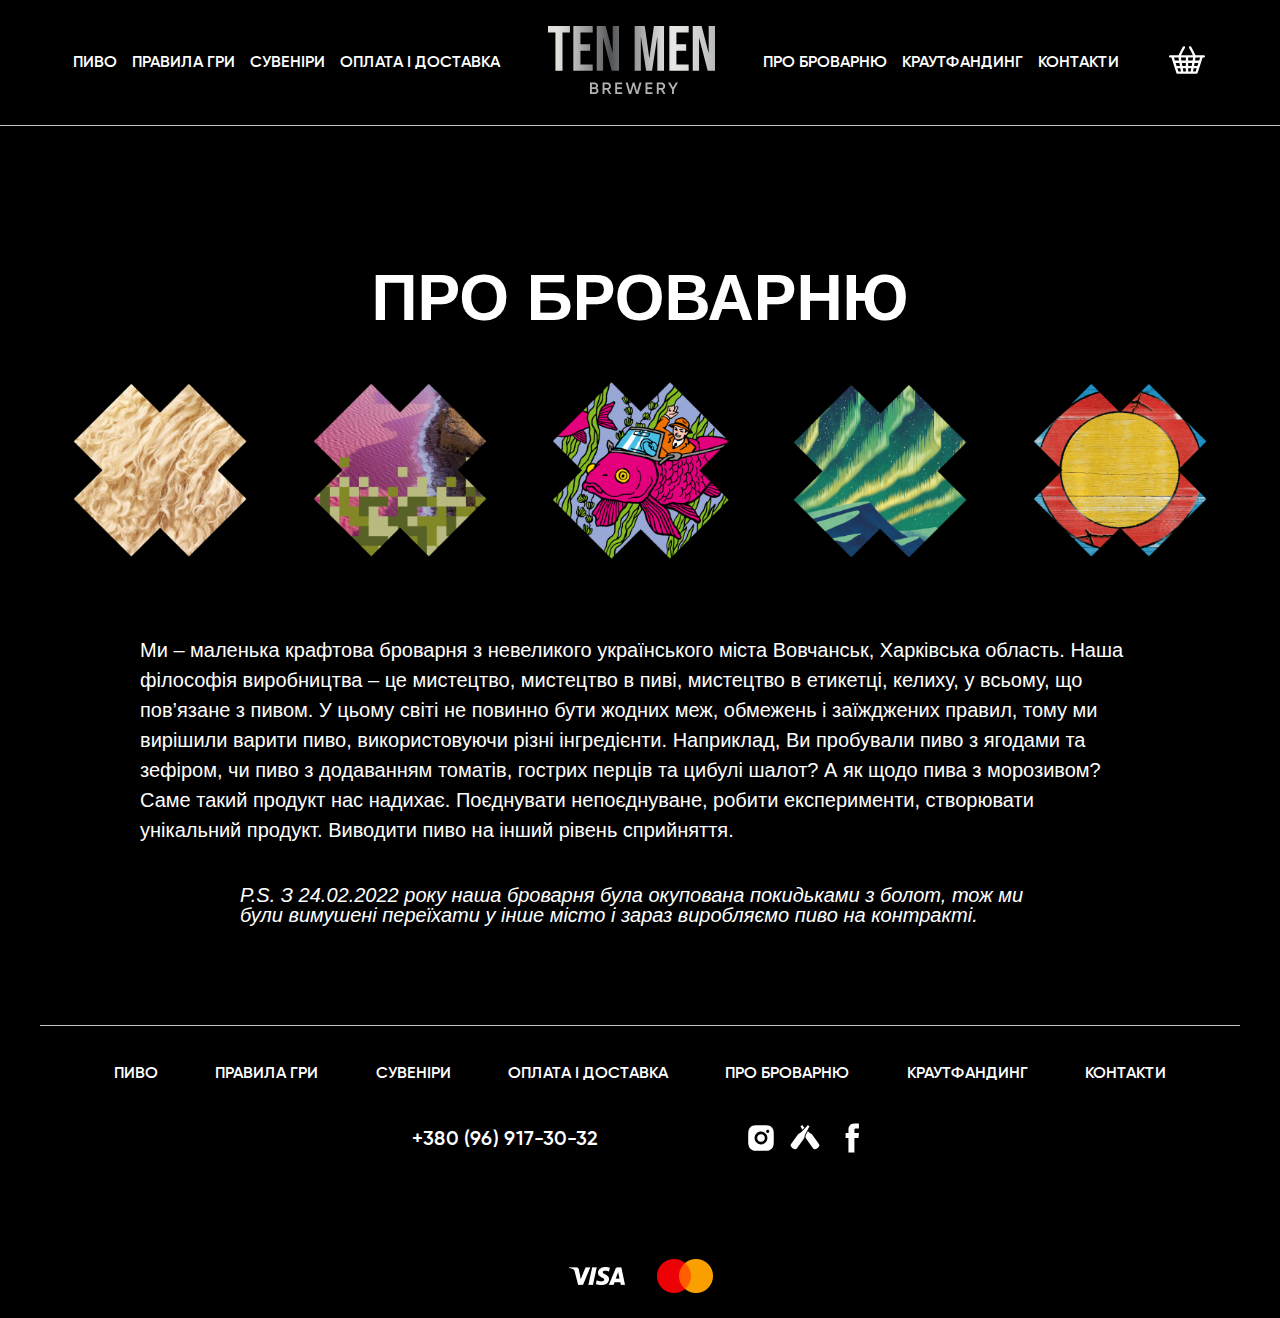
<file: about.html>
<!DOCTYPE html>
<html lang="en">
<head>
    <meta charset="UTF-8">
    <meta name="viewport" content="width=device-width, initial-scale=1.0">
    <title>About</title>
    <link rel="stylesheet" href="./css/main.css">
    <link rel="stylesheet" href="./css/about.css">
</head>
<body>
    <div class="wrapper">
        <header class="header">
            <div class="container">
                <nav class="menu">
                    <button class="menu__btn">
                        <span></span>
                        <span></span>
                        <span></span>
                    </button>
                    <div class="menu__left">
                        <ul class="menu-list">
                                <li class="menu__list-item">
                                <a href="./beerlist.html" class="menu__list-link green">
                                    Пиво
                                </a>
                            </li>
                            <li class="menu__list-item">
                                <a href="#" class="menu__list-link red">
                                    Правила гри
                                </a>
                            </li>
                            <li class="menu__list-item">
                                <a href="#" class="menu__list-link orange">
                                    Cувеніри
                                </a>
                            </li>
                            
                            <li class="menu__list-item">
                                <a href="./delivery-inform.html" class="menu__list-link light_green">
                                    Оплата і доставка
                                </a>
                            </li>
                        </ul>
                    </div>
                        <div class="logo__container">
                            <a href="./index.html" class="menu__list-logo">
                                <img class="Logo" src="./img/main-img/logo.svg" alt="Logo">
                            </a>
                        </div>
                        <div class="menu__right">
                            <ul class="menu-list">
                                <li class="menu__list-item">
                                    <a href="#" class="menu__list-link blue">
                                        Про броварню
                                    </a>
                                </li>
                                <li class="menu__list-item">
                                    <a href="#" class="menu__list-link violet">
                                        краутфандинг
                                    </a>
                                </li>
                                <li class="menu__list-item">
                                    <a href="./contacts.html" class="menu__list-link pink">
                                        контакти
                                    </a>
                                </li>
                            </ul>
                       
                        </div>
                        <li class="menu__list-shop js-cart-btn  ">
                            <a href="./basket.html">
                                <svg width="40" height="40" viewBox="0 0 40 40" fill="none" xmlns="http://www.w3.org/2000/svg">
                                <path d="M36.8534 15.1729L28.5133 15.1643C27.1933 12.2832 25.7438 9.46624 24.1649 6.71357C23.8466 6.15906 23.0906 5.96811 22.5409 6.28924C21.9818 6.61576 21.7957 7.35367 22.115 7.91142C23.471 10.2781 24.7321 12.6948 25.8983 15.1614H25.4191L14.1075 15.1499C15.2739 12.69 16.5331 10.2773 17.885 7.91178C18.2032 7.35511 18.0157 6.61432 17.4591 6.28924C16.9026 5.96415 16.1545 6.15726 15.8351 6.71465C14.2627 9.45916 12.8159 12.2698 11.495 15.1467L7.32797 15.1424L3.14656 15.1381C1.61907 15.1381 1.61655 17.5075 3.14656 17.5093H4.462C4.4687 17.5504 4.47748 17.591 4.48828 17.6312L8.77805 31.0377C8.98133 31.6735 9.18461 32.3088 9.38789 32.9436C9.42011 33.0415 9.46373 33.1353 9.51785 33.223C9.68813 33.5736 10.0219 33.8387 10.5323 33.8394L27.1053 33.8653L29.4677 33.8689C30.0746 33.8689 30.4368 33.4945 30.5613 33.0418C30.6182 32.9527 30.6638 32.8569 30.6971 32.7566L35.1341 19.1085C35.304 18.5868 35.4737 18.0649 35.6431 17.5428H36.8534C38.3809 17.5456 38.3834 15.1744 36.8534 15.1729ZM26.12 17.532C25.9431 18.5362 25.7665 19.5407 25.5901 20.5455L24.0835 20.5437L21.1988 20.5404C21.1988 19.8931 21.1994 19.2466 21.2006 18.6007C21.2006 18.2425 21.2006 17.8846 21.2006 17.5269L26.12 17.532ZM30.422 25.9352L27.0427 25.9306C27.2193 24.9265 27.396 23.9226 27.5726 22.9189L29.4968 22.921L31.4012 22.9232C31.0741 23.9279 30.7473 24.9323 30.4209 25.9363L30.422 25.9352ZM24.644 25.928L23.384 25.9262L21.1927 25.9234C21.1927 24.9198 21.1936 23.9162 21.1956 22.9124L25.1721 22.9171C24.9957 23.9208 24.8197 24.9245 24.644 25.928ZM23.6648 31.4894L21.188 31.4847C21.188 30.421 21.189 29.3574 21.1909 28.2939L24.2264 28.2978L23.91 30.0977C23.8281 30.562 23.7464 31.0259 23.6648 31.4894ZM16.3334 31.4778C16.1462 30.4141 15.9591 29.3504 15.7721 28.2867H16.616L18.8167 28.2896L18.8145 30.4832V31.4793L16.3334 31.4778ZM8.66537 22.898L12.427 22.9023L12.9548 25.9108H12.1376L9.62693 25.9072C9.30581 24.9039 8.98481 23.9008 8.66393 22.898H8.66537ZM14.8271 22.9052H15.919L18.8232 22.9088C18.8232 23.9121 18.8222 24.9155 18.8203 25.9191L15.356 25.9151L14.8271 22.9052ZM18.8286 17.5255L18.8253 20.5386L14.4103 20.5336C14.2663 19.7132 14.1223 18.8931 13.9783 18.0732L13.88 17.5205H14.582L18.8286 17.5255ZM11.4802 17.5179C11.6566 18.522 11.8331 19.5262 12.0098 20.5307L10.5057 20.5289L7.90397 20.5257L7.38665 18.9075C7.23761 18.4421 7.08869 17.9769 6.93989 17.5118L11.4802 17.5179ZM11.4082 31.4707C11.0677 30.4069 10.7272 29.3433 10.3869 28.2799L13.3727 28.2838C13.5167 29.0989 13.6601 29.914 13.8029 30.7291C13.8466 30.9778 13.8903 31.2262 13.934 31.4746H12.8957L11.4082 31.4707ZM26.0649 31.4933C26.2517 30.4296 26.4387 29.366 26.6262 28.3025H27.8635L29.6516 28.305L29.0436 30.175C28.8996 30.6152 28.7565 31.0552 28.6145 31.4951L26.0649 31.4933ZM32.1705 20.5527L27.9884 20.5491C28.0964 19.9341 28.2044 19.319 28.3124 18.7036L28.518 17.5356L32.6717 17.5399H33.1501C32.8235 18.5449 32.497 19.5491 32.1705 20.5527Z" fill="white" />
                                </svg>
                            </a>
                        </li>
                </nav>
                <div class="side-menu" id="sideMenu">
                    <span class="close-icon" onclick="toggleMenu()">&#10005;</span>
                    <ul class="menu-list side__menu-list">
                        <li class="menu__list-item">
                        <a href="./beerlist.html" class="menu__list-link green">
                            Пиво
                        </a>
                    </li>
                    <li class="menu__list-item">
                        <a href="#" class="menu__list-link red">
                            Правила гри
                        </a>
                    </li>
                    <li class="menu__list-item">
                        <a href="#" class="menu__list-link orange">
                            Cувеніри
                        </a>
                    </li>
                    
                    <li class="menu__list-item">
                        <a href="./delivery-inform.html" class="menu__list-link light_green">
                            Оплата і доставка
                        </a>
                    </li>
                    <li class="menu__list-item">
                        <a href="#" class="menu__list-link blue">
                            Про броварню
                        </a>
                    </li>
                    <li class="menu__list-item">
                        <a href="#" class="menu__list-link violet">
                            краутфандинг
                        </a>
                    </li>
                    <li class="menu__list-item">
                        <a href="./contacts.html" class="menu__list-link pink">
                            контакти
                        </a>
                    </li>
                </ul>
                </div>
            </div>
        </header>
        <main class="main">
            <section class="about">
                <div class="container"> 
                    <div class="about__content">
                        <div class="cart-shop js-cart">
                            <div class="cart__contetn-top">
                                <h1 class="cart-title">
                                    Ваше замовлення
                                </h1>
                                <div class="cart__close js-close-cart">
                                    <svg width="30" height="30" viewBox="0 0 30 30" fill="none" xmlns="http://www.w3.org/2000/svg">
                                        <path d="M25 7.67371L22.3263 5L15 12.3263L7.67371 5L5 7.67371L12.3263 15L5 22.3263L7.67371 25L15 17.6737L22.3263 25L25 22.3263L17.6737 15L25 7.67371Z" fill="white" />
                                      </svg>
                                </div>
                            </div>
                            <div class="cart__content">
                                <p class="cart-message">
                                    У кошику немає товарів!
                                </p>
                                <a href="./beerlist.html" class="cart-link">
                                    Продовжити покупки
                                </a>
                            </div>

                        </div>
                        <h1 class="title">
                            Про броварню
                        </h1>
                        <ul class="about__cards">
                            <li class="about__card">
                                <img src="./img/about-img/about-card1.png" alt="About-card">
                            </li>
                            <li class="about__card">
                                <img src="./img/about-img/about-card2.png" alt="About-card">
                            </li>
                            <li class="about__card">
                                <img src="./img/about-img/about-card3.png" alt="About-card">
                            </li>
                            <li class="about__card">
                                <img src="./img/about-img/about-card4.png" alt="About-card">
                            </li>
                            <li class="about__card">
                                <img src="./img/about-img/about-card5.png" alt="About-card">
                            </li>
                        </ul>
                        <p class="about__text">
                            Ми – маленька крафтова броварня з невеликого українського міста Вовчанськ,
                            Харківська область. Наша філософія виробництва – це мистецтво, мистецтво в пиві,
                            мистецтво в етикетці, келиху, у всьому, що пов’язане з пивом.
                            У цьому світі не повинно бути жодних меж, обмежень і заїжджених правил,
                            тому ми вирішили варити пиво, використовуючи різні інгредієнти.
                            Наприклад, Ви пробували пиво з ягодами та зефіром, чи пиво з додаванням томатів,
                            гострих перців та цибулі шалот? А як щодо пива з морозивом? Саме такий продукт нас надихає.
                            Поєднувати непоєднуване, робити експерименти, створювати унікальний продукт.
                            Виводити пиво на інший рівень сприйняття.
                        </p>
                        <p class="about__prev">
                            P.S. З 24.02.2022 року наша броварня була окупована покидьками з болот,
                            тож ми були вимушені переїхати у інше місто і зараз виробляємо пиво на контракті.
                        </p>
                    </div>
                </div>
            </section>
            
        </main>
        <footer class="footer">
            <div class="container">
                <div class="footer__content">
                    <nav class="footer-menu">
                        <ul class="menu-list footer__menu-list">
                            <li class="menu__list-item">
                                <a href="./beerlist.html" class="menu__list-link green">
                                    Пиво
                                </a>
                            </li>
                            <li class="menu__list-item">
                                <a href="#" class="menu__list-link red">
                                    Правила гри
                                </a>
                            </li>
                            <li class="menu__list-item">
                                <a href="#" class="menu__list-link orange">
                                    Cувеніри
                                </a>
                            </li>
                            <li class="menu__list-item">
                                <a href="./delivery-inform.html" class="menu__list-link light_green">
                                    Оплата і доставка
                                </a>
                            </li>
                            <li class="menu__list-item">
                                <a href="#" class="menu__list-link blue">
                                    Про броварню
                                </a>
                            </li>
                            <li class="menu__list-item">
                                <a href="#" class="menu__list-link violet">
                                    краутфандинг
                                </a>
                            </li>
                            <li class="menu__list-item">
                                <a href="./contacts.html" class="menu__list-link pink">
                                    контакти
                                </a>
                            </li>
                        </ul>
                    </nav>
                    <ul class="footer__contacts">
                        <li class="footer__contact">
                            <a href="tel:380969173032"  class="footer__contact-number">
                                +380 (96) 917-30-32
                            </a>
                            <ul class="footer__social-list">
                                <li class="social__list-item">
                                    <a href="#" class="social__list-link">
                                        <svg width="26" height="26" viewBox="0 0 26 26" fill="none" xmlns="http://www.w3.org/2000/svg">
                                        <path d="M13 0.200012C16.4777 0.200012 16.9116 0.212812 18.2761 0.276812C19.6393 0.340812 20.5673 0.554572 21.384 0.872012C22.2288 1.19713 22.9404 1.63745 23.6521 2.34785C24.303 2.98772 24.8066 3.76173 25.128 4.61601C25.4441 5.43137 25.6592 6.36065 25.7232 7.72385C25.7833 9.08833 25.8 9.52225 25.8 13C25.8 16.4778 25.7872 16.9117 25.7232 18.2762C25.6592 19.6394 25.4441 20.5674 25.128 21.384C24.8075 22.2388 24.3038 23.013 23.6521 23.6522C23.0121 24.3028 22.2381 24.8064 21.384 25.128C20.5686 25.4442 19.6393 25.6592 18.2761 25.7232C16.9116 25.7834 16.4777 25.8 13 25.8C9.52219 25.8 9.08827 25.7872 7.72379 25.7232C6.36059 25.6592 5.43259 25.4442 4.61595 25.128C3.76133 24.8073 2.98719 24.3036 2.34779 23.6522C1.69679 23.0124 1.19314 22.2384 0.871951 21.384C0.554511 20.5687 0.340751 19.6394 0.276751 18.2762C0.216591 16.9117 0.199951 16.4778 0.199951 13C0.199951 9.52225 0.212751 9.08833 0.276751 7.72385C0.340751 6.35937 0.554511 5.43265 0.871951 4.61601C1.19225 3.7612 1.69602 2.98698 2.34779 2.34785C2.98737 1.69663 3.76146 1.19295 4.61595 0.872012C5.43259 0.554572 6.35931 0.340812 7.72379 0.276812C9.08827 0.216652 9.52219 0.200012 13 0.200012ZM13 6.60001C11.3026 6.60001 9.6747 7.2743 8.47447 8.47453C7.27424 9.67476 6.59995 11.3026 6.59995 13C6.59995 14.6974 7.27424 16.3253 8.47447 17.5255C9.6747 18.7257 11.3026 19.4 13 19.4C14.6973 19.4 16.3252 18.7257 17.5254 17.5255C18.7257 16.3253 19.4 14.6974 19.4 13C19.4 11.3026 18.7257 9.67476 17.5254 8.47453C16.3252 7.2743 14.6973 6.60001 13 6.60001ZM21.32 6.28001C21.32 5.85567 21.1514 5.4487 20.8513 5.14864C20.5513 4.84858 20.1443 4.68001 19.72 4.68001C19.2956 4.68001 18.8886 4.84858 18.5886 5.14864C18.2885 5.4487 18.12 5.85567 18.12 6.28001C18.12 6.70436 18.2885 7.11132 18.5886 7.41138C18.8886 7.71144 19.2956 7.88001 19.72 7.88001C20.1443 7.88001 20.5513 7.71144 20.8513 7.41138C21.1514 7.11132 21.32 6.70436 21.32 6.28001ZM13 9.16001C14.0184 9.16001 14.9951 9.56458 15.7152 10.2847C16.4354 11.0049 16.84 11.9816 16.84 13C16.84 14.0184 16.4354 14.9952 15.7152 15.7153C14.9951 16.4354 14.0184 16.84 13 16.84C11.9815 16.84 11.0048 16.4354 10.2847 15.7153C9.56452 14.9952 9.15995 14.0184 9.15995 13C9.15995 11.9816 9.56452 11.0049 10.2847 10.2847C11.0048 9.56458 11.9815 9.16001 13 9.16001Z" fill="white" />
                                        </svg>
                                    </a>
                                </li>
                                <li class="social__list-item">
                                    <a href="#" class="social__list-link">
                                        <svg width="32" height="32" viewBox="0 0 32 32" fill="none" xmlns="http://www.w3.org/2000/svg">
                                        <path d="M14.8005 16.7746L7.8118 26.5341C7.45421 27.0333 6.85181 27.2961 6.24222 27.2205C5.54863 27.1341 4.59344 26.8737 3.60825 26.1657C2.62306 25.4577 2.07107 24.6345 1.76747 24.0033C1.63617 23.7314 1.58047 23.4292 1.60623 23.1283C1.63199 22.8274 1.73825 22.539 1.91387 22.2934L8.90259 12.5339C9.23522 12.0691 9.67155 11.6883 10.177 11.4215L11.5522 10.6967C11.8282 10.5515 12.0754 10.3571 12.2817 10.1231C12.9489 9.36592 14.7405 7.38235 17.9169 4.17479L17.9721 3.92039C17.9785 3.89179 17.9927 3.86549 18.013 3.84434C18.0333 3.82319 18.059 3.80799 18.0873 3.80039L18.2625 3.75599C18.2993 3.74652 18.3317 3.72437 18.3538 3.69343C18.376 3.66249 18.3866 3.62474 18.3837 3.58679L18.3657 3.3708C18.3637 3.34963 18.3661 3.32828 18.3727 3.30806C18.3792 3.28785 18.3899 3.26919 18.4039 3.25323C18.418 3.23727 18.4351 3.22435 18.4543 3.21527C18.4736 3.20618 18.4944 3.20112 18.5157 3.2004C18.7269 3.1944 19.1373 3.2556 19.7169 3.67199C20.2965 4.08839 20.4849 4.45918 20.5473 4.66078C20.5534 4.68119 20.5553 4.70264 20.5528 4.7238C20.5503 4.74497 20.5435 4.7654 20.5328 4.78384C20.5222 4.80228 20.5078 4.81834 20.4907 4.83102C20.4736 4.8437 20.454 4.85274 20.4333 4.85758L20.2233 4.91038C20.1862 4.91941 20.1535 4.94146 20.1313 4.9725C20.109 5.00355 20.0987 5.04154 20.1021 5.07957L20.1165 5.25957C20.1189 5.28878 20.1131 5.31807 20.0997 5.34415C20.0863 5.37023 20.066 5.39206 20.0409 5.40717L19.8177 5.54157C17.8029 9.58432 16.5009 11.9207 15.9981 12.7967C15.8433 13.0677 15.7389 13.3645 15.6897 13.6727L15.4437 15.2099C15.3536 15.7747 15.1334 16.3108 14.8005 16.7758V16.7746ZM30.0871 22.2922L23.0984 12.5327C22.7658 12.0679 22.3295 11.6871 21.824 11.4203L20.4489 10.6943C20.1728 10.5491 19.9256 10.3547 19.7193 10.1207C19.4867 9.85708 19.2519 9.59547 19.0149 9.33592C19.0033 9.32385 18.9891 9.31464 18.9734 9.30906C18.9576 9.30347 18.9408 9.30165 18.9242 9.30375C18.9077 9.30586 18.8918 9.31181 18.878 9.32115C18.8641 9.33049 18.8526 9.34295 18.8445 9.35752C18.1708 10.6597 17.4727 11.9492 16.7505 13.2251C16.6472 13.405 16.5777 13.6022 16.5453 13.8071C16.4757 14.2455 16.4757 14.6922 16.5453 15.1307L16.5573 15.2075C16.6473 15.7726 16.8681 16.309 17.2005 16.7734L24.1892 26.5329C24.5444 27.0285 25.1372 27.2949 25.742 27.2217C26.7008 27.0993 27.6129 26.7356 28.3928 26.1645C29.1781 25.61 29.8108 24.8662 30.2323 24.0021C30.3639 23.7303 30.4197 23.428 30.394 23.1271C30.3682 22.8261 30.263 22.5377 30.0871 22.2922ZM11.5678 4.85518L11.7778 4.90798C11.8147 4.91724 11.8472 4.93933 11.8694 4.97032C11.8916 5.00131 11.9021 5.03918 11.899 5.07718L11.8846 5.25717C11.882 5.28639 11.8877 5.31574 11.9011 5.34185C11.9145 5.36796 11.935 5.38976 11.9602 5.40477L12.1834 5.53917C12.5565 6.28676 12.9021 6.97195 13.2261 7.60434C13.2573 7.66554 13.3353 7.67634 13.3809 7.62714C13.9053 7.06435 14.5377 6.39716 15.2829 5.62557C15.3129 5.59541 15.33 5.55481 15.3307 5.5123C15.3313 5.46978 15.3155 5.42866 15.2865 5.39757C14.9085 5.01118 14.5125 4.60678 14.0841 4.17359L14.0289 3.91919C14.0228 3.89058 14.0088 3.86426 13.9884 3.84326C13.968 3.82225 13.9421 3.80739 13.9137 3.80039L13.7385 3.75599C13.7017 3.74652 13.6693 3.72437 13.6472 3.69343C13.625 3.66249 13.6144 3.62474 13.6173 3.58679L13.6353 3.3708C13.6373 3.34982 13.635 3.32867 13.6286 3.3086C13.6221 3.28854 13.6117 3.26999 13.5979 3.25407C13.5841 3.23815 13.5673 3.22518 13.5483 3.21596C13.5294 3.20673 13.5088 3.20144 13.4877 3.2004C13.2777 3.1944 12.8661 3.2544 12.2853 3.67199C11.7058 4.08839 11.5174 4.45918 11.455 4.66078C11.4488 4.68119 11.4469 4.70264 11.4494 4.7238C11.4519 4.74497 11.4587 4.7654 11.4694 4.78384C11.4801 4.80228 11.4944 4.81834 11.5115 4.83102C11.5287 4.8437 11.5482 4.85274 11.569 4.85758L11.5678 4.85518Z" fill="white" />
                                        </svg>
                                    </a>
                                </li>
                                <li class="social__list-item">
                                    <a href="#" class="social__list-link">
                                        <svg width="32" height="32" viewBox="0 0 32 32" fill="none" xmlns="http://www.w3.org/2000/svg">
                                        <path d="M22.9825 10.9256H18.4249V7.93648C18.4249 6.81393 19.1689 6.55222 19.6929 6.55222C20.2157 6.55222 22.9091 6.55222 22.9091 6.55222V1.61729L18.4797 1.60001C13.5627 1.60001 12.4437 5.28064 12.4437 7.63602V10.9256H9.6001V16.0107H12.4437C12.4437 22.5368 12.4437 30.4 12.4437 30.4H18.4249C18.4249 30.4 18.4249 22.4593 18.4249 16.0107H22.4608L22.9825 10.9256Z" fill="white" />
                                        </svg>
                                    </a>
                                </li>
                            </ul>
                        </li>
                    </ul>
                    <div class="footer__parthner">
                        <div class="footer__part-image">
                            <img src="./img/main-img/Visa.png" alt="Images-Visa">
                        </div>
                        <div class="footer__part-image">
                            <img src="./img/main-img/Mastercard.png" alt="Images-MasterCard">
                        </div>
                    </div>
                    
                </div>
            </div>
        </footer>
    </div>
    <script src="./js/main.js"></script>
    <script src="./js/adaptiveMenu.js"></script>

    
</body>
</html>
</file>
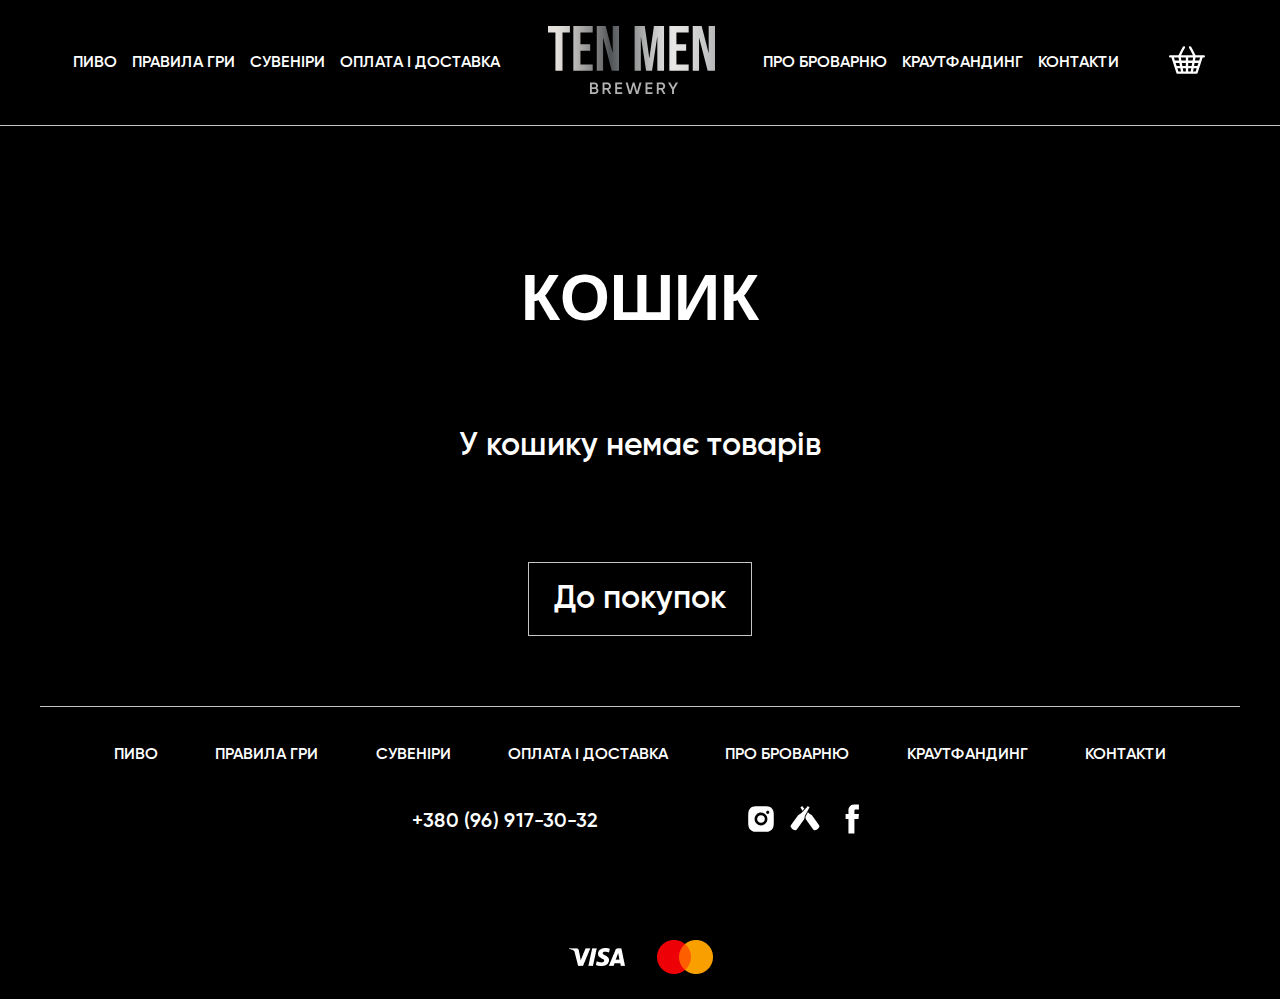
<file: basket.html>
<!DOCTYPE html>
<html lang="en">
<head>
    <meta charset="UTF-8">
    <meta name="viewport" content="width=device-width, initial-scale=1.0">
    <title>Main</title>
    <link rel="stylesheet" href="./css/main.css">
    <link rel="stylesheet" href="./css/basket.css">
    <link rel="stylesheet" href="./css/beerlist.css">
</head>
<body>
    <div class="wrapper">
        <header class="header">
            <div class="container">
                <nav class="menu">
                    <button class="menu__btn">
                        <span></span>
                        <span></span>
                        <span></span>
                    </button>
                    <div class="menu__left">
                        <ul class="menu-list">
                                <li class="menu__list-item">
                                <a href="./beerlist.html" class="menu__list-link green">
                                    Пиво
                                </a>
                            </li>
                            <li class="menu__list-item">
                                <a href="#" class="menu__list-link red">
                                    Правила гри
                                </a>
                            </li>
                            <li class="menu__list-item">
                                <a href="#" class="menu__list-link orange">
                                    Cувеніри
                                </a>
                            </li>
                            
                            <li class="menu__list-item">
                                <a href="./delivery-inform.html" class="menu__list-link light_green">
                                    Оплата і доставка
                                </a>
                            </li>
                        </ul>
                    </div>
                        <div class="logo__container">
                            <a href="./index.html" class="menu__list-logo">
                                <img class="Logo" src="./img/main-img/logo.svg" alt="Logo">
                            </a>
                        </div>
                        <div class="menu__right">
                            <ul class="menu-list">
                                <li class="menu__list-item">
                                    <a href="./about.html" class="menu__list-link blue">
                                        Про броварню
                                    </a>
                                </li>
                                <li class="menu__list-item">
                                    <a href="#" class="menu__list-link violet">
                                        краутфандинг
                                    </a>
                                </li>
                                <li class="menu__list-item">
                                    <a href="./contacts.html" class="menu__list-link pink">
                                        контакти
                                    </a>
                                </li>
                            </ul>
                       
                        </div>
                        <li class="menu__list-shop js-cart-btn  ">
                            <svg width="40" height="40" viewBox="0 0 40 40" fill="none" xmlns="http://www.w3.org/2000/svg">
                            <path d="M36.8534 15.1729L28.5133 15.1643C27.1933 12.2832 25.7438 9.46624 24.1649 6.71357C23.8466 6.15906 23.0906 5.96811 22.5409 6.28924C21.9818 6.61576 21.7957 7.35367 22.115 7.91142C23.471 10.2781 24.7321 12.6948 25.8983 15.1614H25.4191L14.1075 15.1499C15.2739 12.69 16.5331 10.2773 17.885 7.91178C18.2032 7.35511 18.0157 6.61432 17.4591 6.28924C16.9026 5.96415 16.1545 6.15726 15.8351 6.71465C14.2627 9.45916 12.8159 12.2698 11.495 15.1467L7.32797 15.1424L3.14656 15.1381C1.61907 15.1381 1.61655 17.5075 3.14656 17.5093H4.462C4.4687 17.5504 4.47748 17.591 4.48828 17.6312L8.77805 31.0377C8.98133 31.6735 9.18461 32.3088 9.38789 32.9436C9.42011 33.0415 9.46373 33.1353 9.51785 33.223C9.68813 33.5736 10.0219 33.8387 10.5323 33.8394L27.1053 33.8653L29.4677 33.8689C30.0746 33.8689 30.4368 33.4945 30.5613 33.0418C30.6182 32.9527 30.6638 32.8569 30.6971 32.7566L35.1341 19.1085C35.304 18.5868 35.4737 18.0649 35.6431 17.5428H36.8534C38.3809 17.5456 38.3834 15.1744 36.8534 15.1729ZM26.12 17.532C25.9431 18.5362 25.7665 19.5407 25.5901 20.5455L24.0835 20.5437L21.1988 20.5404C21.1988 19.8931 21.1994 19.2466 21.2006 18.6007C21.2006 18.2425 21.2006 17.8846 21.2006 17.5269L26.12 17.532ZM30.422 25.9352L27.0427 25.9306C27.2193 24.9265 27.396 23.9226 27.5726 22.9189L29.4968 22.921L31.4012 22.9232C31.0741 23.9279 30.7473 24.9323 30.4209 25.9363L30.422 25.9352ZM24.644 25.928L23.384 25.9262L21.1927 25.9234C21.1927 24.9198 21.1936 23.9162 21.1956 22.9124L25.1721 22.9171C24.9957 23.9208 24.8197 24.9245 24.644 25.928ZM23.6648 31.4894L21.188 31.4847C21.188 30.421 21.189 29.3574 21.1909 28.2939L24.2264 28.2978L23.91 30.0977C23.8281 30.562 23.7464 31.0259 23.6648 31.4894ZM16.3334 31.4778C16.1462 30.4141 15.9591 29.3504 15.7721 28.2867H16.616L18.8167 28.2896L18.8145 30.4832V31.4793L16.3334 31.4778ZM8.66537 22.898L12.427 22.9023L12.9548 25.9108H12.1376L9.62693 25.9072C9.30581 24.9039 8.98481 23.9008 8.66393 22.898H8.66537ZM14.8271 22.9052H15.919L18.8232 22.9088C18.8232 23.9121 18.8222 24.9155 18.8203 25.9191L15.356 25.9151L14.8271 22.9052ZM18.8286 17.5255L18.8253 20.5386L14.4103 20.5336C14.2663 19.7132 14.1223 18.8931 13.9783 18.0732L13.88 17.5205H14.582L18.8286 17.5255ZM11.4802 17.5179C11.6566 18.522 11.8331 19.5262 12.0098 20.5307L10.5057 20.5289L7.90397 20.5257L7.38665 18.9075C7.23761 18.4421 7.08869 17.9769 6.93989 17.5118L11.4802 17.5179ZM11.4082 31.4707C11.0677 30.4069 10.7272 29.3433 10.3869 28.2799L13.3727 28.2838C13.5167 29.0989 13.6601 29.914 13.8029 30.7291C13.8466 30.9778 13.8903 31.2262 13.934 31.4746H12.8957L11.4082 31.4707ZM26.0649 31.4933C26.2517 30.4296 26.4387 29.366 26.6262 28.3025H27.8635L29.6516 28.305L29.0436 30.175C28.8996 30.6152 28.7565 31.0552 28.6145 31.4951L26.0649 31.4933ZM32.1705 20.5527L27.9884 20.5491C28.0964 19.9341 28.2044 19.319 28.3124 18.7036L28.518 17.5356L32.6717 17.5399H33.1501C32.8235 18.5449 32.497 19.5491 32.1705 20.5527Z" fill="white" />
                            </svg>
                        </li>
                </nav>
                <div class="side-menu" id="sideMenu">
                    <span class="close-icon" onclick="toggleMenu()">&#10005;</span>
                    <ul class="menu-list side__menu-list">
                        <li class="menu__list-item">
                        <a href="./beerlist.html" class="menu__list-link green">
                            Пиво
                        </a>
                    </li>
                    <li class="menu__list-item">
                        <a href="#" class="menu__list-link red">
                            Правила гри
                        </a>
                    </li>
                    <li class="menu__list-item">
                        <a href="#" class="menu__list-link orange">
                            Cувеніри
                        </a>
                    </li>
                    
                    <li class="menu__list-item">
                        <a href="./delivery-inform.html" class="menu__list-link light_green">
                            Оплата і доставка
                        </a>
                    </li>
                    <li class="menu__list-item">
                        <a href="./about.html" class="menu__list-link blue">
                            Про броварню
                        </a>
                    </li>
                    <li class="menu__list-item">
                        <a href="#" class="menu__list-link violet">
                            краутфандинг
                        </a>
                    </li>
                    <li class="menu__list-item">
                        <a href="./contacts.html" class="menu__list-link pink">
                            контакти
                        </a>
                    </li>
                </ul>
                </div>
            </div>
        </header>
        <main class="main">
            <section class="basket">
                <div class="container">
                    <div class="basket__content"> 
                        <h1 class="title">
                            Кошик
                        </h1>
                        <div class="basket__wrapper">
                            <div class="basket__text" data-basket-empty>
                                <p class="basket__message">
                                    У кошику немає товарів
                                </p>
                                <a href="./beerlist.html" class="basket-link">
                                    До покупок
                                </a>
                            </div>
                        </div>
                        <div class="basket-wrapper">
                            
                        </div>
                        <div class="cart-total" id="cart-total">
                            <p>
                                <span class="h5">Сума замовлення:</span><span class="total-price">0</span>
                                <span class="uan">₴</span>
                            </p>
                        </div>
                        <div class="basket__btn-container" id="order-form">
                            <form action="">
                                <button type="submit" class=" btn-primary basket__btn">оформити замовлення</button>
                            </form>
                        </div>
                        
                    </div>
                </div>
            </section>
        </main>
        <footer class="footer">
            <div class="container">
                <div class="footer__content">
                    <nav class="footer-menu">
                        <ul class="menu-list footer__menu-list">
                            <li class="menu__list-item">
                                <a href="./beerlist.html" class="menu__list-link green">
                                    Пиво
                                </a>
                            </li>
                            <li class="menu__list-item">
                                <a href="#" class="menu__list-link red">
                                    Правила гри
                                </a>
                            </li>
                            <li class="menu__list-item">
                                <a href="#" class="menu__list-link orange">
                                    Cувеніри
                                </a>
                            </li>
                            <li class="menu__list-item">
                                <a href="./delivery-inform.html" class="menu__list-link light_green">
                                    Оплата і доставка
                                </a>
                            </li>
                            <li class="menu__list-item">
                                <a href="./about.html" class="menu__list-link blue">
                                    Про броварню
                                </a>
                            </li>
                            <li class="menu__list-item">
                                <a href="#" class="menu__list-link violet">
                                    краутфандинг
                                </a>
                            </li>
                            <li class="menu__list-item">
                                <a href="./contacts.html" class="menu__list-link pink">
                                    контакти
                                </a>
                            </li>
                        </ul>
                    </nav>
                    <ul class="footer__contacts">
                        <li class="footer__contact">
                            <a href="tel:380969173032"  class="footer__contact-number">
                                +380 (96) 917-30-32
                            </a>
                            <ul class="footer__social-list">
                                <li class="social__list-item">
                                    <a href="#" class="social__list-link">
                                        <svg width="26" height="26" viewBox="0 0 26 26" fill="none" xmlns="http://www.w3.org/2000/svg">
                                        <path d="M13 0.200012C16.4777 0.200012 16.9116 0.212812 18.2761 0.276812C19.6393 0.340812 20.5673 0.554572 21.384 0.872012C22.2288 1.19713 22.9404 1.63745 23.6521 2.34785C24.303 2.98772 24.8066 3.76173 25.128 4.61601C25.4441 5.43137 25.6592 6.36065 25.7232 7.72385C25.7833 9.08833 25.8 9.52225 25.8 13C25.8 16.4778 25.7872 16.9117 25.7232 18.2762C25.6592 19.6394 25.4441 20.5674 25.128 21.384C24.8075 22.2388 24.3038 23.013 23.6521 23.6522C23.0121 24.3028 22.2381 24.8064 21.384 25.128C20.5686 25.4442 19.6393 25.6592 18.2761 25.7232C16.9116 25.7834 16.4777 25.8 13 25.8C9.52219 25.8 9.08827 25.7872 7.72379 25.7232C6.36059 25.6592 5.43259 25.4442 4.61595 25.128C3.76133 24.8073 2.98719 24.3036 2.34779 23.6522C1.69679 23.0124 1.19314 22.2384 0.871951 21.384C0.554511 20.5687 0.340751 19.6394 0.276751 18.2762C0.216591 16.9117 0.199951 16.4778 0.199951 13C0.199951 9.52225 0.212751 9.08833 0.276751 7.72385C0.340751 6.35937 0.554511 5.43265 0.871951 4.61601C1.19225 3.7612 1.69602 2.98698 2.34779 2.34785C2.98737 1.69663 3.76146 1.19295 4.61595 0.872012C5.43259 0.554572 6.35931 0.340812 7.72379 0.276812C9.08827 0.216652 9.52219 0.200012 13 0.200012ZM13 6.60001C11.3026 6.60001 9.6747 7.2743 8.47447 8.47453C7.27424 9.67476 6.59995 11.3026 6.59995 13C6.59995 14.6974 7.27424 16.3253 8.47447 17.5255C9.6747 18.7257 11.3026 19.4 13 19.4C14.6973 19.4 16.3252 18.7257 17.5254 17.5255C18.7257 16.3253 19.4 14.6974 19.4 13C19.4 11.3026 18.7257 9.67476 17.5254 8.47453C16.3252 7.2743 14.6973 6.60001 13 6.60001ZM21.32 6.28001C21.32 5.85567 21.1514 5.4487 20.8513 5.14864C20.5513 4.84858 20.1443 4.68001 19.72 4.68001C19.2956 4.68001 18.8886 4.84858 18.5886 5.14864C18.2885 5.4487 18.12 5.85567 18.12 6.28001C18.12 6.70436 18.2885 7.11132 18.5886 7.41138C18.8886 7.71144 19.2956 7.88001 19.72 7.88001C20.1443 7.88001 20.5513 7.71144 20.8513 7.41138C21.1514 7.11132 21.32 6.70436 21.32 6.28001ZM13 9.16001C14.0184 9.16001 14.9951 9.56458 15.7152 10.2847C16.4354 11.0049 16.84 11.9816 16.84 13C16.84 14.0184 16.4354 14.9952 15.7152 15.7153C14.9951 16.4354 14.0184 16.84 13 16.84C11.9815 16.84 11.0048 16.4354 10.2847 15.7153C9.56452 14.9952 9.15995 14.0184 9.15995 13C9.15995 11.9816 9.56452 11.0049 10.2847 10.2847C11.0048 9.56458 11.9815 9.16001 13 9.16001Z" fill="white" />
                                        </svg>
                                    </a>
                                </li>
                                <li class="social__list-item">
                                    <a href="#" class="social__list-link">
                                        <svg width="32" height="32" viewBox="0 0 32 32" fill="none" xmlns="http://www.w3.org/2000/svg">
                                        <path d="M14.8005 16.7746L7.8118 26.5341C7.45421 27.0333 6.85181 27.2961 6.24222 27.2205C5.54863 27.1341 4.59344 26.8737 3.60825 26.1657C2.62306 25.4577 2.07107 24.6345 1.76747 24.0033C1.63617 23.7314 1.58047 23.4292 1.60623 23.1283C1.63199 22.8274 1.73825 22.539 1.91387 22.2934L8.90259 12.5339C9.23522 12.0691 9.67155 11.6883 10.177 11.4215L11.5522 10.6967C11.8282 10.5515 12.0754 10.3571 12.2817 10.1231C12.9489 9.36592 14.7405 7.38235 17.9169 4.17479L17.9721 3.92039C17.9785 3.89179 17.9927 3.86549 18.013 3.84434C18.0333 3.82319 18.059 3.80799 18.0873 3.80039L18.2625 3.75599C18.2993 3.74652 18.3317 3.72437 18.3538 3.69343C18.376 3.66249 18.3866 3.62474 18.3837 3.58679L18.3657 3.3708C18.3637 3.34963 18.3661 3.32828 18.3727 3.30806C18.3792 3.28785 18.3899 3.26919 18.4039 3.25323C18.418 3.23727 18.4351 3.22435 18.4543 3.21527C18.4736 3.20618 18.4944 3.20112 18.5157 3.2004C18.7269 3.1944 19.1373 3.2556 19.7169 3.67199C20.2965 4.08839 20.4849 4.45918 20.5473 4.66078C20.5534 4.68119 20.5553 4.70264 20.5528 4.7238C20.5503 4.74497 20.5435 4.7654 20.5328 4.78384C20.5222 4.80228 20.5078 4.81834 20.4907 4.83102C20.4736 4.8437 20.454 4.85274 20.4333 4.85758L20.2233 4.91038C20.1862 4.91941 20.1535 4.94146 20.1313 4.9725C20.109 5.00355 20.0987 5.04154 20.1021 5.07957L20.1165 5.25957C20.1189 5.28878 20.1131 5.31807 20.0997 5.34415C20.0863 5.37023 20.066 5.39206 20.0409 5.40717L19.8177 5.54157C17.8029 9.58432 16.5009 11.9207 15.9981 12.7967C15.8433 13.0677 15.7389 13.3645 15.6897 13.6727L15.4437 15.2099C15.3536 15.7747 15.1334 16.3108 14.8005 16.7758V16.7746ZM30.0871 22.2922L23.0984 12.5327C22.7658 12.0679 22.3295 11.6871 21.824 11.4203L20.4489 10.6943C20.1728 10.5491 19.9256 10.3547 19.7193 10.1207C19.4867 9.85708 19.2519 9.59547 19.0149 9.33592C19.0033 9.32385 18.9891 9.31464 18.9734 9.30906C18.9576 9.30347 18.9408 9.30165 18.9242 9.30375C18.9077 9.30586 18.8918 9.31181 18.878 9.32115C18.8641 9.33049 18.8526 9.34295 18.8445 9.35752C18.1708 10.6597 17.4727 11.9492 16.7505 13.2251C16.6472 13.405 16.5777 13.6022 16.5453 13.8071C16.4757 14.2455 16.4757 14.6922 16.5453 15.1307L16.5573 15.2075C16.6473 15.7726 16.8681 16.309 17.2005 16.7734L24.1892 26.5329C24.5444 27.0285 25.1372 27.2949 25.742 27.2217C26.7008 27.0993 27.6129 26.7356 28.3928 26.1645C29.1781 25.61 29.8108 24.8662 30.2323 24.0021C30.3639 23.7303 30.4197 23.428 30.394 23.1271C30.3682 22.8261 30.263 22.5377 30.0871 22.2922ZM11.5678 4.85518L11.7778 4.90798C11.8147 4.91724 11.8472 4.93933 11.8694 4.97032C11.8916 5.00131 11.9021 5.03918 11.899 5.07718L11.8846 5.25717C11.882 5.28639 11.8877 5.31574 11.9011 5.34185C11.9145 5.36796 11.935 5.38976 11.9602 5.40477L12.1834 5.53917C12.5565 6.28676 12.9021 6.97195 13.2261 7.60434C13.2573 7.66554 13.3353 7.67634 13.3809 7.62714C13.9053 7.06435 14.5377 6.39716 15.2829 5.62557C15.3129 5.59541 15.33 5.55481 15.3307 5.5123C15.3313 5.46978 15.3155 5.42866 15.2865 5.39757C14.9085 5.01118 14.5125 4.60678 14.0841 4.17359L14.0289 3.91919C14.0228 3.89058 14.0088 3.86426 13.9884 3.84326C13.968 3.82225 13.9421 3.80739 13.9137 3.80039L13.7385 3.75599C13.7017 3.74652 13.6693 3.72437 13.6472 3.69343C13.625 3.66249 13.6144 3.62474 13.6173 3.58679L13.6353 3.3708C13.6373 3.34982 13.635 3.32867 13.6286 3.3086C13.6221 3.28854 13.6117 3.26999 13.5979 3.25407C13.5841 3.23815 13.5673 3.22518 13.5483 3.21596C13.5294 3.20673 13.5088 3.20144 13.4877 3.2004C13.2777 3.1944 12.8661 3.2544 12.2853 3.67199C11.7058 4.08839 11.5174 4.45918 11.455 4.66078C11.4488 4.68119 11.4469 4.70264 11.4494 4.7238C11.4519 4.74497 11.4587 4.7654 11.4694 4.78384C11.4801 4.80228 11.4944 4.81834 11.5115 4.83102C11.5287 4.8437 11.5482 4.85274 11.569 4.85758L11.5678 4.85518Z" fill="white" />
                                        </svg>
                                    </a>
                                </li>
                                <li class="social__list-item">
                                    <a href="#" class="social__list-link">
                                        <svg width="32" height="32" viewBox="0 0 32 32" fill="none" xmlns="http://www.w3.org/2000/svg">
                                        <path d="M22.9825 10.9256H18.4249V7.93648C18.4249 6.81393 19.1689 6.55222 19.6929 6.55222C20.2157 6.55222 22.9091 6.55222 22.9091 6.55222V1.61729L18.4797 1.60001C13.5627 1.60001 12.4437 5.28064 12.4437 7.63602V10.9256H9.6001V16.0107H12.4437C12.4437 22.5368 12.4437 30.4 12.4437 30.4H18.4249C18.4249 30.4 18.4249 22.4593 18.4249 16.0107H22.4608L22.9825 10.9256Z" fill="white" />
                                        </svg>
                                    </a>
                                </li>
                            </ul>
                        </li>
                    </ul>
                    <div class="footer__parthner">
                        <div class="footer__part-image">
                            <img src="./img/main-img/Visa.png" alt="Images-Visa">
                        </div>
                        <div class="footer__part-image">
                            <img src="./img/main-img/Mastercard.png" alt="Images-MasterCard">
                        </div>
                    </div>
                    
                </div>
            </div>
        </footer>
    </div>
    <script src="./js/basket.js"></script>
    <!-- <script src="../js/main.js"></script> -->
    <script src="./js/calcCartPrice.js"></script>
    <script src="./js/adaptiveMenu.js"></script>
    <script src="./js/toggleBasketStatus.js"></script>
    
</body>
</html>
</file>
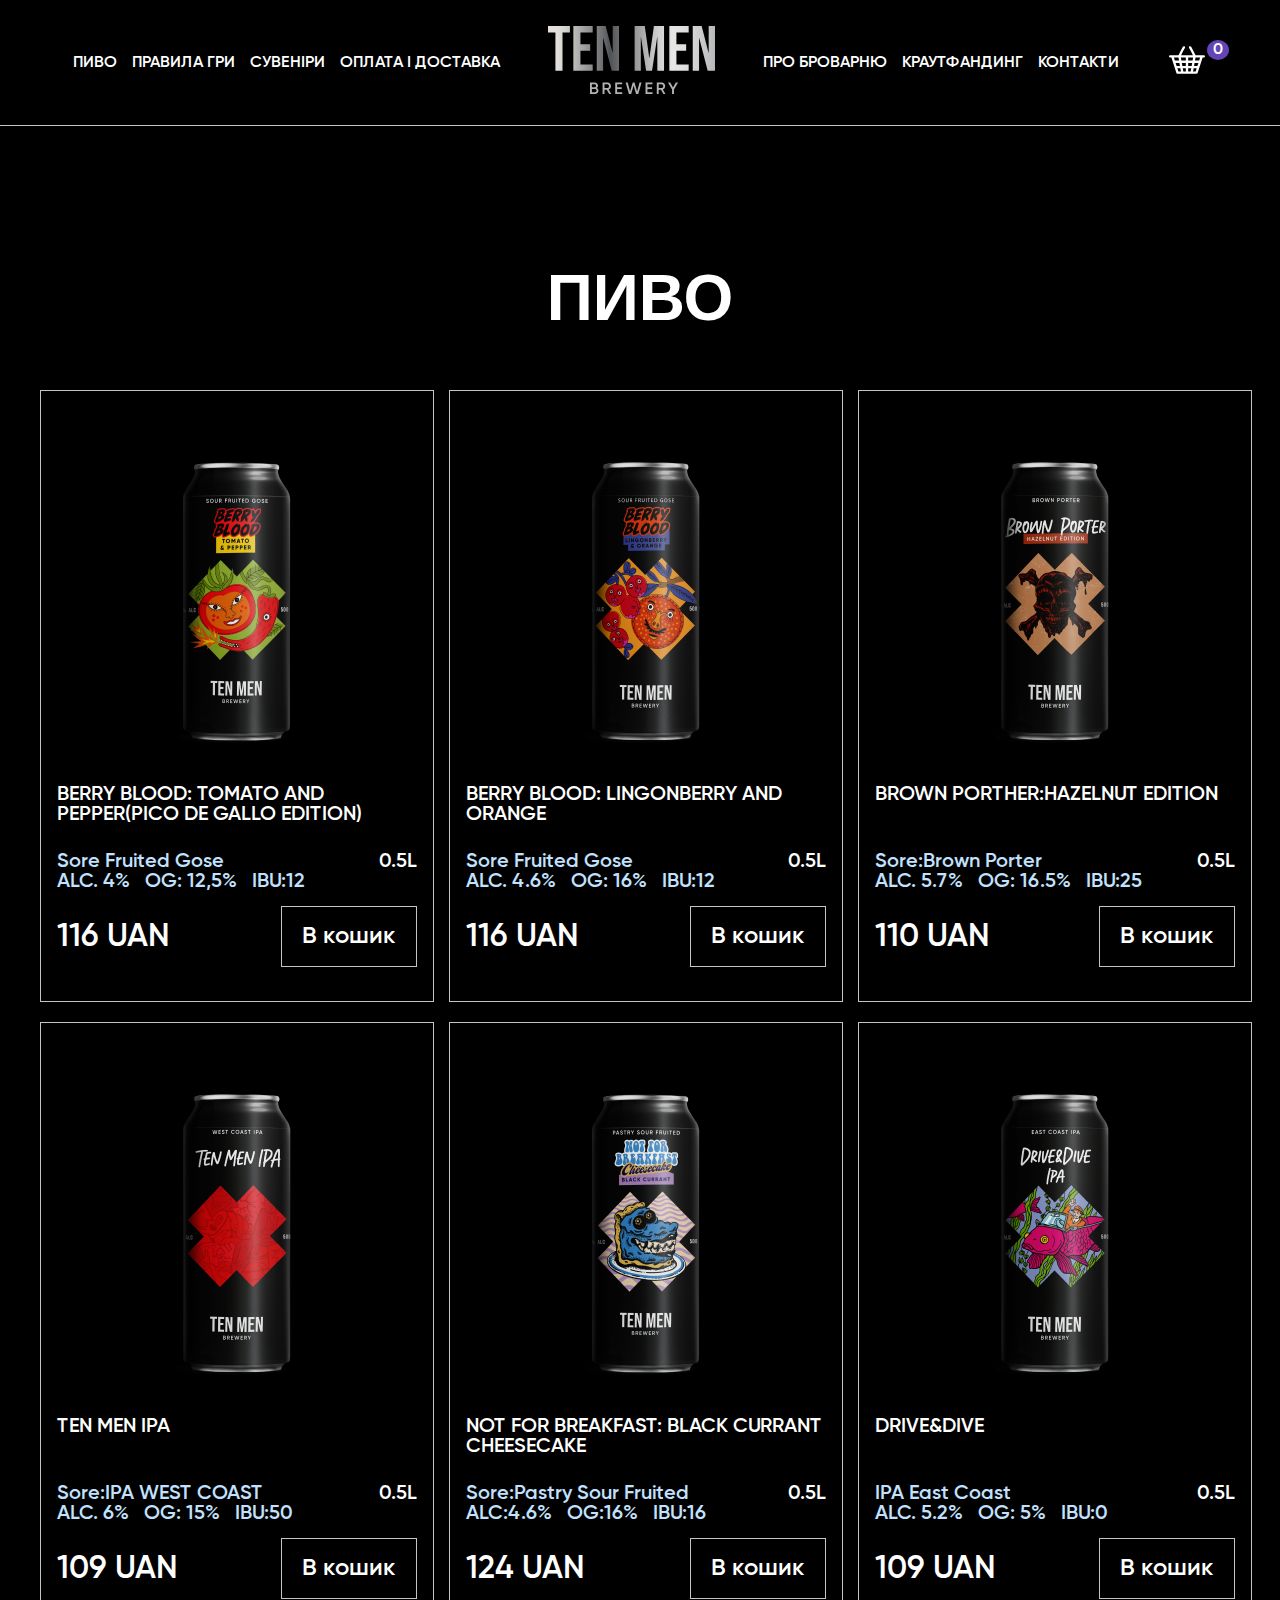
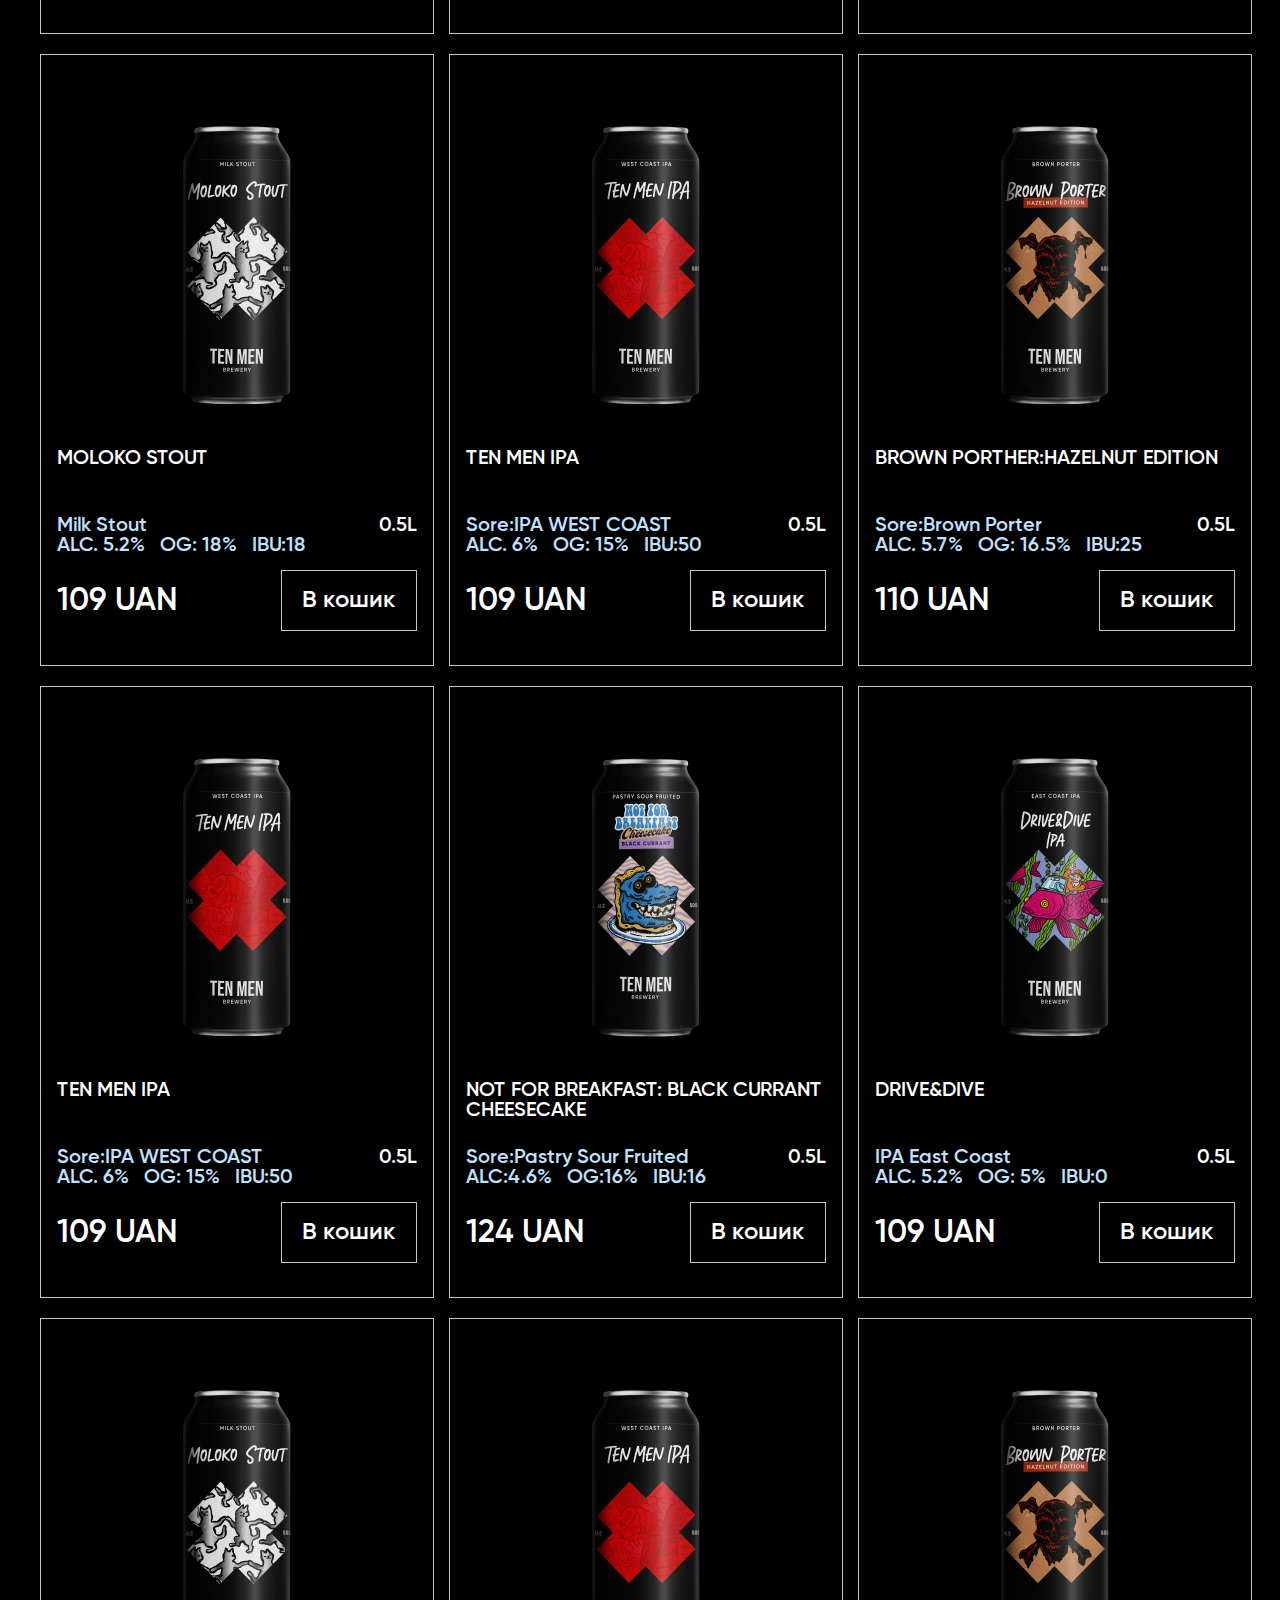
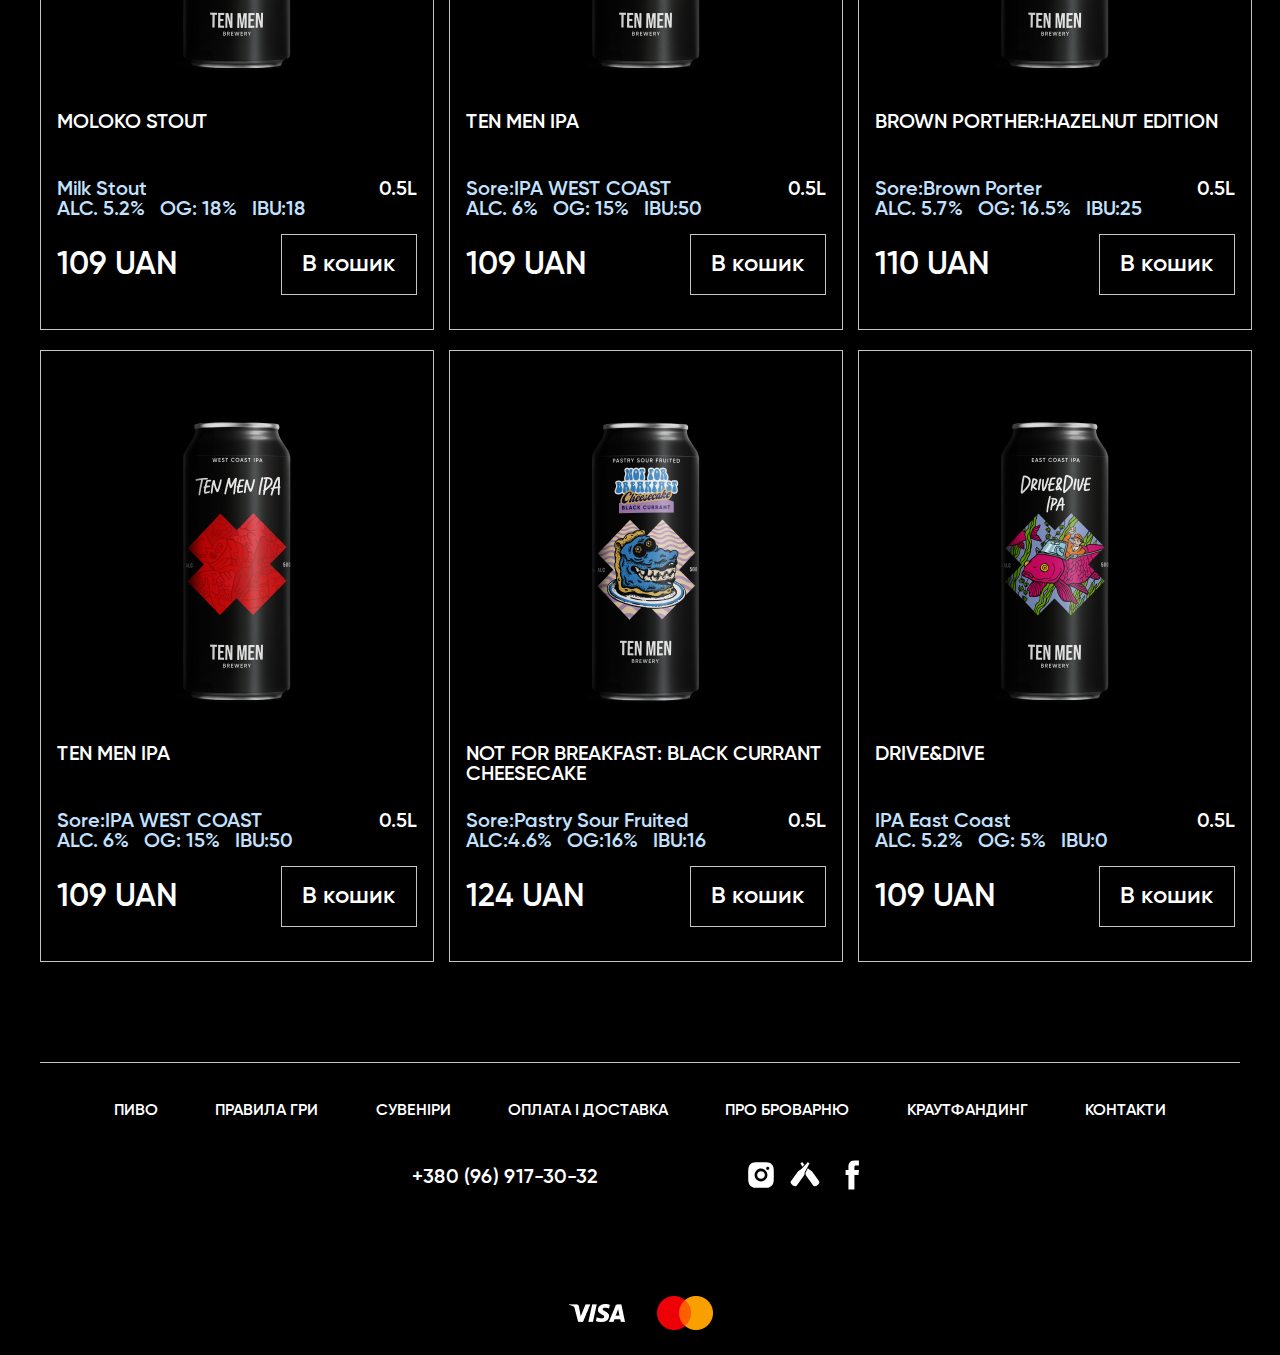
<file: beerlist.html>
<!DOCTYPE html>
<html lang="en">
<head>
    <meta charset="UTF-8">
    <meta name="viewport" content="width=device-width, initial-scale=1.0">
    <title>Пиво</title>
    <link rel="stylesheet" href="./css/main.css">
    <link rel="stylesheet" href="./css/beer.css">
    <link rel="shortcut icon" href="./img/main-img/logo.svg" type="image/svg">
    <link rel="stylesheet" href="./css/beerlist.css">
</head>
<body>
    <div class="wrapper overplay">
        <header class="header">
            <div class="container">
                <nav class="menu">
                    <button class="menu__btn">
                        <span></span>
                        <span></span>
                        <span></span>
                    </button>
                    <div class="menu__left">
                        <ul class="menu-list">
                                <li class="menu__list-item">
                                <a href="#" class="menu__list-link green">
                                    Пиво
                                </a>
                            </li>
                            <li class="menu__list-item">
                                <a href="#" class="menu__list-link red">
                                    Правила гри
                                </a>
                            </li>
                            <li class="menu__list-item">
                                <a href="#" class="menu__list-link orange">
                                    Cувеніри
                                </a>
                            </li>
                            
                            <li class="menu__list-item">
                                <a href="./delivery-inform.html" class="menu__list-link light_green">
                                    Оплата і доставка
                                </a>
                            </li>
                        </ul>
                    </div>
                        <div class="logo__container">
                            <a href="./index.html" class="menu__list-logo">
                                <img class="Logo" src="./img/main-img/logo.svg" alt="Logo">
                            </a>
                        </div>
                        <div class="menu__right">
                            <ul class="menu-list">
                                <li class="menu__list-item">
                                    <a href="./about.html" class="menu__list-link blue">
                                        Про броварню
                                    </a>
                                </li>
                                <li class="menu__list-item">
                                    <a href="#" class="menu__list-link violet">
                                        краутфандинг
                                    </a>
                                </li>
                                <li class="menu__list-item">
                                    <a href="./contacts.html" class="menu__list-link pink">
                                        контакти
                                    </a>
                                </li>
                            </ul>
                       
                        </div>
                        <li class="menu__list-shop js-cart-btn ">
                            <svg width="40" height="40" viewBox="0 0 40 40" fill="none" xmlns="http://www.w3.org/2000/svg">
                            <path d="M36.8534 15.1729L28.5133 15.1643C27.1933 12.2832 25.7438 9.46624 24.1649 6.71357C23.8466 6.15906 23.0906 5.96811 22.5409 6.28924C21.9818 6.61576 21.7957 7.35367 22.115 7.91142C23.471 10.2781 24.7321 12.6948 25.8983 15.1614H25.4191L14.1075 15.1499C15.2739 12.69 16.5331 10.2773 17.885 7.91178C18.2032 7.35511 18.0157 6.61432 17.4591 6.28924C16.9026 5.96415 16.1545 6.15726 15.8351 6.71465C14.2627 9.45916 12.8159 12.2698 11.495 15.1467L7.32797 15.1424L3.14656 15.1381C1.61907 15.1381 1.61655 17.5075 3.14656 17.5093H4.462C4.4687 17.5504 4.47748 17.591 4.48828 17.6312L8.77805 31.0377C8.98133 31.6735 9.18461 32.3088 9.38789 32.9436C9.42011 33.0415 9.46373 33.1353 9.51785 33.223C9.68813 33.5736 10.0219 33.8387 10.5323 33.8394L27.1053 33.8653L29.4677 33.8689C30.0746 33.8689 30.4368 33.4945 30.5613 33.0418C30.6182 32.9527 30.6638 32.8569 30.6971 32.7566L35.1341 19.1085C35.304 18.5868 35.4737 18.0649 35.6431 17.5428H36.8534C38.3809 17.5456 38.3834 15.1744 36.8534 15.1729ZM26.12 17.532C25.9431 18.5362 25.7665 19.5407 25.5901 20.5455L24.0835 20.5437L21.1988 20.5404C21.1988 19.8931 21.1994 19.2466 21.2006 18.6007C21.2006 18.2425 21.2006 17.8846 21.2006 17.5269L26.12 17.532ZM30.422 25.9352L27.0427 25.9306C27.2193 24.9265 27.396 23.9226 27.5726 22.9189L29.4968 22.921L31.4012 22.9232C31.0741 23.9279 30.7473 24.9323 30.4209 25.9363L30.422 25.9352ZM24.644 25.928L23.384 25.9262L21.1927 25.9234C21.1927 24.9198 21.1936 23.9162 21.1956 22.9124L25.1721 22.9171C24.9957 23.9208 24.8197 24.9245 24.644 25.928ZM23.6648 31.4894L21.188 31.4847C21.188 30.421 21.189 29.3574 21.1909 28.2939L24.2264 28.2978L23.91 30.0977C23.8281 30.562 23.7464 31.0259 23.6648 31.4894ZM16.3334 31.4778C16.1462 30.4141 15.9591 29.3504 15.7721 28.2867H16.616L18.8167 28.2896L18.8145 30.4832V31.4793L16.3334 31.4778ZM8.66537 22.898L12.427 22.9023L12.9548 25.9108H12.1376L9.62693 25.9072C9.30581 24.9039 8.98481 23.9008 8.66393 22.898H8.66537ZM14.8271 22.9052H15.919L18.8232 22.9088C18.8232 23.9121 18.8222 24.9155 18.8203 25.9191L15.356 25.9151L14.8271 22.9052ZM18.8286 17.5255L18.8253 20.5386L14.4103 20.5336C14.2663 19.7132 14.1223 18.8931 13.9783 18.0732L13.88 17.5205H14.582L18.8286 17.5255ZM11.4802 17.5179C11.6566 18.522 11.8331 19.5262 12.0098 20.5307L10.5057 20.5289L7.90397 20.5257L7.38665 18.9075C7.23761 18.4421 7.08869 17.9769 6.93989 17.5118L11.4802 17.5179ZM11.4082 31.4707C11.0677 30.4069 10.7272 29.3433 10.3869 28.2799L13.3727 28.2838C13.5167 29.0989 13.6601 29.914 13.8029 30.7291C13.8466 30.9778 13.8903 31.2262 13.934 31.4746H12.8957L11.4082 31.4707ZM26.0649 31.4933C26.2517 30.4296 26.4387 29.366 26.6262 28.3025H27.8635L29.6516 28.305L29.0436 30.175C28.8996 30.6152 28.7565 31.0552 28.6145 31.4951L26.0649 31.4933ZM32.1705 20.5527L27.9884 20.5491C28.0964 19.9341 28.2044 19.319 28.3124 18.7036L28.518 17.5356L32.6717 17.5399H33.1501C32.8235 18.5449 32.497 19.5491 32.1705 20.5527Z" fill="white" />
                            </svg>
                            <span class="card-count">0</span>
                        </li>
                        
                </nav>
                <div class="side-menu" id="sideMenu">
                    <span class="close-icon" onclick="toggleMenu()">&#10005;</span>
                    <ul class="menu-list side__menu-list">
                        <li class="menu__list-item">
                        <a href="#" class="menu__list-link green">
                            Пиво
                        </a>
                    </li>
                    <li class="menu__list-item">
                        <a href="#" class="menu__list-link red">
                            Правила гри
                        </a>
                    </li>
                    <li class="menu__list-item">
                        <a href="#" class="menu__list-link orange">
                            Cувеніри
                        </a>
                    </li>
                    
                    <li class="menu__list-item">
                        <a href="./delivery-inform.html" class="menu__list-link light_green">
                            Оплата і доставка
                        </a>
                    </li>
                    <li class="menu__list-item">
                        <a href="./about.html" class="menu__list-link blue">
                            Про броварню
                        </a>
                    </li>
                    <li class="menu__list-item">
                        <a href="#" class="menu__list-link violet">
                            краутфандинг
                        </a>
                    </li>
                    <li class="menu__list-item">
                        <a href="./contacts.html" class="menu__list-link pink">
                            контакти
                        </a>
                    </li>
                </ul>
                </div>
            </div>
        </header>
        <main class="main  ">
            <section class="beer">
                <div class="container">
                    <div class="beer__content product-container">
                        <h1 class="title">
                            Пиво
                        </h1>
                        <div class="cart-shop js-cart">
                            <div class="cart__contetn-top">
                                <h1 class="cart-title">
                                    Ваше замовлення
                                </h1>
                                
                                <div class="cart__close js-close-cart">
                                    <svg width="30" height="30" viewBox="0 0 30 30" fill="none" xmlns="http://www.w3.org/2000/svg">
                                        <path d="M25 7.67371L22.3263 5L15 12.3263L7.67371 5L5 7.67371L12.3263 15L5 22.3263L7.67371 25L15 17.6737L22.3263 25L25 22.3263L17.6737 15L25 7.67371Z" fill="white" />
                                      </svg>
                                </div>
                            </div>
                            <div class="cart__content" data-cart-empty>
                                <p class="cart-message">
                                    У кошику немає товарів!
                                </p>
                                <a href="#" class="cart-link">
                                    Продовжити покупки
                                </a>
                            </div>
                            <div class="cart__wrapper">
                                <!-- <div class="cart-item" data-id="01">
                                    <div class="cart-body">
                                        <div class="cart-image">
                                            <img class="cart-images" src="../img/beer-img/beer1.png" alt="Images-beer">
                                        </div>
                                        <div class="cart-text">
                                            <h4 class="cart-subtitle beer-name">
                                                BERRY BLOOD: tomato and pepper(PICO DE GALLO edition)
                                            </h4>
                                            <div class="beer-desc cart-desc">
                                                <p class="sore">
                                                    Sore Fruited Gose
                                                </p> 
                                                <div class="beer-info">
                                                    <p>
                                                        ALC. 4%
                                                    </p>
                                                    <p>
                                                        OG: 12,5%
                                                    </p>
                                                    <p>
                                                        IBU:12
                                                    </p>
                                                </div>
                                            </div>
                                        </div>
                                        <div class="cart-prices">
                                            <p class="price cart-price">
                                                116 ₴
                                            </p>
                                        </div>
                                        <div class="quantity-container counter-wrapper">
                                            <button class="quantity-btn" data-action="minus" id="decrease">-</button>
                                            <div class="quantity" data-counter="" id="quantity-value">1</div>
                                            <button class="quantity-btn" data-action="plus" id="increase">+</button>
                                        </div>
                                        
                                        <div class="cart-close-btn" data-close="cart-close">
                                            <svg width="30" height="30" viewBox="0 0 30 30" fill="none" xmlns="http://www.w3.org/2000/svg">
                                                <path d="M25 7.67371L22.3263 5L15 12.3263L7.67371 5L5 7.67371L12.3263 15L5 22.3263L7.67371 25L15 17.6737L22.3263 25L25 22.3263L17.6737 15L25 7.67371Z" fill="white" />
                                              </svg>
                                        </div>
                                        
                                    </div>
                                </div> -->
                                
                            </div>
                            <div class="cart-total" id="cart-total">
                                <p>
                                    <span class="h5">Сума замовлення:</span><span class="total-price">0</span>
                                    <span class="uan">₴</span>
                                </p>
                            </div>
                            <div class="card-body" id="order-form">
                                <form action="">
                                    <button type="submit" class="btn btn-primary">оформити замовлення</button>
                                </form>
                            </div>
                        </div>
                        <ul class="beer__cards  beer-cards-js products js-products-list products-list">
                            <!-- <li class="beer__card 01 product js-product" >
                                <div class="beer__card-id" data-id="01">
                                    <a id="beercard1" data-card  href="./card-beerTest.html?id=01" class="beer-images">
                                        <img class="product-image" src="./img/beer1.png" alt="Images-beer">
                                
                                        <h4 class="beer-name name">
                                            BERRY BLOOD: tomato and pepper(PICO DE GALLO edition)
                                        </h4>
                                    </a>
                                    <div class="beer-text">
                                        <div class="beer-desc">
                                            <p class="sore">
                                                Sore Fruited Gose
                                            </p> 
                                            <div class="beer-info">
                                                <p>
                                                    ALC. 4%
                                                </p>
                                                <p>
                                                    OG: 12,5%
                                                </p>
                                                <p>
                                                    IBU:12
                                                </p>
                                            </div>
                                            
                                        </div>
                                    <p class="beer-litre">
                                        0.5L
                                    </p>
                                    </div>
                                    <div class="beer__price">
                                        <p class="price">
                                            116 uan
                                        </p>
                                        <button data-cart class=" beer__add-btn  js-buy-button">
                                            В кошик
                                        </button>
                                    </div>
                                </div>
                            </li>
                            <li class="beer__card  product js-product">
                                <div class="beer__card-id" data-id="02">
                                    <a id="beercard2 beercard" href="../card-beerTest.html?id=02" class="beer-images">
                                        <img class="product-image" src="./img/beer-img/beer2.png" alt="Images-beer">
                                
                                        <h4 class="beer-name name">
                                            BERRY BLOOD: lingonberry and orange
                                        </h4>
                                    </a>
                                    <div class="beer-text">
                                        <div class="beer-desc">
                                            <p class="sore">
                                                Sore Fruited Gose
                                            </p> 
                                            <div class="beer-info">
                                                <p>
                                                    ALC. 4.6%
                                                </p>
                                                <p>
                                                    OG: 16%
                                                </p>
                                                <p>
                                                    IBU:12
                                                </p>
                                            </div>
                                            
                                        </div>
                                    <p class="beer-litre">
                                        0.5L
                                    </p>
                                    </div>
                                    <div class="beer__price">
                                        <p class="price">
                                            116 uan
                                        </p>
                                        <button data-cart class=" beer__add-btn  js-buy-button">
                                            В кошик
                                        </button>
                                    </div>
                                </div>
                            </li> -->
                            
                        </ul>
                        
                        <!-- <div class="pagination js-pagination row jcc aic  ">
                            <button type="button" class="pagination-btn pagination-btn-prev row jcc aic js-pagination-btn-prev">
                                <svg style="transform: rotate(180deg) scale(.55);" xmlns="http://www.w3.org/2000/svg" width="24" height="24" viewBox="0 0 24 24"><path fill="#84868E" d="M5 3l3.057-3 11.943 12-11.943 12-3.057-3 9-9z"/></svg>
                            </button>
                            <ul class="pagination-list js-pagination-list row jcc aic">
                                
                                
                            </ul>
                            <button type="button" class=" pagination-btn pagination-btn-next row jcc aic js-pagination-btn-next">
                                <svg style="transform: rotate(0deg) scale(.55);" xmlns="http://www.w3.org/2000/svg" width="24" height="24" viewBox="0 0 24 24"><path fill="#84868E" d="M5 3l3.057-3 11.943 12-11.943 12-3.057-3 9-9z"/></svg>
                            </button>
                        </div> -->
                        
                </div>
            </section>
        </main>
        <footer class="footer">
            <div class="container">
                <div class="footer__content">
                    <nav class="footer-menu">
                        <ul class="menu-list footer__menu-list">
                            <li class="menu__list-item">
                                <a href="#" class="menu__list-link green">
                                    Пиво
                                </a>
                            </li>
                            <li class="menu__list-item">
                                <a href="#" class="menu__list-link red">
                                    Правила гри
                                </a>
                            </li>
                            <li class="menu__list-item">
                                <a href="#" class="menu__list-link orange">
                                    Cувеніри
                                </a>
                            </li>
                            <li class="menu__list-item">
                                <a href="./delivery-inform.html" class="menu__list-link light_green">
                                    Оплата і доставка
                                </a>
                            </li>
                            <li class="menu__list-item">
                                <a href="./about.html" class="menu__list-link blue">
                                    Про броварню
                                </a>
                            </li>
                            <li class="menu__list-item">
                                <a href="#" class="menu__list-link violet">
                                    краутфандинг
                                </a>
                            </li>
                            <li class="menu__list-item">
                                <a href="./contacts.html" class="menu__list-link pink">
                                    контакти
                                </a>
                            </li>
                        </ul>
                    </nav>
                    <ul class="footer__contacts">
                        <li class="footer__contact">
                            <a href="tel:380969173032"  class="footer__contact-number">
                                +380 (96) 917-30-32
                            </a>
                            <ul class="footer__social-list">
                                <li class="social__list-item">
                                    <a href="#" class="social__list-link">
                                        <svg width="26" height="26" viewBox="0 0 26 26" fill="none" xmlns="http://www.w3.org/2000/svg">
                                        <path d="M13 0.200012C16.4777 0.200012 16.9116 0.212812 18.2761 0.276812C19.6393 0.340812 20.5673 0.554572 21.384 0.872012C22.2288 1.19713 22.9404 1.63745 23.6521 2.34785C24.303 2.98772 24.8066 3.76173 25.128 4.61601C25.4441 5.43137 25.6592 6.36065 25.7232 7.72385C25.7833 9.08833 25.8 9.52225 25.8 13C25.8 16.4778 25.7872 16.9117 25.7232 18.2762C25.6592 19.6394 25.4441 20.5674 25.128 21.384C24.8075 22.2388 24.3038 23.013 23.6521 23.6522C23.0121 24.3028 22.2381 24.8064 21.384 25.128C20.5686 25.4442 19.6393 25.6592 18.2761 25.7232C16.9116 25.7834 16.4777 25.8 13 25.8C9.52219 25.8 9.08827 25.7872 7.72379 25.7232C6.36059 25.6592 5.43259 25.4442 4.61595 25.128C3.76133 24.8073 2.98719 24.3036 2.34779 23.6522C1.69679 23.0124 1.19314 22.2384 0.871951 21.384C0.554511 20.5687 0.340751 19.6394 0.276751 18.2762C0.216591 16.9117 0.199951 16.4778 0.199951 13C0.199951 9.52225 0.212751 9.08833 0.276751 7.72385C0.340751 6.35937 0.554511 5.43265 0.871951 4.61601C1.19225 3.7612 1.69602 2.98698 2.34779 2.34785C2.98737 1.69663 3.76146 1.19295 4.61595 0.872012C5.43259 0.554572 6.35931 0.340812 7.72379 0.276812C9.08827 0.216652 9.52219 0.200012 13 0.200012ZM13 6.60001C11.3026 6.60001 9.6747 7.2743 8.47447 8.47453C7.27424 9.67476 6.59995 11.3026 6.59995 13C6.59995 14.6974 7.27424 16.3253 8.47447 17.5255C9.6747 18.7257 11.3026 19.4 13 19.4C14.6973 19.4 16.3252 18.7257 17.5254 17.5255C18.7257 16.3253 19.4 14.6974 19.4 13C19.4 11.3026 18.7257 9.67476 17.5254 8.47453C16.3252 7.2743 14.6973 6.60001 13 6.60001ZM21.32 6.28001C21.32 5.85567 21.1514 5.4487 20.8513 5.14864C20.5513 4.84858 20.1443 4.68001 19.72 4.68001C19.2956 4.68001 18.8886 4.84858 18.5886 5.14864C18.2885 5.4487 18.12 5.85567 18.12 6.28001C18.12 6.70436 18.2885 7.11132 18.5886 7.41138C18.8886 7.71144 19.2956 7.88001 19.72 7.88001C20.1443 7.88001 20.5513 7.71144 20.8513 7.41138C21.1514 7.11132 21.32 6.70436 21.32 6.28001ZM13 9.16001C14.0184 9.16001 14.9951 9.56458 15.7152 10.2847C16.4354 11.0049 16.84 11.9816 16.84 13C16.84 14.0184 16.4354 14.9952 15.7152 15.7153C14.9951 16.4354 14.0184 16.84 13 16.84C11.9815 16.84 11.0048 16.4354 10.2847 15.7153C9.56452 14.9952 9.15995 14.0184 9.15995 13C9.15995 11.9816 9.56452 11.0049 10.2847 10.2847C11.0048 9.56458 11.9815 9.16001 13 9.16001Z" fill="white" />
                                        </svg>
                                    </a>
                                </li>
                                <li class="social__list-item">
                                    <a href="#" class="social__list-link">
                                        <svg width="32" height="32" viewBox="0 0 32 32" fill="none" xmlns="http://www.w3.org/2000/svg">
                                        <path d="M14.8005 16.7746L7.8118 26.5341C7.45421 27.0333 6.85181 27.2961 6.24222 27.2205C5.54863 27.1341 4.59344 26.8737 3.60825 26.1657C2.62306 25.4577 2.07107 24.6345 1.76747 24.0033C1.63617 23.7314 1.58047 23.4292 1.60623 23.1283C1.63199 22.8274 1.73825 22.539 1.91387 22.2934L8.90259 12.5339C9.23522 12.0691 9.67155 11.6883 10.177 11.4215L11.5522 10.6967C11.8282 10.5515 12.0754 10.3571 12.2817 10.1231C12.9489 9.36592 14.7405 7.38235 17.9169 4.17479L17.9721 3.92039C17.9785 3.89179 17.9927 3.86549 18.013 3.84434C18.0333 3.82319 18.059 3.80799 18.0873 3.80039L18.2625 3.75599C18.2993 3.74652 18.3317 3.72437 18.3538 3.69343C18.376 3.66249 18.3866 3.62474 18.3837 3.58679L18.3657 3.3708C18.3637 3.34963 18.3661 3.32828 18.3727 3.30806C18.3792 3.28785 18.3899 3.26919 18.4039 3.25323C18.418 3.23727 18.4351 3.22435 18.4543 3.21527C18.4736 3.20618 18.4944 3.20112 18.5157 3.2004C18.7269 3.1944 19.1373 3.2556 19.7169 3.67199C20.2965 4.08839 20.4849 4.45918 20.5473 4.66078C20.5534 4.68119 20.5553 4.70264 20.5528 4.7238C20.5503 4.74497 20.5435 4.7654 20.5328 4.78384C20.5222 4.80228 20.5078 4.81834 20.4907 4.83102C20.4736 4.8437 20.454 4.85274 20.4333 4.85758L20.2233 4.91038C20.1862 4.91941 20.1535 4.94146 20.1313 4.9725C20.109 5.00355 20.0987 5.04154 20.1021 5.07957L20.1165 5.25957C20.1189 5.28878 20.1131 5.31807 20.0997 5.34415C20.0863 5.37023 20.066 5.39206 20.0409 5.40717L19.8177 5.54157C17.8029 9.58432 16.5009 11.9207 15.9981 12.7967C15.8433 13.0677 15.7389 13.3645 15.6897 13.6727L15.4437 15.2099C15.3536 15.7747 15.1334 16.3108 14.8005 16.7758V16.7746ZM30.0871 22.2922L23.0984 12.5327C22.7658 12.0679 22.3295 11.6871 21.824 11.4203L20.4489 10.6943C20.1728 10.5491 19.9256 10.3547 19.7193 10.1207C19.4867 9.85708 19.2519 9.59547 19.0149 9.33592C19.0033 9.32385 18.9891 9.31464 18.9734 9.30906C18.9576 9.30347 18.9408 9.30165 18.9242 9.30375C18.9077 9.30586 18.8918 9.31181 18.878 9.32115C18.8641 9.33049 18.8526 9.34295 18.8445 9.35752C18.1708 10.6597 17.4727 11.9492 16.7505 13.2251C16.6472 13.405 16.5777 13.6022 16.5453 13.8071C16.4757 14.2455 16.4757 14.6922 16.5453 15.1307L16.5573 15.2075C16.6473 15.7726 16.8681 16.309 17.2005 16.7734L24.1892 26.5329C24.5444 27.0285 25.1372 27.2949 25.742 27.2217C26.7008 27.0993 27.6129 26.7356 28.3928 26.1645C29.1781 25.61 29.8108 24.8662 30.2323 24.0021C30.3639 23.7303 30.4197 23.428 30.394 23.1271C30.3682 22.8261 30.263 22.5377 30.0871 22.2922ZM11.5678 4.85518L11.7778 4.90798C11.8147 4.91724 11.8472 4.93933 11.8694 4.97032C11.8916 5.00131 11.9021 5.03918 11.899 5.07718L11.8846 5.25717C11.882 5.28639 11.8877 5.31574 11.9011 5.34185C11.9145 5.36796 11.935 5.38976 11.9602 5.40477L12.1834 5.53917C12.5565 6.28676 12.9021 6.97195 13.2261 7.60434C13.2573 7.66554 13.3353 7.67634 13.3809 7.62714C13.9053 7.06435 14.5377 6.39716 15.2829 5.62557C15.3129 5.59541 15.33 5.55481 15.3307 5.5123C15.3313 5.46978 15.3155 5.42866 15.2865 5.39757C14.9085 5.01118 14.5125 4.60678 14.0841 4.17359L14.0289 3.91919C14.0228 3.89058 14.0088 3.86426 13.9884 3.84326C13.968 3.82225 13.9421 3.80739 13.9137 3.80039L13.7385 3.75599C13.7017 3.74652 13.6693 3.72437 13.6472 3.69343C13.625 3.66249 13.6144 3.62474 13.6173 3.58679L13.6353 3.3708C13.6373 3.34982 13.635 3.32867 13.6286 3.3086C13.6221 3.28854 13.6117 3.26999 13.5979 3.25407C13.5841 3.23815 13.5673 3.22518 13.5483 3.21596C13.5294 3.20673 13.5088 3.20144 13.4877 3.2004C13.2777 3.1944 12.8661 3.2544 12.2853 3.67199C11.7058 4.08839 11.5174 4.45918 11.455 4.66078C11.4488 4.68119 11.4469 4.70264 11.4494 4.7238C11.4519 4.74497 11.4587 4.7654 11.4694 4.78384C11.4801 4.80228 11.4944 4.81834 11.5115 4.83102C11.5287 4.8437 11.5482 4.85274 11.569 4.85758L11.5678 4.85518Z" fill="white" />
                                        </svg>
                                    </a>
                                </li>
                                <li class="social__list-item">
                                    <a href="#" class="social__list-link">
                                        <svg width="32" height="32" viewBox="0 0 32 32" fill="none" xmlns="http://www.w3.org/2000/svg">
                                        <path d="M22.9825 10.9256H18.4249V7.93648C18.4249 6.81393 19.1689 6.55222 19.6929 6.55222C20.2157 6.55222 22.9091 6.55222 22.9091 6.55222V1.61729L18.4797 1.60001C13.5627 1.60001 12.4437 5.28064 12.4437 7.63602V10.9256H9.6001V16.0107H12.4437C12.4437 22.5368 12.4437 30.4 12.4437 30.4H18.4249C18.4249 30.4 18.4249 22.4593 18.4249 16.0107H22.4608L22.9825 10.9256Z" fill="white" />
                                        </svg>
                                    </a>
                                </li>
                            </ul>
                        </li>
                    </ul>
                    <div class="footer__parthner">
                        <div class="footer__part-image">
                            <img src="./img/main-img/Visa.png" alt="Images-Visa">
                        </div>
                        <div class="footer__part-image">
                            <img src="./img/main-img/Mastercard.png" alt="Images-MasterCard">
                        </div>
                    </div>
                    
                </div>
            </div>
        </footer>
    </div>
    <script src="./js/calcCartPrice.js"></script>
    <script src="./js/toggleCartStatus.js"></script>
    <script src="./js/cart.js"></script>
    <script src="./js/cardBerr.js"></script>
    <script src="./js/main.js"></script>
    <script src="./js/adaptiveMenu.js"></script>
    <script type="module" src="./js/beerlist.js"></script>

</body>
</html>
</file>
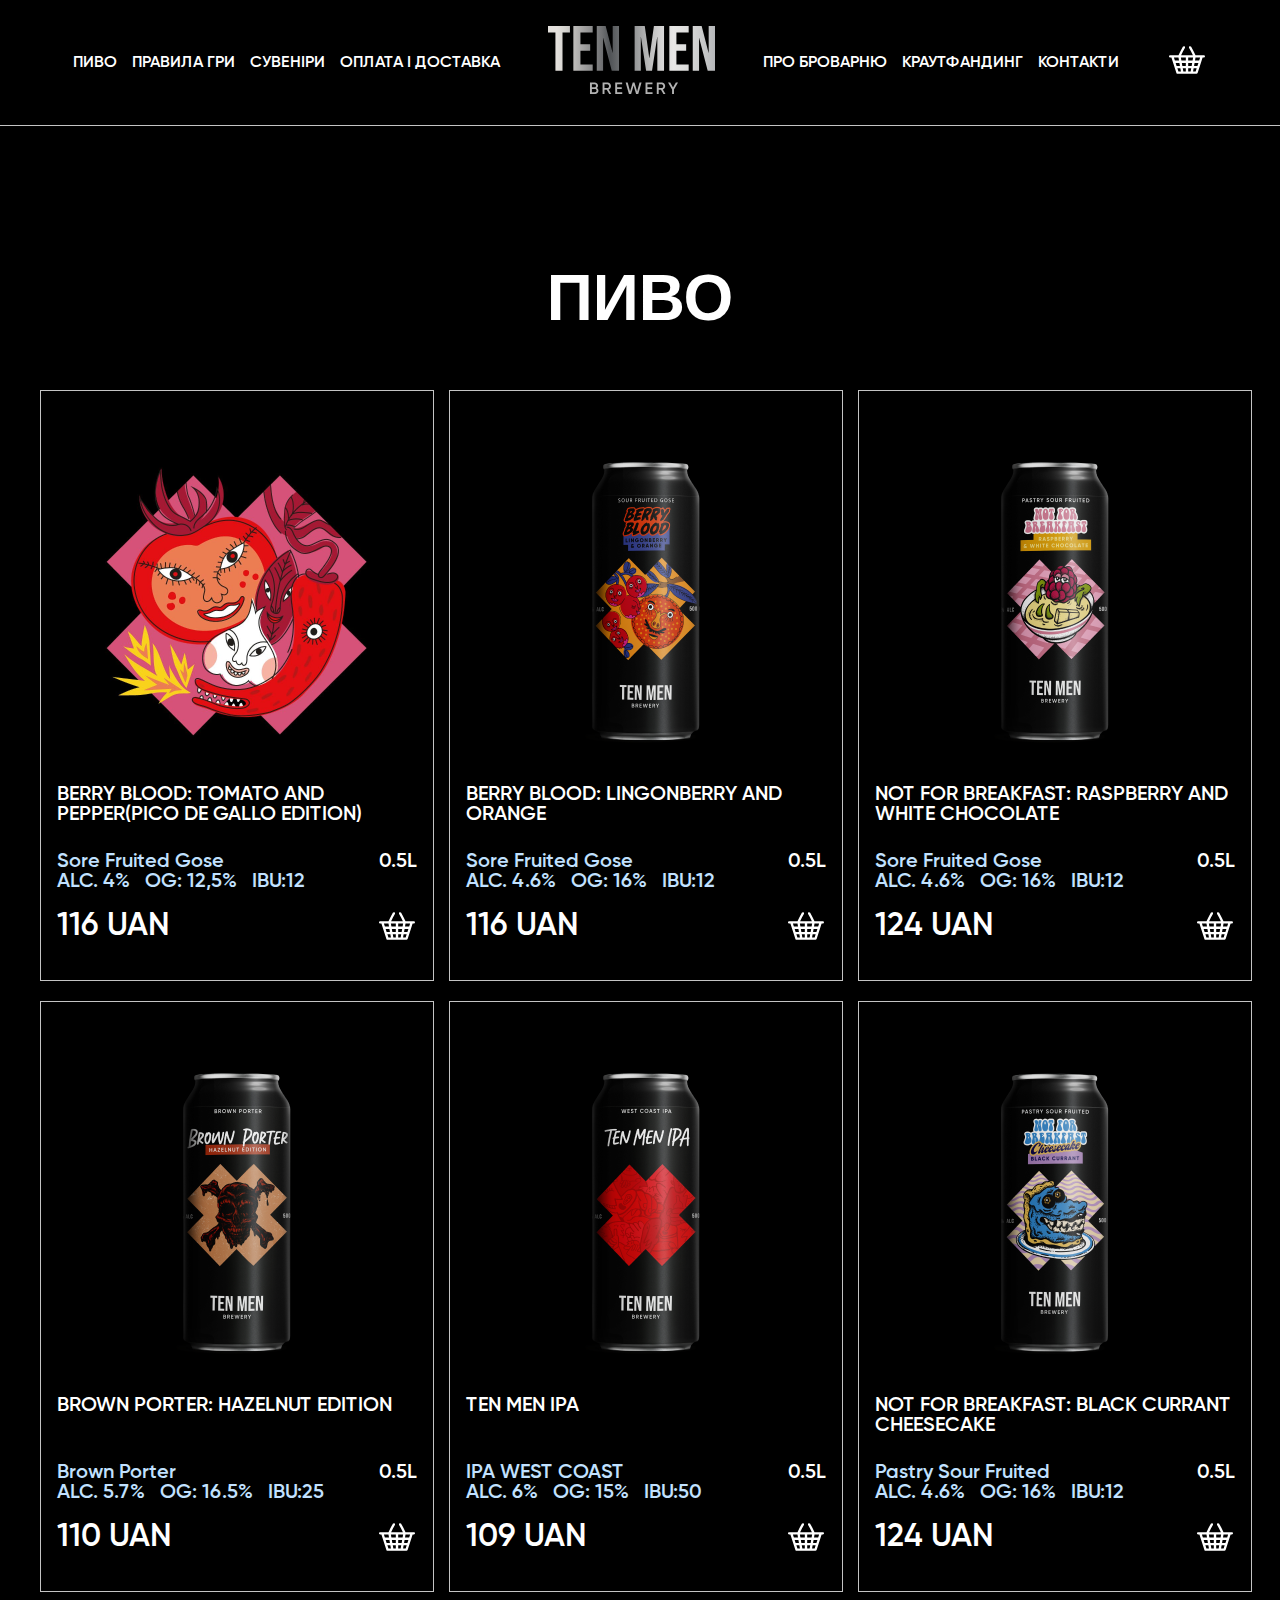
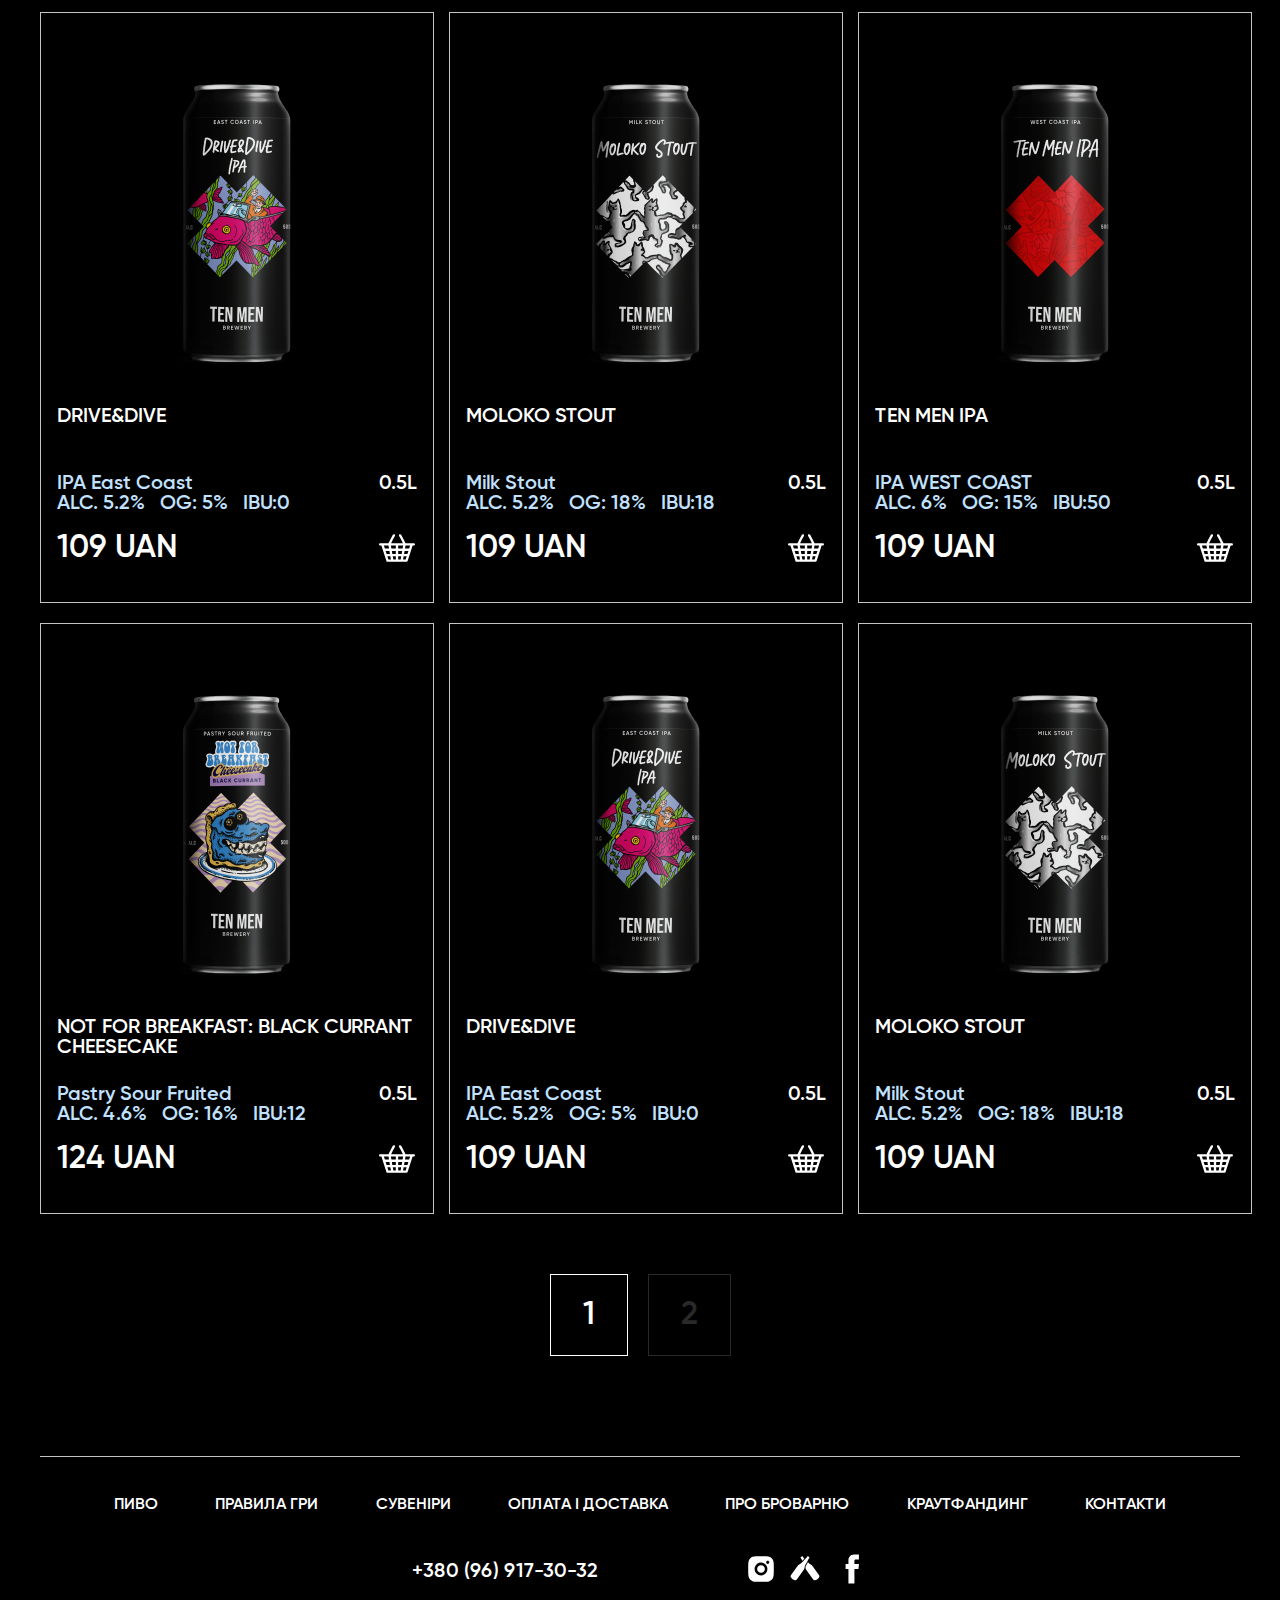
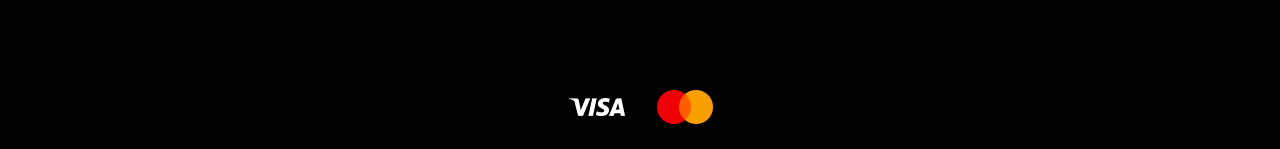
<file: beerpage2.html>
<!DOCTYPE html>
<html lang="en">
<head>
    <meta charset="UTF-8">
    <meta name="viewport" content="width=device-width, initial-scale=1.0">
    <title>About</title>
    <link rel="stylesheet" href="../css/main.css">
    <link rel="stylesheet" href="../css/beer.css">
</head>
<body>
    <div class="wrapper">
        <header class="header">
            <div class="container">
                <nav class="menu">
                    <button class="menu__btn">
                        <span></span>
                        <span></span>
                        <span></span>
                    </button>
                    <ul class="menu-list">
                        <li class="menu__list-item">
                            <a href="#" class="menu__list-link green">
                                Пиво
                            </a>
                        </li>
                        <li class="menu__list-item">
                            <a href="#" class="menu__list-link red">
                                Правила гри
                            </a>
                        </li>
                        <li class="menu__list-item">
                            <a href="#" class="menu__list-link orange">
                                Cувеніри
                            </a>
                        </li>
                        <li class="menu__list-item">
                            <a href="./delivery-inform.html" class="menu__list-link light_green">
                                Оплата і доставка
                            </a>
                        </li>
                    </ul>
                            <a href="./main.html" class="menu__list-logo">
                                <img class="Logo" src="../img/main-img/logo.svg" alt="Logo">
                            </a>
                    <ul class="menu-list">
                        <li class="menu__list-item">
                            <a href="./about.html" class="menu__list-link blue">
                                Про броварню
                            </a>
                        </li>
                        <li class="menu__list-item">
                            <a href="#" class="menu__list-link violet">
                                краутфандинг
                            </a>
                        </li>
                        <li class="menu__list-item">
                            <a href="#" class="menu__list-link pink">
                                контакти
                            </a>
                        </li>
                    </ul>
                         <a href="#" class="menu__list-shop">
                            <svg width="40" height="40" viewBox="0 0 40 40" fill="none" xmlns="http://www.w3.org/2000/svg">
                            <path d="M36.8534 15.1729L28.5133 15.1643C27.1933 12.2832 25.7438 9.46624 24.1649 6.71357C23.8466 6.15906 23.0906 5.96811 22.5409 6.28924C21.9818 6.61576 21.7957 7.35367 22.115 7.91142C23.471 10.2781 24.7321 12.6948 25.8983 15.1614H25.4191L14.1075 15.1499C15.2739 12.69 16.5331 10.2773 17.885 7.91178C18.2032 7.35511 18.0157 6.61432 17.4591 6.28924C16.9026 5.96415 16.1545 6.15726 15.8351 6.71465C14.2627 9.45916 12.8159 12.2698 11.495 15.1467L7.32797 15.1424L3.14656 15.1381C1.61907 15.1381 1.61655 17.5075 3.14656 17.5093H4.462C4.4687 17.5504 4.47748 17.591 4.48828 17.6312L8.77805 31.0377C8.98133 31.6735 9.18461 32.3088 9.38789 32.9436C9.42011 33.0415 9.46373 33.1353 9.51785 33.223C9.68813 33.5736 10.0219 33.8387 10.5323 33.8394L27.1053 33.8653L29.4677 33.8689C30.0746 33.8689 30.4368 33.4945 30.5613 33.0418C30.6182 32.9527 30.6638 32.8569 30.6971 32.7566L35.1341 19.1085C35.304 18.5868 35.4737 18.0649 35.6431 17.5428H36.8534C38.3809 17.5456 38.3834 15.1744 36.8534 15.1729ZM26.12 17.532C25.9431 18.5362 25.7665 19.5407 25.5901 20.5455L24.0835 20.5437L21.1988 20.5404C21.1988 19.8931 21.1994 19.2466 21.2006 18.6007C21.2006 18.2425 21.2006 17.8846 21.2006 17.5269L26.12 17.532ZM30.422 25.9352L27.0427 25.9306C27.2193 24.9265 27.396 23.9226 27.5726 22.9189L29.4968 22.921L31.4012 22.9232C31.0741 23.9279 30.7473 24.9323 30.4209 25.9363L30.422 25.9352ZM24.644 25.928L23.384 25.9262L21.1927 25.9234C21.1927 24.9198 21.1936 23.9162 21.1956 22.9124L25.1721 22.9171C24.9957 23.9208 24.8197 24.9245 24.644 25.928ZM23.6648 31.4894L21.188 31.4847C21.188 30.421 21.189 29.3574 21.1909 28.2939L24.2264 28.2978L23.91 30.0977C23.8281 30.562 23.7464 31.0259 23.6648 31.4894ZM16.3334 31.4778C16.1462 30.4141 15.9591 29.3504 15.7721 28.2867H16.616L18.8167 28.2896L18.8145 30.4832V31.4793L16.3334 31.4778ZM8.66537 22.898L12.427 22.9023L12.9548 25.9108H12.1376L9.62693 25.9072C9.30581 24.9039 8.98481 23.9008 8.66393 22.898H8.66537ZM14.8271 22.9052H15.919L18.8232 22.9088C18.8232 23.9121 18.8222 24.9155 18.8203 25.9191L15.356 25.9151L14.8271 22.9052ZM18.8286 17.5255L18.8253 20.5386L14.4103 20.5336C14.2663 19.7132 14.1223 18.8931 13.9783 18.0732L13.88 17.5205H14.582L18.8286 17.5255ZM11.4802 17.5179C11.6566 18.522 11.8331 19.5262 12.0098 20.5307L10.5057 20.5289L7.90397 20.5257L7.38665 18.9075C7.23761 18.4421 7.08869 17.9769 6.93989 17.5118L11.4802 17.5179ZM11.4082 31.4707C11.0677 30.4069 10.7272 29.3433 10.3869 28.2799L13.3727 28.2838C13.5167 29.0989 13.6601 29.914 13.8029 30.7291C13.8466 30.9778 13.8903 31.2262 13.934 31.4746H12.8957L11.4082 31.4707ZM26.0649 31.4933C26.2517 30.4296 26.4387 29.366 26.6262 28.3025H27.8635L29.6516 28.305L29.0436 30.175C28.8996 30.6152 28.7565 31.0552 28.6145 31.4951L26.0649 31.4933ZM32.1705 20.5527L27.9884 20.5491C28.0964 19.9341 28.2044 19.319 28.3124 18.7036L28.518 17.5356L32.6717 17.5399H33.1501C32.8235 18.5449 32.497 19.5491 32.1705 20.5527Z" fill="white" />
                            </svg>
                        </a>
                </nav>
            </div>
        </header>
        <main class="main">
            <section class="beer">
                <div class="container">
                    <div class="beer__content">
                        <h1 class="title">
                            Пиво
                        </h1>
                        <div class="beer__cards">
                            <div class="beer__card">
                                <a  href="#" class="beer-images">
                                    <img src="../img/beer-img/beer9.png" alt="Images-beer">
                                </a>
                                <a href="#">
                                    <h4 class="beer-name">
                                        BERRY BLOOD: tomato and pepper(PICO DE GALLO edition)
                                    </h4>
                                </a>
                                <div class="beer-text">
                                    <div class="beer-desc">
                                        <p class="sore">
                                            Sore Fruited Gose
                                        </p> 
                                        <div class="beer-info">
                                            <p>
                                                ALC. 4%
                                            </p>
                                            <p>
                                                OG: 12,5%
                                            </p>
                                            <p>
                                                IBU:12
                                            </p>
                                        </div>
                                        
                                    </div>
                                   <p class="beer-litre">
                                    0.5L
                                   </p>
                                </div>
                                <div class="beer__price">
                                    <p class="price">
                                        116 uan
                                    </p>
                                    <a href="#" class="beer__buy-btn">
                                        <svg width="40" height="40" viewBox="0 0 40 40" fill="none" xmlns="http://www.w3.org/2000/svg">
                                        <path d="M36.8534 15.1729L28.5133 15.1643C27.1933 12.2832 25.7438 9.46624 24.1649 6.71357C23.8466 6.15906 23.0906 5.96811 22.5409 6.28924C21.9818 6.61576 21.7957 7.35367 22.115 7.91142C23.471 10.2781 24.7321 12.6948 25.8983 15.1614H25.4191L14.1075 15.1499C15.2739 12.69 16.5331 10.2773 17.885 7.91178C18.2032 7.35511 18.0157 6.61432 17.4591 6.28924C16.9026 5.96415 16.1545 6.15726 15.8351 6.71465C14.2627 9.45916 12.8159 12.2698 11.495 15.1467L7.32797 15.1424L3.14656 15.1381C1.61907 15.1381 1.61655 17.5075 3.14656 17.5093H4.462C4.4687 17.5504 4.47748 17.591 4.48828 17.6312L8.77805 31.0377C8.98133 31.6735 9.18461 32.3088 9.38789 32.9436C9.42011 33.0415 9.46373 33.1353 9.51785 33.223C9.68813 33.5736 10.0219 33.8387 10.5323 33.8394L27.1053 33.8653L29.4677 33.8689C30.0746 33.8689 30.4368 33.4945 30.5613 33.0418C30.6182 32.9527 30.6638 32.8569 30.6971 32.7566L35.1341 19.1085C35.304 18.5868 35.4737 18.0649 35.6431 17.5428H36.8534C38.3809 17.5456 38.3834 15.1744 36.8534 15.1729ZM26.12 17.532C25.9431 18.5362 25.7665 19.5407 25.5901 20.5455L24.0835 20.5437L21.1988 20.5404C21.1988 19.8931 21.1994 19.2466 21.2006 18.6007C21.2006 18.2425 21.2006 17.8846 21.2006 17.5269L26.12 17.532ZM30.422 25.9352L27.0427 25.9306C27.2193 24.9265 27.396 23.9226 27.5726 22.9189L29.4968 22.921L31.4012 22.9232C31.0741 23.9279 30.7473 24.9323 30.4209 25.9363L30.422 25.9352ZM24.644 25.928L23.384 25.9262L21.1927 25.9234C21.1927 24.9198 21.1936 23.9162 21.1956 22.9124L25.1721 22.9171C24.9957 23.9208 24.8197 24.9245 24.644 25.928ZM23.6648 31.4894L21.188 31.4847C21.188 30.421 21.189 29.3574 21.1909 28.2939L24.2264 28.2978L23.91 30.0977C23.8281 30.562 23.7464 31.0259 23.6648 31.4894ZM16.3334 31.4778C16.1462 30.4141 15.9591 29.3504 15.7721 28.2867H16.616L18.8167 28.2896L18.8145 30.4832V31.4793L16.3334 31.4778ZM8.66537 22.898L12.427 22.9023L12.9548 25.9108H12.1376L9.62693 25.9072C9.30581 24.9039 8.98481 23.9008 8.66393 22.898H8.66537ZM14.8271 22.9052H15.919L18.8232 22.9088C18.8232 23.9121 18.8222 24.9155 18.8203 25.9191L15.356 25.9151L14.8271 22.9052ZM18.8286 17.5255L18.8253 20.5386L14.4103 20.5336C14.2663 19.7132 14.1223 18.8931 13.9783 18.0732L13.88 17.5205H14.582L18.8286 17.5255ZM11.4802 17.5179C11.6566 18.522 11.8331 19.5262 12.0098 20.5307L10.5057 20.5289L7.90397 20.5257L7.38665 18.9075C7.23761 18.4421 7.08869 17.9769 6.93989 17.5118L11.4802 17.5179ZM11.4082 31.4707C11.0677 30.4069 10.7272 29.3433 10.3869 28.2799L13.3727 28.2838C13.5167 29.0989 13.6601 29.914 13.8029 30.7291C13.8466 30.9778 13.8903 31.2262 13.934 31.4746H12.8957L11.4082 31.4707ZM26.0649 31.4933C26.2517 30.4296 26.4387 29.366 26.6262 28.3025H27.8635L29.6516 28.305L29.0436 30.175C28.8996 30.6152 28.7565 31.0552 28.6145 31.4951L26.0649 31.4933ZM32.1705 20.5527L27.9884 20.5491C28.0964 19.9341 28.2044 19.319 28.3124 18.7036L28.518 17.5356L32.6717 17.5399H33.1501C32.8235 18.5449 32.497 19.5491 32.1705 20.5527Z" fill="white" />
                                        </svg>
                                    </a>
                                </div>
                            </div>
                            <div class="beer__card">
                                <a href="#" class="beer-images">
                                    <img src="../img/beer-img/beer2.png" alt="Images-beer">
                                </a>
                                <a href="#">
                                    <h4 class="beer-name">
                                        BERRY BLOOD: lingonberry and orange
                                    </h4>
                                </a>
                                <div class="beer-text">
                                    <div class="beer-desc">
                                        <p class="sore">
                                            Sore Fruited Gose
                                        </p> 
                                        <div class="beer-info">
                                            <p>
                                                ALC. 4.6%
                                            </p>
                                            <p>
                                                OG: 16%
                                            </p>
                                            <p>
                                                IBU:12
                                            </p>
                                        </div>
                                        
                                    </div>
                                   <p class="beer-litre">
                                    0.5L
                                   </p>
                                </div>
                                <div class="beer__price">
                                    <p class="price">
                                        116 uan
                                    </p>
                                    <a href="#" class="beer__buy-btn">
                                        <svg width="40" height="40" viewBox="0 0 40 40" fill="none" xmlns="http://www.w3.org/2000/svg">
                                        <path d="M36.8534 15.1729L28.5133 15.1643C27.1933 12.2832 25.7438 9.46624 24.1649 6.71357C23.8466 6.15906 23.0906 5.96811 22.5409 6.28924C21.9818 6.61576 21.7957 7.35367 22.115 7.91142C23.471 10.2781 24.7321 12.6948 25.8983 15.1614H25.4191L14.1075 15.1499C15.2739 12.69 16.5331 10.2773 17.885 7.91178C18.2032 7.35511 18.0157 6.61432 17.4591 6.28924C16.9026 5.96415 16.1545 6.15726 15.8351 6.71465C14.2627 9.45916 12.8159 12.2698 11.495 15.1467L7.32797 15.1424L3.14656 15.1381C1.61907 15.1381 1.61655 17.5075 3.14656 17.5093H4.462C4.4687 17.5504 4.47748 17.591 4.48828 17.6312L8.77805 31.0377C8.98133 31.6735 9.18461 32.3088 9.38789 32.9436C9.42011 33.0415 9.46373 33.1353 9.51785 33.223C9.68813 33.5736 10.0219 33.8387 10.5323 33.8394L27.1053 33.8653L29.4677 33.8689C30.0746 33.8689 30.4368 33.4945 30.5613 33.0418C30.6182 32.9527 30.6638 32.8569 30.6971 32.7566L35.1341 19.1085C35.304 18.5868 35.4737 18.0649 35.6431 17.5428H36.8534C38.3809 17.5456 38.3834 15.1744 36.8534 15.1729ZM26.12 17.532C25.9431 18.5362 25.7665 19.5407 25.5901 20.5455L24.0835 20.5437L21.1988 20.5404C21.1988 19.8931 21.1994 19.2466 21.2006 18.6007C21.2006 18.2425 21.2006 17.8846 21.2006 17.5269L26.12 17.532ZM30.422 25.9352L27.0427 25.9306C27.2193 24.9265 27.396 23.9226 27.5726 22.9189L29.4968 22.921L31.4012 22.9232C31.0741 23.9279 30.7473 24.9323 30.4209 25.9363L30.422 25.9352ZM24.644 25.928L23.384 25.9262L21.1927 25.9234C21.1927 24.9198 21.1936 23.9162 21.1956 22.9124L25.1721 22.9171C24.9957 23.9208 24.8197 24.9245 24.644 25.928ZM23.6648 31.4894L21.188 31.4847C21.188 30.421 21.189 29.3574 21.1909 28.2939L24.2264 28.2978L23.91 30.0977C23.8281 30.562 23.7464 31.0259 23.6648 31.4894ZM16.3334 31.4778C16.1462 30.4141 15.9591 29.3504 15.7721 28.2867H16.616L18.8167 28.2896L18.8145 30.4832V31.4793L16.3334 31.4778ZM8.66537 22.898L12.427 22.9023L12.9548 25.9108H12.1376L9.62693 25.9072C9.30581 24.9039 8.98481 23.9008 8.66393 22.898H8.66537ZM14.8271 22.9052H15.919L18.8232 22.9088C18.8232 23.9121 18.8222 24.9155 18.8203 25.9191L15.356 25.9151L14.8271 22.9052ZM18.8286 17.5255L18.8253 20.5386L14.4103 20.5336C14.2663 19.7132 14.1223 18.8931 13.9783 18.0732L13.88 17.5205H14.582L18.8286 17.5255ZM11.4802 17.5179C11.6566 18.522 11.8331 19.5262 12.0098 20.5307L10.5057 20.5289L7.90397 20.5257L7.38665 18.9075C7.23761 18.4421 7.08869 17.9769 6.93989 17.5118L11.4802 17.5179ZM11.4082 31.4707C11.0677 30.4069 10.7272 29.3433 10.3869 28.2799L13.3727 28.2838C13.5167 29.0989 13.6601 29.914 13.8029 30.7291C13.8466 30.9778 13.8903 31.2262 13.934 31.4746H12.8957L11.4082 31.4707ZM26.0649 31.4933C26.2517 30.4296 26.4387 29.366 26.6262 28.3025H27.8635L29.6516 28.305L29.0436 30.175C28.8996 30.6152 28.7565 31.0552 28.6145 31.4951L26.0649 31.4933ZM32.1705 20.5527L27.9884 20.5491C28.0964 19.9341 28.2044 19.319 28.3124 18.7036L28.518 17.5356L32.6717 17.5399H33.1501C32.8235 18.5449 32.497 19.5491 32.1705 20.5527Z" fill="white" />
                                        </svg>
                                    </a>
                                </div>
                            </div>
                            <div class="beer__card">
                                <a href="#" class="beer-images">
                                    <img src="../img/beer-img/beer3.png" alt="Images-beer">
                                </a>
                                <a href="#">
                                    <h4 class="beer-name">
                                        NOT FOR BREAKFAST: raspberry and white chocolate
                                    </h4>
                                 </a>
                                <div class="beer-text">
                                    <div class="beer-desc">
                                        <p class="sore">
                                            Sore Fruited Gose
                                        </p> 
                                        <div class="beer-info">
                                            <p>
                                                ALC. 4.6%
                                            </p>
                                            <p>
                                                OG: 16%
                                            </p>
                                            <p>
                                                IBU:12
                                            </p>
                                        </div>
                                        
                                    </div>
                                   <p class="beer-litre">
                                    0.5L
                                   </p>
                                </div>
                                <div class="beer__price">
                                    <p class="price">
                                        124 uan
                                    </p>
                                    <a href="#" class="beer__buy-btn">
                                        <svg width="40" height="40" viewBox="0 0 40 40" fill="none" xmlns="http://www.w3.org/2000/svg">
                                        <path d="M36.8534 15.1729L28.5133 15.1643C27.1933 12.2832 25.7438 9.46624 24.1649 6.71357C23.8466 6.15906 23.0906 5.96811 22.5409 6.28924C21.9818 6.61576 21.7957 7.35367 22.115 7.91142C23.471 10.2781 24.7321 12.6948 25.8983 15.1614H25.4191L14.1075 15.1499C15.2739 12.69 16.5331 10.2773 17.885 7.91178C18.2032 7.35511 18.0157 6.61432 17.4591 6.28924C16.9026 5.96415 16.1545 6.15726 15.8351 6.71465C14.2627 9.45916 12.8159 12.2698 11.495 15.1467L7.32797 15.1424L3.14656 15.1381C1.61907 15.1381 1.61655 17.5075 3.14656 17.5093H4.462C4.4687 17.5504 4.47748 17.591 4.48828 17.6312L8.77805 31.0377C8.98133 31.6735 9.18461 32.3088 9.38789 32.9436C9.42011 33.0415 9.46373 33.1353 9.51785 33.223C9.68813 33.5736 10.0219 33.8387 10.5323 33.8394L27.1053 33.8653L29.4677 33.8689C30.0746 33.8689 30.4368 33.4945 30.5613 33.0418C30.6182 32.9527 30.6638 32.8569 30.6971 32.7566L35.1341 19.1085C35.304 18.5868 35.4737 18.0649 35.6431 17.5428H36.8534C38.3809 17.5456 38.3834 15.1744 36.8534 15.1729ZM26.12 17.532C25.9431 18.5362 25.7665 19.5407 25.5901 20.5455L24.0835 20.5437L21.1988 20.5404C21.1988 19.8931 21.1994 19.2466 21.2006 18.6007C21.2006 18.2425 21.2006 17.8846 21.2006 17.5269L26.12 17.532ZM30.422 25.9352L27.0427 25.9306C27.2193 24.9265 27.396 23.9226 27.5726 22.9189L29.4968 22.921L31.4012 22.9232C31.0741 23.9279 30.7473 24.9323 30.4209 25.9363L30.422 25.9352ZM24.644 25.928L23.384 25.9262L21.1927 25.9234C21.1927 24.9198 21.1936 23.9162 21.1956 22.9124L25.1721 22.9171C24.9957 23.9208 24.8197 24.9245 24.644 25.928ZM23.6648 31.4894L21.188 31.4847C21.188 30.421 21.189 29.3574 21.1909 28.2939L24.2264 28.2978L23.91 30.0977C23.8281 30.562 23.7464 31.0259 23.6648 31.4894ZM16.3334 31.4778C16.1462 30.4141 15.9591 29.3504 15.7721 28.2867H16.616L18.8167 28.2896L18.8145 30.4832V31.4793L16.3334 31.4778ZM8.66537 22.898L12.427 22.9023L12.9548 25.9108H12.1376L9.62693 25.9072C9.30581 24.9039 8.98481 23.9008 8.66393 22.898H8.66537ZM14.8271 22.9052H15.919L18.8232 22.9088C18.8232 23.9121 18.8222 24.9155 18.8203 25.9191L15.356 25.9151L14.8271 22.9052ZM18.8286 17.5255L18.8253 20.5386L14.4103 20.5336C14.2663 19.7132 14.1223 18.8931 13.9783 18.0732L13.88 17.5205H14.582L18.8286 17.5255ZM11.4802 17.5179C11.6566 18.522 11.8331 19.5262 12.0098 20.5307L10.5057 20.5289L7.90397 20.5257L7.38665 18.9075C7.23761 18.4421 7.08869 17.9769 6.93989 17.5118L11.4802 17.5179ZM11.4082 31.4707C11.0677 30.4069 10.7272 29.3433 10.3869 28.2799L13.3727 28.2838C13.5167 29.0989 13.6601 29.914 13.8029 30.7291C13.8466 30.9778 13.8903 31.2262 13.934 31.4746H12.8957L11.4082 31.4707ZM26.0649 31.4933C26.2517 30.4296 26.4387 29.366 26.6262 28.3025H27.8635L29.6516 28.305L29.0436 30.175C28.8996 30.6152 28.7565 31.0552 28.6145 31.4951L26.0649 31.4933ZM32.1705 20.5527L27.9884 20.5491C28.0964 19.9341 28.2044 19.319 28.3124 18.7036L28.518 17.5356L32.6717 17.5399H33.1501C32.8235 18.5449 32.497 19.5491 32.1705 20.5527Z" fill="white" />
                                        </svg>
                                    </a>
                                </div>
                            </div>
                            <div class="beer__card">
                                <a href="#" class="beer-images">
                                    <img src="../img/beer-img/beer4.png" alt="Images-beer">
                                </a>
                                <a href="#">
                                    <h4 class="beer-name">
                                        BROWN PORTER: hazelnut edition
                                    </h4>
                                </a>        
                                <div class="beer-text">
                                    <div class="beer-desc">
                                        <p class="sore">
                                            Brown Porter
                                        </p> 
                                        <div class="beer-info">
                                            <p>
                                                ALC. 5.7%
                                            </p>
                                            <p>
                                                OG: 16.5%
                                            </p>
                                            <p>
                                                IBU:25
                                            </p>
                                        </div>
                                        
                                    </div>
                                   <p class="beer-litre">
                                    0.5L
                                   </p>
                                </div>
                                <div class="beer__price">
                                    <p class="price">
                                        110 uan
                                    </p>
                                    <a href="#" class="beer__buy-btn">
                                        <svg width="40" height="40" viewBox="0 0 40 40" fill="none" xmlns="http://www.w3.org/2000/svg">
                                        <path d="M36.8534 15.1729L28.5133 15.1643C27.1933 12.2832 25.7438 9.46624 24.1649 6.71357C23.8466 6.15906 23.0906 5.96811 22.5409 6.28924C21.9818 6.61576 21.7957 7.35367 22.115 7.91142C23.471 10.2781 24.7321 12.6948 25.8983 15.1614H25.4191L14.1075 15.1499C15.2739 12.69 16.5331 10.2773 17.885 7.91178C18.2032 7.35511 18.0157 6.61432 17.4591 6.28924C16.9026 5.96415 16.1545 6.15726 15.8351 6.71465C14.2627 9.45916 12.8159 12.2698 11.495 15.1467L7.32797 15.1424L3.14656 15.1381C1.61907 15.1381 1.61655 17.5075 3.14656 17.5093H4.462C4.4687 17.5504 4.47748 17.591 4.48828 17.6312L8.77805 31.0377C8.98133 31.6735 9.18461 32.3088 9.38789 32.9436C9.42011 33.0415 9.46373 33.1353 9.51785 33.223C9.68813 33.5736 10.0219 33.8387 10.5323 33.8394L27.1053 33.8653L29.4677 33.8689C30.0746 33.8689 30.4368 33.4945 30.5613 33.0418C30.6182 32.9527 30.6638 32.8569 30.6971 32.7566L35.1341 19.1085C35.304 18.5868 35.4737 18.0649 35.6431 17.5428H36.8534C38.3809 17.5456 38.3834 15.1744 36.8534 15.1729ZM26.12 17.532C25.9431 18.5362 25.7665 19.5407 25.5901 20.5455L24.0835 20.5437L21.1988 20.5404C21.1988 19.8931 21.1994 19.2466 21.2006 18.6007C21.2006 18.2425 21.2006 17.8846 21.2006 17.5269L26.12 17.532ZM30.422 25.9352L27.0427 25.9306C27.2193 24.9265 27.396 23.9226 27.5726 22.9189L29.4968 22.921L31.4012 22.9232C31.0741 23.9279 30.7473 24.9323 30.4209 25.9363L30.422 25.9352ZM24.644 25.928L23.384 25.9262L21.1927 25.9234C21.1927 24.9198 21.1936 23.9162 21.1956 22.9124L25.1721 22.9171C24.9957 23.9208 24.8197 24.9245 24.644 25.928ZM23.6648 31.4894L21.188 31.4847C21.188 30.421 21.189 29.3574 21.1909 28.2939L24.2264 28.2978L23.91 30.0977C23.8281 30.562 23.7464 31.0259 23.6648 31.4894ZM16.3334 31.4778C16.1462 30.4141 15.9591 29.3504 15.7721 28.2867H16.616L18.8167 28.2896L18.8145 30.4832V31.4793L16.3334 31.4778ZM8.66537 22.898L12.427 22.9023L12.9548 25.9108H12.1376L9.62693 25.9072C9.30581 24.9039 8.98481 23.9008 8.66393 22.898H8.66537ZM14.8271 22.9052H15.919L18.8232 22.9088C18.8232 23.9121 18.8222 24.9155 18.8203 25.9191L15.356 25.9151L14.8271 22.9052ZM18.8286 17.5255L18.8253 20.5386L14.4103 20.5336C14.2663 19.7132 14.1223 18.8931 13.9783 18.0732L13.88 17.5205H14.582L18.8286 17.5255ZM11.4802 17.5179C11.6566 18.522 11.8331 19.5262 12.0098 20.5307L10.5057 20.5289L7.90397 20.5257L7.38665 18.9075C7.23761 18.4421 7.08869 17.9769 6.93989 17.5118L11.4802 17.5179ZM11.4082 31.4707C11.0677 30.4069 10.7272 29.3433 10.3869 28.2799L13.3727 28.2838C13.5167 29.0989 13.6601 29.914 13.8029 30.7291C13.8466 30.9778 13.8903 31.2262 13.934 31.4746H12.8957L11.4082 31.4707ZM26.0649 31.4933C26.2517 30.4296 26.4387 29.366 26.6262 28.3025H27.8635L29.6516 28.305L29.0436 30.175C28.8996 30.6152 28.7565 31.0552 28.6145 31.4951L26.0649 31.4933ZM32.1705 20.5527L27.9884 20.5491C28.0964 19.9341 28.2044 19.319 28.3124 18.7036L28.518 17.5356L32.6717 17.5399H33.1501C32.8235 18.5449 32.497 19.5491 32.1705 20.5527Z" fill="white" />
                                        </svg>
                                    </a>
                                </div>
                            </div>
                            <div class="beer__card">
                                <a href="#" class="beer-images">
                                    <img src="../img/beer-img/beer5.png" alt="Images-beer">
                                </a>
                                <a href="#">
                                    <h4 class="beer-name">
                                     TEN MEN IPA
                                    </h4>
                                </a>
                                <div class="beer-text">
                                    <div class="beer-desc">
                                        <p class="sore">
                                            IPA WEST COAST
                                        </p> 
                                        <div class="beer-info">
                                            <p>
                                                ALC. 6%
                                            </p>
                                            <p>
                                                OG: 15%
                                            </p>
                                            <p>
                                                IBU:50
                                            </p>
                                        </div>
                                        
                                    </div>
                                   <p class="beer-litre">
                                    0.5L
                                   </p>
                                </div>
                                <div class="beer__price">
                                    <p class="price">
                                        109 uan
                                    </p>
                                    <a href="#" class="beer__buy-btn">
                                        <svg width="40" height="40" viewBox="0 0 40 40" fill="none" xmlns="http://www.w3.org/2000/svg">
                                        <path d="M36.8534 15.1729L28.5133 15.1643C27.1933 12.2832 25.7438 9.46624 24.1649 6.71357C23.8466 6.15906 23.0906 5.96811 22.5409 6.28924C21.9818 6.61576 21.7957 7.35367 22.115 7.91142C23.471 10.2781 24.7321 12.6948 25.8983 15.1614H25.4191L14.1075 15.1499C15.2739 12.69 16.5331 10.2773 17.885 7.91178C18.2032 7.35511 18.0157 6.61432 17.4591 6.28924C16.9026 5.96415 16.1545 6.15726 15.8351 6.71465C14.2627 9.45916 12.8159 12.2698 11.495 15.1467L7.32797 15.1424L3.14656 15.1381C1.61907 15.1381 1.61655 17.5075 3.14656 17.5093H4.462C4.4687 17.5504 4.47748 17.591 4.48828 17.6312L8.77805 31.0377C8.98133 31.6735 9.18461 32.3088 9.38789 32.9436C9.42011 33.0415 9.46373 33.1353 9.51785 33.223C9.68813 33.5736 10.0219 33.8387 10.5323 33.8394L27.1053 33.8653L29.4677 33.8689C30.0746 33.8689 30.4368 33.4945 30.5613 33.0418C30.6182 32.9527 30.6638 32.8569 30.6971 32.7566L35.1341 19.1085C35.304 18.5868 35.4737 18.0649 35.6431 17.5428H36.8534C38.3809 17.5456 38.3834 15.1744 36.8534 15.1729ZM26.12 17.532C25.9431 18.5362 25.7665 19.5407 25.5901 20.5455L24.0835 20.5437L21.1988 20.5404C21.1988 19.8931 21.1994 19.2466 21.2006 18.6007C21.2006 18.2425 21.2006 17.8846 21.2006 17.5269L26.12 17.532ZM30.422 25.9352L27.0427 25.9306C27.2193 24.9265 27.396 23.9226 27.5726 22.9189L29.4968 22.921L31.4012 22.9232C31.0741 23.9279 30.7473 24.9323 30.4209 25.9363L30.422 25.9352ZM24.644 25.928L23.384 25.9262L21.1927 25.9234C21.1927 24.9198 21.1936 23.9162 21.1956 22.9124L25.1721 22.9171C24.9957 23.9208 24.8197 24.9245 24.644 25.928ZM23.6648 31.4894L21.188 31.4847C21.188 30.421 21.189 29.3574 21.1909 28.2939L24.2264 28.2978L23.91 30.0977C23.8281 30.562 23.7464 31.0259 23.6648 31.4894ZM16.3334 31.4778C16.1462 30.4141 15.9591 29.3504 15.7721 28.2867H16.616L18.8167 28.2896L18.8145 30.4832V31.4793L16.3334 31.4778ZM8.66537 22.898L12.427 22.9023L12.9548 25.9108H12.1376L9.62693 25.9072C9.30581 24.9039 8.98481 23.9008 8.66393 22.898H8.66537ZM14.8271 22.9052H15.919L18.8232 22.9088C18.8232 23.9121 18.8222 24.9155 18.8203 25.9191L15.356 25.9151L14.8271 22.9052ZM18.8286 17.5255L18.8253 20.5386L14.4103 20.5336C14.2663 19.7132 14.1223 18.8931 13.9783 18.0732L13.88 17.5205H14.582L18.8286 17.5255ZM11.4802 17.5179C11.6566 18.522 11.8331 19.5262 12.0098 20.5307L10.5057 20.5289L7.90397 20.5257L7.38665 18.9075C7.23761 18.4421 7.08869 17.9769 6.93989 17.5118L11.4802 17.5179ZM11.4082 31.4707C11.0677 30.4069 10.7272 29.3433 10.3869 28.2799L13.3727 28.2838C13.5167 29.0989 13.6601 29.914 13.8029 30.7291C13.8466 30.9778 13.8903 31.2262 13.934 31.4746H12.8957L11.4082 31.4707ZM26.0649 31.4933C26.2517 30.4296 26.4387 29.366 26.6262 28.3025H27.8635L29.6516 28.305L29.0436 30.175C28.8996 30.6152 28.7565 31.0552 28.6145 31.4951L26.0649 31.4933ZM32.1705 20.5527L27.9884 20.5491C28.0964 19.9341 28.2044 19.319 28.3124 18.7036L28.518 17.5356L32.6717 17.5399H33.1501C32.8235 18.5449 32.497 19.5491 32.1705 20.5527Z" fill="white" />
                                        </svg>
                                    </a>
                                </div>
                            </div>
                            <div class="beer__card">
                                <a href="#" class="beer-images">
                                    <img src="../img/beer-img/beer6.png" alt="Images-beer">
                                </a>
                                <a href="#">
                                    <h4 class="beer-name">
                                        NOT FOR BREAKFAST: black currant cheesecake
                                    </h4>
                                </a>
                                <div class="beer-text">
                                    <div class="beer-desc">
                                        <p class="sore">
                                            Pastry Sour Fruited
                                        </p> 
                                        <div class="beer-info">
                                            <p>
                                                ALC. 4.6%
                                            </p>
                                            <p>
                                                OG: 16%
                                            </p>
                                            <p>
                                                IBU:12
                                            </p>
                                        </div>
                                        
                                    </div>
                                   <p class="beer-litre">
                                    0.5L
                                   </p>
                                </div>
                                <div class="beer__price">
                                    <p class="price">
                                        124 uan
                                    </p>
                                    <a href="#" class="beer__buy-btn">
                                        <svg width="40" height="40" viewBox="0 0 40 40" fill="none" xmlns="http://www.w3.org/2000/svg">
                                        <path d="M36.8534 15.1729L28.5133 15.1643C27.1933 12.2832 25.7438 9.46624 24.1649 6.71357C23.8466 6.15906 23.0906 5.96811 22.5409 6.28924C21.9818 6.61576 21.7957 7.35367 22.115 7.91142C23.471 10.2781 24.7321 12.6948 25.8983 15.1614H25.4191L14.1075 15.1499C15.2739 12.69 16.5331 10.2773 17.885 7.91178C18.2032 7.35511 18.0157 6.61432 17.4591 6.28924C16.9026 5.96415 16.1545 6.15726 15.8351 6.71465C14.2627 9.45916 12.8159 12.2698 11.495 15.1467L7.32797 15.1424L3.14656 15.1381C1.61907 15.1381 1.61655 17.5075 3.14656 17.5093H4.462C4.4687 17.5504 4.47748 17.591 4.48828 17.6312L8.77805 31.0377C8.98133 31.6735 9.18461 32.3088 9.38789 32.9436C9.42011 33.0415 9.46373 33.1353 9.51785 33.223C9.68813 33.5736 10.0219 33.8387 10.5323 33.8394L27.1053 33.8653L29.4677 33.8689C30.0746 33.8689 30.4368 33.4945 30.5613 33.0418C30.6182 32.9527 30.6638 32.8569 30.6971 32.7566L35.1341 19.1085C35.304 18.5868 35.4737 18.0649 35.6431 17.5428H36.8534C38.3809 17.5456 38.3834 15.1744 36.8534 15.1729ZM26.12 17.532C25.9431 18.5362 25.7665 19.5407 25.5901 20.5455L24.0835 20.5437L21.1988 20.5404C21.1988 19.8931 21.1994 19.2466 21.2006 18.6007C21.2006 18.2425 21.2006 17.8846 21.2006 17.5269L26.12 17.532ZM30.422 25.9352L27.0427 25.9306C27.2193 24.9265 27.396 23.9226 27.5726 22.9189L29.4968 22.921L31.4012 22.9232C31.0741 23.9279 30.7473 24.9323 30.4209 25.9363L30.422 25.9352ZM24.644 25.928L23.384 25.9262L21.1927 25.9234C21.1927 24.9198 21.1936 23.9162 21.1956 22.9124L25.1721 22.9171C24.9957 23.9208 24.8197 24.9245 24.644 25.928ZM23.6648 31.4894L21.188 31.4847C21.188 30.421 21.189 29.3574 21.1909 28.2939L24.2264 28.2978L23.91 30.0977C23.8281 30.562 23.7464 31.0259 23.6648 31.4894ZM16.3334 31.4778C16.1462 30.4141 15.9591 29.3504 15.7721 28.2867H16.616L18.8167 28.2896L18.8145 30.4832V31.4793L16.3334 31.4778ZM8.66537 22.898L12.427 22.9023L12.9548 25.9108H12.1376L9.62693 25.9072C9.30581 24.9039 8.98481 23.9008 8.66393 22.898H8.66537ZM14.8271 22.9052H15.919L18.8232 22.9088C18.8232 23.9121 18.8222 24.9155 18.8203 25.9191L15.356 25.9151L14.8271 22.9052ZM18.8286 17.5255L18.8253 20.5386L14.4103 20.5336C14.2663 19.7132 14.1223 18.8931 13.9783 18.0732L13.88 17.5205H14.582L18.8286 17.5255ZM11.4802 17.5179C11.6566 18.522 11.8331 19.5262 12.0098 20.5307L10.5057 20.5289L7.90397 20.5257L7.38665 18.9075C7.23761 18.4421 7.08869 17.9769 6.93989 17.5118L11.4802 17.5179ZM11.4082 31.4707C11.0677 30.4069 10.7272 29.3433 10.3869 28.2799L13.3727 28.2838C13.5167 29.0989 13.6601 29.914 13.8029 30.7291C13.8466 30.9778 13.8903 31.2262 13.934 31.4746H12.8957L11.4082 31.4707ZM26.0649 31.4933C26.2517 30.4296 26.4387 29.366 26.6262 28.3025H27.8635L29.6516 28.305L29.0436 30.175C28.8996 30.6152 28.7565 31.0552 28.6145 31.4951L26.0649 31.4933ZM32.1705 20.5527L27.9884 20.5491C28.0964 19.9341 28.2044 19.319 28.3124 18.7036L28.518 17.5356L32.6717 17.5399H33.1501C32.8235 18.5449 32.497 19.5491 32.1705 20.5527Z" fill="white" />
                                        </svg>
                                    </a>
                                </div>
                            </div>
                            <div class="beer__card">
                                <a href="#" class="beer-images">
                                    <img src="../img/beer-img/beer7.png" alt="Images-beer">
                                </a>
                                <a href="#">
                                    <h4 class="beer-name">
                                        DRIVE&DIVE
                                    </h4>
                                </a>
                                <div class="beer-text">
                                    <div class="beer-desc">
                                        <p class="sore">
                                            IPA East Coast
                                        </p> 
                                        <div class="beer-info">
                                            <p>
                                                ALC. 5.2%
                                            </p>
                                            <p>
                                                OG: 5%
                                            </p>
                                            <p>
                                                IBU:0
                                            </p>
                                        </div>
                                        
                                    </div>
                                   <p class="beer-litre">
                                    0.5L
                                   </p>
                                </div>
                                <div class="beer__price">
                                    <p class="price">
                                        109 uan
                                    </p>
                                    <a href="#" class="beer__buy-btn">
                                        <svg width="40" height="40" viewBox="0 0 40 40" fill="none" xmlns="http://www.w3.org/2000/svg">
                                        <path d="M36.8534 15.1729L28.5133 15.1643C27.1933 12.2832 25.7438 9.46624 24.1649 6.71357C23.8466 6.15906 23.0906 5.96811 22.5409 6.28924C21.9818 6.61576 21.7957 7.35367 22.115 7.91142C23.471 10.2781 24.7321 12.6948 25.8983 15.1614H25.4191L14.1075 15.1499C15.2739 12.69 16.5331 10.2773 17.885 7.91178C18.2032 7.35511 18.0157 6.61432 17.4591 6.28924C16.9026 5.96415 16.1545 6.15726 15.8351 6.71465C14.2627 9.45916 12.8159 12.2698 11.495 15.1467L7.32797 15.1424L3.14656 15.1381C1.61907 15.1381 1.61655 17.5075 3.14656 17.5093H4.462C4.4687 17.5504 4.47748 17.591 4.48828 17.6312L8.77805 31.0377C8.98133 31.6735 9.18461 32.3088 9.38789 32.9436C9.42011 33.0415 9.46373 33.1353 9.51785 33.223C9.68813 33.5736 10.0219 33.8387 10.5323 33.8394L27.1053 33.8653L29.4677 33.8689C30.0746 33.8689 30.4368 33.4945 30.5613 33.0418C30.6182 32.9527 30.6638 32.8569 30.6971 32.7566L35.1341 19.1085C35.304 18.5868 35.4737 18.0649 35.6431 17.5428H36.8534C38.3809 17.5456 38.3834 15.1744 36.8534 15.1729ZM26.12 17.532C25.9431 18.5362 25.7665 19.5407 25.5901 20.5455L24.0835 20.5437L21.1988 20.5404C21.1988 19.8931 21.1994 19.2466 21.2006 18.6007C21.2006 18.2425 21.2006 17.8846 21.2006 17.5269L26.12 17.532ZM30.422 25.9352L27.0427 25.9306C27.2193 24.9265 27.396 23.9226 27.5726 22.9189L29.4968 22.921L31.4012 22.9232C31.0741 23.9279 30.7473 24.9323 30.4209 25.9363L30.422 25.9352ZM24.644 25.928L23.384 25.9262L21.1927 25.9234C21.1927 24.9198 21.1936 23.9162 21.1956 22.9124L25.1721 22.9171C24.9957 23.9208 24.8197 24.9245 24.644 25.928ZM23.6648 31.4894L21.188 31.4847C21.188 30.421 21.189 29.3574 21.1909 28.2939L24.2264 28.2978L23.91 30.0977C23.8281 30.562 23.7464 31.0259 23.6648 31.4894ZM16.3334 31.4778C16.1462 30.4141 15.9591 29.3504 15.7721 28.2867H16.616L18.8167 28.2896L18.8145 30.4832V31.4793L16.3334 31.4778ZM8.66537 22.898L12.427 22.9023L12.9548 25.9108H12.1376L9.62693 25.9072C9.30581 24.9039 8.98481 23.9008 8.66393 22.898H8.66537ZM14.8271 22.9052H15.919L18.8232 22.9088C18.8232 23.9121 18.8222 24.9155 18.8203 25.9191L15.356 25.9151L14.8271 22.9052ZM18.8286 17.5255L18.8253 20.5386L14.4103 20.5336C14.2663 19.7132 14.1223 18.8931 13.9783 18.0732L13.88 17.5205H14.582L18.8286 17.5255ZM11.4802 17.5179C11.6566 18.522 11.8331 19.5262 12.0098 20.5307L10.5057 20.5289L7.90397 20.5257L7.38665 18.9075C7.23761 18.4421 7.08869 17.9769 6.93989 17.5118L11.4802 17.5179ZM11.4082 31.4707C11.0677 30.4069 10.7272 29.3433 10.3869 28.2799L13.3727 28.2838C13.5167 29.0989 13.6601 29.914 13.8029 30.7291C13.8466 30.9778 13.8903 31.2262 13.934 31.4746H12.8957L11.4082 31.4707ZM26.0649 31.4933C26.2517 30.4296 26.4387 29.366 26.6262 28.3025H27.8635L29.6516 28.305L29.0436 30.175C28.8996 30.6152 28.7565 31.0552 28.6145 31.4951L26.0649 31.4933ZM32.1705 20.5527L27.9884 20.5491C28.0964 19.9341 28.2044 19.319 28.3124 18.7036L28.518 17.5356L32.6717 17.5399H33.1501C32.8235 18.5449 32.497 19.5491 32.1705 20.5527Z" fill="white" />
                                        </svg>
                                    </a>
                                </div>
                            </div>
                            <div class="beer__card">
                                <a href="#" class="beer-images">
                                    <img src="../img/beer-img/beer8.png" alt="Images-beer">
                                </a>
                                <a href="#">
                                    <h4 class="beer-name">
                                        MOLOKO STOUT
                                    </h4>
                                </a>
                                <div class="beer-text">
                                    <div class="beer-desc">
                                        <p class="sore">
                                            Milk Stout
                                        </p> 
                                        <div class="beer-info">
                                            <p>
                                                ALC. 5.2%
                                            </p>
                                            <p>
                                                OG: 18%
                                            </p>
                                            <p>
                                                IBU:18
                                            </p>
                                        </div>
                                        
                                    </div>
                                   <p class="beer-litre">
                                    0.5L
                                   </p>
                                </div>
                                <div class="beer__price">
                                    <p class="price">
                                        109 uan
                                    </p>
                                    <a href="#" class="beer__buy-btn">
                                        <svg width="40" height="40" viewBox="0 0 40 40" fill="none" xmlns="http://www.w3.org/2000/svg">
                                        <path d="M36.8534 15.1729L28.5133 15.1643C27.1933 12.2832 25.7438 9.46624 24.1649 6.71357C23.8466 6.15906 23.0906 5.96811 22.5409 6.28924C21.9818 6.61576 21.7957 7.35367 22.115 7.91142C23.471 10.2781 24.7321 12.6948 25.8983 15.1614H25.4191L14.1075 15.1499C15.2739 12.69 16.5331 10.2773 17.885 7.91178C18.2032 7.35511 18.0157 6.61432 17.4591 6.28924C16.9026 5.96415 16.1545 6.15726 15.8351 6.71465C14.2627 9.45916 12.8159 12.2698 11.495 15.1467L7.32797 15.1424L3.14656 15.1381C1.61907 15.1381 1.61655 17.5075 3.14656 17.5093H4.462C4.4687 17.5504 4.47748 17.591 4.48828 17.6312L8.77805 31.0377C8.98133 31.6735 9.18461 32.3088 9.38789 32.9436C9.42011 33.0415 9.46373 33.1353 9.51785 33.223C9.68813 33.5736 10.0219 33.8387 10.5323 33.8394L27.1053 33.8653L29.4677 33.8689C30.0746 33.8689 30.4368 33.4945 30.5613 33.0418C30.6182 32.9527 30.6638 32.8569 30.6971 32.7566L35.1341 19.1085C35.304 18.5868 35.4737 18.0649 35.6431 17.5428H36.8534C38.3809 17.5456 38.3834 15.1744 36.8534 15.1729ZM26.12 17.532C25.9431 18.5362 25.7665 19.5407 25.5901 20.5455L24.0835 20.5437L21.1988 20.5404C21.1988 19.8931 21.1994 19.2466 21.2006 18.6007C21.2006 18.2425 21.2006 17.8846 21.2006 17.5269L26.12 17.532ZM30.422 25.9352L27.0427 25.9306C27.2193 24.9265 27.396 23.9226 27.5726 22.9189L29.4968 22.921L31.4012 22.9232C31.0741 23.9279 30.7473 24.9323 30.4209 25.9363L30.422 25.9352ZM24.644 25.928L23.384 25.9262L21.1927 25.9234C21.1927 24.9198 21.1936 23.9162 21.1956 22.9124L25.1721 22.9171C24.9957 23.9208 24.8197 24.9245 24.644 25.928ZM23.6648 31.4894L21.188 31.4847C21.188 30.421 21.189 29.3574 21.1909 28.2939L24.2264 28.2978L23.91 30.0977C23.8281 30.562 23.7464 31.0259 23.6648 31.4894ZM16.3334 31.4778C16.1462 30.4141 15.9591 29.3504 15.7721 28.2867H16.616L18.8167 28.2896L18.8145 30.4832V31.4793L16.3334 31.4778ZM8.66537 22.898L12.427 22.9023L12.9548 25.9108H12.1376L9.62693 25.9072C9.30581 24.9039 8.98481 23.9008 8.66393 22.898H8.66537ZM14.8271 22.9052H15.919L18.8232 22.9088C18.8232 23.9121 18.8222 24.9155 18.8203 25.9191L15.356 25.9151L14.8271 22.9052ZM18.8286 17.5255L18.8253 20.5386L14.4103 20.5336C14.2663 19.7132 14.1223 18.8931 13.9783 18.0732L13.88 17.5205H14.582L18.8286 17.5255ZM11.4802 17.5179C11.6566 18.522 11.8331 19.5262 12.0098 20.5307L10.5057 20.5289L7.90397 20.5257L7.38665 18.9075C7.23761 18.4421 7.08869 17.9769 6.93989 17.5118L11.4802 17.5179ZM11.4082 31.4707C11.0677 30.4069 10.7272 29.3433 10.3869 28.2799L13.3727 28.2838C13.5167 29.0989 13.6601 29.914 13.8029 30.7291C13.8466 30.9778 13.8903 31.2262 13.934 31.4746H12.8957L11.4082 31.4707ZM26.0649 31.4933C26.2517 30.4296 26.4387 29.366 26.6262 28.3025H27.8635L29.6516 28.305L29.0436 30.175C28.8996 30.6152 28.7565 31.0552 28.6145 31.4951L26.0649 31.4933ZM32.1705 20.5527L27.9884 20.5491C28.0964 19.9341 28.2044 19.319 28.3124 18.7036L28.518 17.5356L32.6717 17.5399H33.1501C32.8235 18.5449 32.497 19.5491 32.1705 20.5527Z" fill="white" />
                                        </svg>
                                    </a>
                                </div>
                            </div>
                            <div class="beer__card">
                                <a href="#" class="beer-images">
                                    <img src="../img/beer-img/beer5.png" alt="Images-beer">
                                </a>
                                <a href="#">
                                    <h4 class="beer-name">
                                        TEN MEN IPA
                                    </h4>
                                </a>
                                <div class="beer-text">
                                    <div class="beer-desc">
                                        <p class="sore">
                                            IPA WEST COAST
                                        </p> 
                                        <div class="beer-info">
                                            <p>
                                                ALC. 6%
                                            </p>
                                            <p>
                                                OG: 15%
                                            </p>
                                            <p>
                                                IBU:50
                                            </p>
                                        </div>
                                        
                                    </div>
                                   <p class="beer-litre">
                                    0.5L
                                   </p>
                                </div>
                                <div class="beer__price">
                                    <p class="price">
                                        109 uan
                                    </p>
                                    <a href="#" class="beer__buy-btn">
                                        <svg width="40" height="40" viewBox="0 0 40 40" fill="none" xmlns="http://www.w3.org/2000/svg">
                                        <path d="M36.8534 15.1729L28.5133 15.1643C27.1933 12.2832 25.7438 9.46624 24.1649 6.71357C23.8466 6.15906 23.0906 5.96811 22.5409 6.28924C21.9818 6.61576 21.7957 7.35367 22.115 7.91142C23.471 10.2781 24.7321 12.6948 25.8983 15.1614H25.4191L14.1075 15.1499C15.2739 12.69 16.5331 10.2773 17.885 7.91178C18.2032 7.35511 18.0157 6.61432 17.4591 6.28924C16.9026 5.96415 16.1545 6.15726 15.8351 6.71465C14.2627 9.45916 12.8159 12.2698 11.495 15.1467L7.32797 15.1424L3.14656 15.1381C1.61907 15.1381 1.61655 17.5075 3.14656 17.5093H4.462C4.4687 17.5504 4.47748 17.591 4.48828 17.6312L8.77805 31.0377C8.98133 31.6735 9.18461 32.3088 9.38789 32.9436C9.42011 33.0415 9.46373 33.1353 9.51785 33.223C9.68813 33.5736 10.0219 33.8387 10.5323 33.8394L27.1053 33.8653L29.4677 33.8689C30.0746 33.8689 30.4368 33.4945 30.5613 33.0418C30.6182 32.9527 30.6638 32.8569 30.6971 32.7566L35.1341 19.1085C35.304 18.5868 35.4737 18.0649 35.6431 17.5428H36.8534C38.3809 17.5456 38.3834 15.1744 36.8534 15.1729ZM26.12 17.532C25.9431 18.5362 25.7665 19.5407 25.5901 20.5455L24.0835 20.5437L21.1988 20.5404C21.1988 19.8931 21.1994 19.2466 21.2006 18.6007C21.2006 18.2425 21.2006 17.8846 21.2006 17.5269L26.12 17.532ZM30.422 25.9352L27.0427 25.9306C27.2193 24.9265 27.396 23.9226 27.5726 22.9189L29.4968 22.921L31.4012 22.9232C31.0741 23.9279 30.7473 24.9323 30.4209 25.9363L30.422 25.9352ZM24.644 25.928L23.384 25.9262L21.1927 25.9234C21.1927 24.9198 21.1936 23.9162 21.1956 22.9124L25.1721 22.9171C24.9957 23.9208 24.8197 24.9245 24.644 25.928ZM23.6648 31.4894L21.188 31.4847C21.188 30.421 21.189 29.3574 21.1909 28.2939L24.2264 28.2978L23.91 30.0977C23.8281 30.562 23.7464 31.0259 23.6648 31.4894ZM16.3334 31.4778C16.1462 30.4141 15.9591 29.3504 15.7721 28.2867H16.616L18.8167 28.2896L18.8145 30.4832V31.4793L16.3334 31.4778ZM8.66537 22.898L12.427 22.9023L12.9548 25.9108H12.1376L9.62693 25.9072C9.30581 24.9039 8.98481 23.9008 8.66393 22.898H8.66537ZM14.8271 22.9052H15.919L18.8232 22.9088C18.8232 23.9121 18.8222 24.9155 18.8203 25.9191L15.356 25.9151L14.8271 22.9052ZM18.8286 17.5255L18.8253 20.5386L14.4103 20.5336C14.2663 19.7132 14.1223 18.8931 13.9783 18.0732L13.88 17.5205H14.582L18.8286 17.5255ZM11.4802 17.5179C11.6566 18.522 11.8331 19.5262 12.0098 20.5307L10.5057 20.5289L7.90397 20.5257L7.38665 18.9075C7.23761 18.4421 7.08869 17.9769 6.93989 17.5118L11.4802 17.5179ZM11.4082 31.4707C11.0677 30.4069 10.7272 29.3433 10.3869 28.2799L13.3727 28.2838C13.5167 29.0989 13.6601 29.914 13.8029 30.7291C13.8466 30.9778 13.8903 31.2262 13.934 31.4746H12.8957L11.4082 31.4707ZM26.0649 31.4933C26.2517 30.4296 26.4387 29.366 26.6262 28.3025H27.8635L29.6516 28.305L29.0436 30.175C28.8996 30.6152 28.7565 31.0552 28.6145 31.4951L26.0649 31.4933ZM32.1705 20.5527L27.9884 20.5491C28.0964 19.9341 28.2044 19.319 28.3124 18.7036L28.518 17.5356L32.6717 17.5399H33.1501C32.8235 18.5449 32.497 19.5491 32.1705 20.5527Z" fill="white" />
                                        </svg>
                                    </a>
                                </div>
                            </div>
                            <div class="beer__card">
                                <a href="#" class="beer-images">
                                    <img src="../img/beer-img/beer6.png" alt="Images-beer">
                                </a>
                                <a href="#">
                                    <h4 class="beer-name">
                                        NOT FOR BREAKFAST: black currant cheesecake
                                    </h4>
                                </a>
                                <div class="beer-text">
                                    <div class="beer-desc">
                                        <p class="sore">
                                            Pastry Sour Fruited
                                        </p> 
                                        <div class="beer-info">
                                            <p>
                                                ALC. 4.6%
                                            </p>
                                            <p>
                                                OG: 16%
                                            </p>
                                            <p>
                                                IBU:12
                                            </p>
                                        </div>
                                        
                                    </div>
                                   <p class="beer-litre">
                                    0.5L
                                   </p>
                                </div>
                                <div class="beer__price">
                                    <p class="price">
                                        124 uan
                                    </p>
                                    <a href="#" class="beer__buy-btn">
                                        <svg width="40" height="40" viewBox="0 0 40 40" fill="none" xmlns="http://www.w3.org/2000/svg">
                                        <path d="M36.8534 15.1729L28.5133 15.1643C27.1933 12.2832 25.7438 9.46624 24.1649 6.71357C23.8466 6.15906 23.0906 5.96811 22.5409 6.28924C21.9818 6.61576 21.7957 7.35367 22.115 7.91142C23.471 10.2781 24.7321 12.6948 25.8983 15.1614H25.4191L14.1075 15.1499C15.2739 12.69 16.5331 10.2773 17.885 7.91178C18.2032 7.35511 18.0157 6.61432 17.4591 6.28924C16.9026 5.96415 16.1545 6.15726 15.8351 6.71465C14.2627 9.45916 12.8159 12.2698 11.495 15.1467L7.32797 15.1424L3.14656 15.1381C1.61907 15.1381 1.61655 17.5075 3.14656 17.5093H4.462C4.4687 17.5504 4.47748 17.591 4.48828 17.6312L8.77805 31.0377C8.98133 31.6735 9.18461 32.3088 9.38789 32.9436C9.42011 33.0415 9.46373 33.1353 9.51785 33.223C9.68813 33.5736 10.0219 33.8387 10.5323 33.8394L27.1053 33.8653L29.4677 33.8689C30.0746 33.8689 30.4368 33.4945 30.5613 33.0418C30.6182 32.9527 30.6638 32.8569 30.6971 32.7566L35.1341 19.1085C35.304 18.5868 35.4737 18.0649 35.6431 17.5428H36.8534C38.3809 17.5456 38.3834 15.1744 36.8534 15.1729ZM26.12 17.532C25.9431 18.5362 25.7665 19.5407 25.5901 20.5455L24.0835 20.5437L21.1988 20.5404C21.1988 19.8931 21.1994 19.2466 21.2006 18.6007C21.2006 18.2425 21.2006 17.8846 21.2006 17.5269L26.12 17.532ZM30.422 25.9352L27.0427 25.9306C27.2193 24.9265 27.396 23.9226 27.5726 22.9189L29.4968 22.921L31.4012 22.9232C31.0741 23.9279 30.7473 24.9323 30.4209 25.9363L30.422 25.9352ZM24.644 25.928L23.384 25.9262L21.1927 25.9234C21.1927 24.9198 21.1936 23.9162 21.1956 22.9124L25.1721 22.9171C24.9957 23.9208 24.8197 24.9245 24.644 25.928ZM23.6648 31.4894L21.188 31.4847C21.188 30.421 21.189 29.3574 21.1909 28.2939L24.2264 28.2978L23.91 30.0977C23.8281 30.562 23.7464 31.0259 23.6648 31.4894ZM16.3334 31.4778C16.1462 30.4141 15.9591 29.3504 15.7721 28.2867H16.616L18.8167 28.2896L18.8145 30.4832V31.4793L16.3334 31.4778ZM8.66537 22.898L12.427 22.9023L12.9548 25.9108H12.1376L9.62693 25.9072C9.30581 24.9039 8.98481 23.9008 8.66393 22.898H8.66537ZM14.8271 22.9052H15.919L18.8232 22.9088C18.8232 23.9121 18.8222 24.9155 18.8203 25.9191L15.356 25.9151L14.8271 22.9052ZM18.8286 17.5255L18.8253 20.5386L14.4103 20.5336C14.2663 19.7132 14.1223 18.8931 13.9783 18.0732L13.88 17.5205H14.582L18.8286 17.5255ZM11.4802 17.5179C11.6566 18.522 11.8331 19.5262 12.0098 20.5307L10.5057 20.5289L7.90397 20.5257L7.38665 18.9075C7.23761 18.4421 7.08869 17.9769 6.93989 17.5118L11.4802 17.5179ZM11.4082 31.4707C11.0677 30.4069 10.7272 29.3433 10.3869 28.2799L13.3727 28.2838C13.5167 29.0989 13.6601 29.914 13.8029 30.7291C13.8466 30.9778 13.8903 31.2262 13.934 31.4746H12.8957L11.4082 31.4707ZM26.0649 31.4933C26.2517 30.4296 26.4387 29.366 26.6262 28.3025H27.8635L29.6516 28.305L29.0436 30.175C28.8996 30.6152 28.7565 31.0552 28.6145 31.4951L26.0649 31.4933ZM32.1705 20.5527L27.9884 20.5491C28.0964 19.9341 28.2044 19.319 28.3124 18.7036L28.518 17.5356L32.6717 17.5399H33.1501C32.8235 18.5449 32.497 19.5491 32.1705 20.5527Z" fill="white" />
                                        </svg>
                                    </a>
                                </div>
                            </div>
                            <div class="beer__card">
                                <a href="#" class="beer-images">
                                    <img src="../img/beer-img/beer7.png" alt="Images-beer">
                                </a>
                                <a href="#">
                                    <h4 class="beer-name">
                                        DRIVE&DIVE
                                    </h4>
                                </a>
                                <div class="beer-text">
                                    <div class="beer-desc">
                                        <p class="sore">
                                            IPA East Coast
                                        </p> 
                                        <div class="beer-info">
                                            <p>
                                                ALC. 5.2%
                                            </p>
                                            <p>
                                                OG: 5%
                                            </p>
                                            <p>
                                                IBU:0
                                            </p>
                                        </div>
                                        
                                    </div>
                                   <p class="beer-litre">
                                    0.5L
                                   </p>
                                </div>
                                <div class="beer__price">
                                    <p class="price">
                                        109 uan
                                    </p>
                                    <a href="#" class="beer__buy-btn">
                                        <svg width="40" height="40" viewBox="0 0 40 40" fill="none" xmlns="http://www.w3.org/2000/svg">
                                        <path d="M36.8534 15.1729L28.5133 15.1643C27.1933 12.2832 25.7438 9.46624 24.1649 6.71357C23.8466 6.15906 23.0906 5.96811 22.5409 6.28924C21.9818 6.61576 21.7957 7.35367 22.115 7.91142C23.471 10.2781 24.7321 12.6948 25.8983 15.1614H25.4191L14.1075 15.1499C15.2739 12.69 16.5331 10.2773 17.885 7.91178C18.2032 7.35511 18.0157 6.61432 17.4591 6.28924C16.9026 5.96415 16.1545 6.15726 15.8351 6.71465C14.2627 9.45916 12.8159 12.2698 11.495 15.1467L7.32797 15.1424L3.14656 15.1381C1.61907 15.1381 1.61655 17.5075 3.14656 17.5093H4.462C4.4687 17.5504 4.47748 17.591 4.48828 17.6312L8.77805 31.0377C8.98133 31.6735 9.18461 32.3088 9.38789 32.9436C9.42011 33.0415 9.46373 33.1353 9.51785 33.223C9.68813 33.5736 10.0219 33.8387 10.5323 33.8394L27.1053 33.8653L29.4677 33.8689C30.0746 33.8689 30.4368 33.4945 30.5613 33.0418C30.6182 32.9527 30.6638 32.8569 30.6971 32.7566L35.1341 19.1085C35.304 18.5868 35.4737 18.0649 35.6431 17.5428H36.8534C38.3809 17.5456 38.3834 15.1744 36.8534 15.1729ZM26.12 17.532C25.9431 18.5362 25.7665 19.5407 25.5901 20.5455L24.0835 20.5437L21.1988 20.5404C21.1988 19.8931 21.1994 19.2466 21.2006 18.6007C21.2006 18.2425 21.2006 17.8846 21.2006 17.5269L26.12 17.532ZM30.422 25.9352L27.0427 25.9306C27.2193 24.9265 27.396 23.9226 27.5726 22.9189L29.4968 22.921L31.4012 22.9232C31.0741 23.9279 30.7473 24.9323 30.4209 25.9363L30.422 25.9352ZM24.644 25.928L23.384 25.9262L21.1927 25.9234C21.1927 24.9198 21.1936 23.9162 21.1956 22.9124L25.1721 22.9171C24.9957 23.9208 24.8197 24.9245 24.644 25.928ZM23.6648 31.4894L21.188 31.4847C21.188 30.421 21.189 29.3574 21.1909 28.2939L24.2264 28.2978L23.91 30.0977C23.8281 30.562 23.7464 31.0259 23.6648 31.4894ZM16.3334 31.4778C16.1462 30.4141 15.9591 29.3504 15.7721 28.2867H16.616L18.8167 28.2896L18.8145 30.4832V31.4793L16.3334 31.4778ZM8.66537 22.898L12.427 22.9023L12.9548 25.9108H12.1376L9.62693 25.9072C9.30581 24.9039 8.98481 23.9008 8.66393 22.898H8.66537ZM14.8271 22.9052H15.919L18.8232 22.9088C18.8232 23.9121 18.8222 24.9155 18.8203 25.9191L15.356 25.9151L14.8271 22.9052ZM18.8286 17.5255L18.8253 20.5386L14.4103 20.5336C14.2663 19.7132 14.1223 18.8931 13.9783 18.0732L13.88 17.5205H14.582L18.8286 17.5255ZM11.4802 17.5179C11.6566 18.522 11.8331 19.5262 12.0098 20.5307L10.5057 20.5289L7.90397 20.5257L7.38665 18.9075C7.23761 18.4421 7.08869 17.9769 6.93989 17.5118L11.4802 17.5179ZM11.4082 31.4707C11.0677 30.4069 10.7272 29.3433 10.3869 28.2799L13.3727 28.2838C13.5167 29.0989 13.6601 29.914 13.8029 30.7291C13.8466 30.9778 13.8903 31.2262 13.934 31.4746H12.8957L11.4082 31.4707ZM26.0649 31.4933C26.2517 30.4296 26.4387 29.366 26.6262 28.3025H27.8635L29.6516 28.305L29.0436 30.175C28.8996 30.6152 28.7565 31.0552 28.6145 31.4951L26.0649 31.4933ZM32.1705 20.5527L27.9884 20.5491C28.0964 19.9341 28.2044 19.319 28.3124 18.7036L28.518 17.5356L32.6717 17.5399H33.1501C32.8235 18.5449 32.497 19.5491 32.1705 20.5527Z" fill="white" />
                                        </svg>
                                    </a>
                                </div>
                            </div>
                            <div class="beer__card">
                                <a href="#" class="beer-images">
                                    <img src="../img/beer-img/beer8.png" alt="Images-beer">
                                </a>
                                <a href="#">
                                    <h4 class="beer-name">
                                        MOLOKO STOUT
                                    </h4>
                                </a>
                                <div class="beer-text">
                                    <div class="beer-desc">
                                        <p class="sore">
                                            Milk Stout
                                        </p> 
                                        <div class="beer-info">
                                            <p>
                                                ALC. 5.2%
                                            </p>
                                            <p>
                                                OG: 18%
                                            </p>
                                            <p>
                                                IBU:18
                                            </p>
                                        </div>
                                        
                                    </div>
                                   <p class="beer-litre">
                                    0.5L
                                   </p>
                                </div>
                                <div class="beer__price">
                                    <p class="price">
                                        109 uan
                                    </p>
                                    <a href="#" class="beer__buy-btn">
                                        <svg width="40" height="40" viewBox="0 0 40 40" fill="none" xmlns="http://www.w3.org/2000/svg">
                                        <path d="M36.8534 15.1729L28.5133 15.1643C27.1933 12.2832 25.7438 9.46624 24.1649 6.71357C23.8466 6.15906 23.0906 5.96811 22.5409 6.28924C21.9818 6.61576 21.7957 7.35367 22.115 7.91142C23.471 10.2781 24.7321 12.6948 25.8983 15.1614H25.4191L14.1075 15.1499C15.2739 12.69 16.5331 10.2773 17.885 7.91178C18.2032 7.35511 18.0157 6.61432 17.4591 6.28924C16.9026 5.96415 16.1545 6.15726 15.8351 6.71465C14.2627 9.45916 12.8159 12.2698 11.495 15.1467L7.32797 15.1424L3.14656 15.1381C1.61907 15.1381 1.61655 17.5075 3.14656 17.5093H4.462C4.4687 17.5504 4.47748 17.591 4.48828 17.6312L8.77805 31.0377C8.98133 31.6735 9.18461 32.3088 9.38789 32.9436C9.42011 33.0415 9.46373 33.1353 9.51785 33.223C9.68813 33.5736 10.0219 33.8387 10.5323 33.8394L27.1053 33.8653L29.4677 33.8689C30.0746 33.8689 30.4368 33.4945 30.5613 33.0418C30.6182 32.9527 30.6638 32.8569 30.6971 32.7566L35.1341 19.1085C35.304 18.5868 35.4737 18.0649 35.6431 17.5428H36.8534C38.3809 17.5456 38.3834 15.1744 36.8534 15.1729ZM26.12 17.532C25.9431 18.5362 25.7665 19.5407 25.5901 20.5455L24.0835 20.5437L21.1988 20.5404C21.1988 19.8931 21.1994 19.2466 21.2006 18.6007C21.2006 18.2425 21.2006 17.8846 21.2006 17.5269L26.12 17.532ZM30.422 25.9352L27.0427 25.9306C27.2193 24.9265 27.396 23.9226 27.5726 22.9189L29.4968 22.921L31.4012 22.9232C31.0741 23.9279 30.7473 24.9323 30.4209 25.9363L30.422 25.9352ZM24.644 25.928L23.384 25.9262L21.1927 25.9234C21.1927 24.9198 21.1936 23.9162 21.1956 22.9124L25.1721 22.9171C24.9957 23.9208 24.8197 24.9245 24.644 25.928ZM23.6648 31.4894L21.188 31.4847C21.188 30.421 21.189 29.3574 21.1909 28.2939L24.2264 28.2978L23.91 30.0977C23.8281 30.562 23.7464 31.0259 23.6648 31.4894ZM16.3334 31.4778C16.1462 30.4141 15.9591 29.3504 15.7721 28.2867H16.616L18.8167 28.2896L18.8145 30.4832V31.4793L16.3334 31.4778ZM8.66537 22.898L12.427 22.9023L12.9548 25.9108H12.1376L9.62693 25.9072C9.30581 24.9039 8.98481 23.9008 8.66393 22.898H8.66537ZM14.8271 22.9052H15.919L18.8232 22.9088C18.8232 23.9121 18.8222 24.9155 18.8203 25.9191L15.356 25.9151L14.8271 22.9052ZM18.8286 17.5255L18.8253 20.5386L14.4103 20.5336C14.2663 19.7132 14.1223 18.8931 13.9783 18.0732L13.88 17.5205H14.582L18.8286 17.5255ZM11.4802 17.5179C11.6566 18.522 11.8331 19.5262 12.0098 20.5307L10.5057 20.5289L7.90397 20.5257L7.38665 18.9075C7.23761 18.4421 7.08869 17.9769 6.93989 17.5118L11.4802 17.5179ZM11.4082 31.4707C11.0677 30.4069 10.7272 29.3433 10.3869 28.2799L13.3727 28.2838C13.5167 29.0989 13.6601 29.914 13.8029 30.7291C13.8466 30.9778 13.8903 31.2262 13.934 31.4746H12.8957L11.4082 31.4707ZM26.0649 31.4933C26.2517 30.4296 26.4387 29.366 26.6262 28.3025H27.8635L29.6516 28.305L29.0436 30.175C28.8996 30.6152 28.7565 31.0552 28.6145 31.4951L26.0649 31.4933ZM32.1705 20.5527L27.9884 20.5491C28.0964 19.9341 28.2044 19.319 28.3124 18.7036L28.518 17.5356L32.6717 17.5399H33.1501C32.8235 18.5449 32.497 19.5491 32.1705 20.5527Z" fill="white" />
                                        </svg>
                                    </a>
                                </div>
                            </div>
                        </div>
                        <div class="pagination">
                            <a href="./beer.html" class="pagination__link ">1</a>
                            <a href="#" class="pagination__link active">2</a>
                        </div>
                    </div>
                </div>
            </section>
        </main>
        <footer class="footer">
            <div class="container">
                <div class="footer__content">
                    <nav class="footer-menu">
                        <ul class="menu-list footer__menu-list">
                            <li class="menu__list-item">
                                <a href="#" class="menu__list-link green">
                                    Пиво
                                </a>
                            </li>
                            <li class="menu__list-item">
                                <a href="#" class="menu__list-link red">
                                    Правила гри
                                </a>
                            </li>
                            <li class="menu__list-item">
                                <a href="#" class="menu__list-link orange">
                                    Cувеніри
                                </a>
                            </li>
                            <li class="menu__list-item">
                                <a href="./delivery-inform.html" class="menu__list-link light_green">
                                    Оплата і доставка
                                </a>
                            </li>
                            <li class="menu__list-item">
                                <a href="#" class="menu__list-link blue">
                                    Про броварню
                                </a>
                            </li>
                            <li class="menu__list-item">
                                <a href="#" class="menu__list-link violet">
                                    краутфандинг
                                </a>
                            </li>
                            <li class="menu__list-item">
                                <a href="./contacts.html" class="menu__list-link pink">
                                    контакти
                                </a>
                            </li>
                        </ul>
                    </nav>
                    <ul class="footer__contacts">
                        <li class="footer__contact">
                            <a href="tel:380969173032"  class="footer__contact-number">
                                +380 (96) 917-30-32
                            </a>
                            <ul class="footer__social-list">
                                <li class="social__list-item">
                                    <a href="#" class="social__list-link">
                                        <svg width="26" height="26" viewBox="0 0 26 26" fill="none" xmlns="http://www.w3.org/2000/svg">
                                        <path d="M13 0.200012C16.4777 0.200012 16.9116 0.212812 18.2761 0.276812C19.6393 0.340812 20.5673 0.554572 21.384 0.872012C22.2288 1.19713 22.9404 1.63745 23.6521 2.34785C24.303 2.98772 24.8066 3.76173 25.128 4.61601C25.4441 5.43137 25.6592 6.36065 25.7232 7.72385C25.7833 9.08833 25.8 9.52225 25.8 13C25.8 16.4778 25.7872 16.9117 25.7232 18.2762C25.6592 19.6394 25.4441 20.5674 25.128 21.384C24.8075 22.2388 24.3038 23.013 23.6521 23.6522C23.0121 24.3028 22.2381 24.8064 21.384 25.128C20.5686 25.4442 19.6393 25.6592 18.2761 25.7232C16.9116 25.7834 16.4777 25.8 13 25.8C9.52219 25.8 9.08827 25.7872 7.72379 25.7232C6.36059 25.6592 5.43259 25.4442 4.61595 25.128C3.76133 24.8073 2.98719 24.3036 2.34779 23.6522C1.69679 23.0124 1.19314 22.2384 0.871951 21.384C0.554511 20.5687 0.340751 19.6394 0.276751 18.2762C0.216591 16.9117 0.199951 16.4778 0.199951 13C0.199951 9.52225 0.212751 9.08833 0.276751 7.72385C0.340751 6.35937 0.554511 5.43265 0.871951 4.61601C1.19225 3.7612 1.69602 2.98698 2.34779 2.34785C2.98737 1.69663 3.76146 1.19295 4.61595 0.872012C5.43259 0.554572 6.35931 0.340812 7.72379 0.276812C9.08827 0.216652 9.52219 0.200012 13 0.200012ZM13 6.60001C11.3026 6.60001 9.6747 7.2743 8.47447 8.47453C7.27424 9.67476 6.59995 11.3026 6.59995 13C6.59995 14.6974 7.27424 16.3253 8.47447 17.5255C9.6747 18.7257 11.3026 19.4 13 19.4C14.6973 19.4 16.3252 18.7257 17.5254 17.5255C18.7257 16.3253 19.4 14.6974 19.4 13C19.4 11.3026 18.7257 9.67476 17.5254 8.47453C16.3252 7.2743 14.6973 6.60001 13 6.60001ZM21.32 6.28001C21.32 5.85567 21.1514 5.4487 20.8513 5.14864C20.5513 4.84858 20.1443 4.68001 19.72 4.68001C19.2956 4.68001 18.8886 4.84858 18.5886 5.14864C18.2885 5.4487 18.12 5.85567 18.12 6.28001C18.12 6.70436 18.2885 7.11132 18.5886 7.41138C18.8886 7.71144 19.2956 7.88001 19.72 7.88001C20.1443 7.88001 20.5513 7.71144 20.8513 7.41138C21.1514 7.11132 21.32 6.70436 21.32 6.28001ZM13 9.16001C14.0184 9.16001 14.9951 9.56458 15.7152 10.2847C16.4354 11.0049 16.84 11.9816 16.84 13C16.84 14.0184 16.4354 14.9952 15.7152 15.7153C14.9951 16.4354 14.0184 16.84 13 16.84C11.9815 16.84 11.0048 16.4354 10.2847 15.7153C9.56452 14.9952 9.15995 14.0184 9.15995 13C9.15995 11.9816 9.56452 11.0049 10.2847 10.2847C11.0048 9.56458 11.9815 9.16001 13 9.16001Z" fill="white" />
                                        </svg>
                                    </a>
                                </li>
                                <li class="social__list-item">
                                    <a href="#" class="social__list-link">
                                        <svg width="32" height="32" viewBox="0 0 32 32" fill="none" xmlns="http://www.w3.org/2000/svg">
                                        <path d="M14.8005 16.7746L7.8118 26.5341C7.45421 27.0333 6.85181 27.2961 6.24222 27.2205C5.54863 27.1341 4.59344 26.8737 3.60825 26.1657C2.62306 25.4577 2.07107 24.6345 1.76747 24.0033C1.63617 23.7314 1.58047 23.4292 1.60623 23.1283C1.63199 22.8274 1.73825 22.539 1.91387 22.2934L8.90259 12.5339C9.23522 12.0691 9.67155 11.6883 10.177 11.4215L11.5522 10.6967C11.8282 10.5515 12.0754 10.3571 12.2817 10.1231C12.9489 9.36592 14.7405 7.38235 17.9169 4.17479L17.9721 3.92039C17.9785 3.89179 17.9927 3.86549 18.013 3.84434C18.0333 3.82319 18.059 3.80799 18.0873 3.80039L18.2625 3.75599C18.2993 3.74652 18.3317 3.72437 18.3538 3.69343C18.376 3.66249 18.3866 3.62474 18.3837 3.58679L18.3657 3.3708C18.3637 3.34963 18.3661 3.32828 18.3727 3.30806C18.3792 3.28785 18.3899 3.26919 18.4039 3.25323C18.418 3.23727 18.4351 3.22435 18.4543 3.21527C18.4736 3.20618 18.4944 3.20112 18.5157 3.2004C18.7269 3.1944 19.1373 3.2556 19.7169 3.67199C20.2965 4.08839 20.4849 4.45918 20.5473 4.66078C20.5534 4.68119 20.5553 4.70264 20.5528 4.7238C20.5503 4.74497 20.5435 4.7654 20.5328 4.78384C20.5222 4.80228 20.5078 4.81834 20.4907 4.83102C20.4736 4.8437 20.454 4.85274 20.4333 4.85758L20.2233 4.91038C20.1862 4.91941 20.1535 4.94146 20.1313 4.9725C20.109 5.00355 20.0987 5.04154 20.1021 5.07957L20.1165 5.25957C20.1189 5.28878 20.1131 5.31807 20.0997 5.34415C20.0863 5.37023 20.066 5.39206 20.0409 5.40717L19.8177 5.54157C17.8029 9.58432 16.5009 11.9207 15.9981 12.7967C15.8433 13.0677 15.7389 13.3645 15.6897 13.6727L15.4437 15.2099C15.3536 15.7747 15.1334 16.3108 14.8005 16.7758V16.7746ZM30.0871 22.2922L23.0984 12.5327C22.7658 12.0679 22.3295 11.6871 21.824 11.4203L20.4489 10.6943C20.1728 10.5491 19.9256 10.3547 19.7193 10.1207C19.4867 9.85708 19.2519 9.59547 19.0149 9.33592C19.0033 9.32385 18.9891 9.31464 18.9734 9.30906C18.9576 9.30347 18.9408 9.30165 18.9242 9.30375C18.9077 9.30586 18.8918 9.31181 18.878 9.32115C18.8641 9.33049 18.8526 9.34295 18.8445 9.35752C18.1708 10.6597 17.4727 11.9492 16.7505 13.2251C16.6472 13.405 16.5777 13.6022 16.5453 13.8071C16.4757 14.2455 16.4757 14.6922 16.5453 15.1307L16.5573 15.2075C16.6473 15.7726 16.8681 16.309 17.2005 16.7734L24.1892 26.5329C24.5444 27.0285 25.1372 27.2949 25.742 27.2217C26.7008 27.0993 27.6129 26.7356 28.3928 26.1645C29.1781 25.61 29.8108 24.8662 30.2323 24.0021C30.3639 23.7303 30.4197 23.428 30.394 23.1271C30.3682 22.8261 30.263 22.5377 30.0871 22.2922ZM11.5678 4.85518L11.7778 4.90798C11.8147 4.91724 11.8472 4.93933 11.8694 4.97032C11.8916 5.00131 11.9021 5.03918 11.899 5.07718L11.8846 5.25717C11.882 5.28639 11.8877 5.31574 11.9011 5.34185C11.9145 5.36796 11.935 5.38976 11.9602 5.40477L12.1834 5.53917C12.5565 6.28676 12.9021 6.97195 13.2261 7.60434C13.2573 7.66554 13.3353 7.67634 13.3809 7.62714C13.9053 7.06435 14.5377 6.39716 15.2829 5.62557C15.3129 5.59541 15.33 5.55481 15.3307 5.5123C15.3313 5.46978 15.3155 5.42866 15.2865 5.39757C14.9085 5.01118 14.5125 4.60678 14.0841 4.17359L14.0289 3.91919C14.0228 3.89058 14.0088 3.86426 13.9884 3.84326C13.968 3.82225 13.9421 3.80739 13.9137 3.80039L13.7385 3.75599C13.7017 3.74652 13.6693 3.72437 13.6472 3.69343C13.625 3.66249 13.6144 3.62474 13.6173 3.58679L13.6353 3.3708C13.6373 3.34982 13.635 3.32867 13.6286 3.3086C13.6221 3.28854 13.6117 3.26999 13.5979 3.25407C13.5841 3.23815 13.5673 3.22518 13.5483 3.21596C13.5294 3.20673 13.5088 3.20144 13.4877 3.2004C13.2777 3.1944 12.8661 3.2544 12.2853 3.67199C11.7058 4.08839 11.5174 4.45918 11.455 4.66078C11.4488 4.68119 11.4469 4.70264 11.4494 4.7238C11.4519 4.74497 11.4587 4.7654 11.4694 4.78384C11.4801 4.80228 11.4944 4.81834 11.5115 4.83102C11.5287 4.8437 11.5482 4.85274 11.569 4.85758L11.5678 4.85518Z" fill="white" />
                                        </svg>
                                    </a>
                                </li>
                                <li class="social__list-item">
                                    <a href="#" class="social__list-link">
                                        <svg width="32" height="32" viewBox="0 0 32 32" fill="none" xmlns="http://www.w3.org/2000/svg">
                                        <path d="M22.9825 10.9256H18.4249V7.93648C18.4249 6.81393 19.1689 6.55222 19.6929 6.55222C20.2157 6.55222 22.9091 6.55222 22.9091 6.55222V1.61729L18.4797 1.60001C13.5627 1.60001 12.4437 5.28064 12.4437 7.63602V10.9256H9.6001V16.0107H12.4437C12.4437 22.5368 12.4437 30.4 12.4437 30.4H18.4249C18.4249 30.4 18.4249 22.4593 18.4249 16.0107H22.4608L22.9825 10.9256Z" fill="white" />
                                        </svg>
                                    </a>
                                </li>
                            </ul>
                        </li>
                    </ul>
                    <div class="footer__parthner">
                        <div class="footer__part-image">
                            <img src="../img/main-img/Visa.png" alt="Images-Visa">
                        </div>
                        <div class="footer__part-image">
                            <img src="../img/main-img/Mastercard.png" alt="Images-MasterCard">
                        </div>
                    </div>
                    
                </div>
            </div>
        </footer>
    </div>
</body>
</html>
</file>
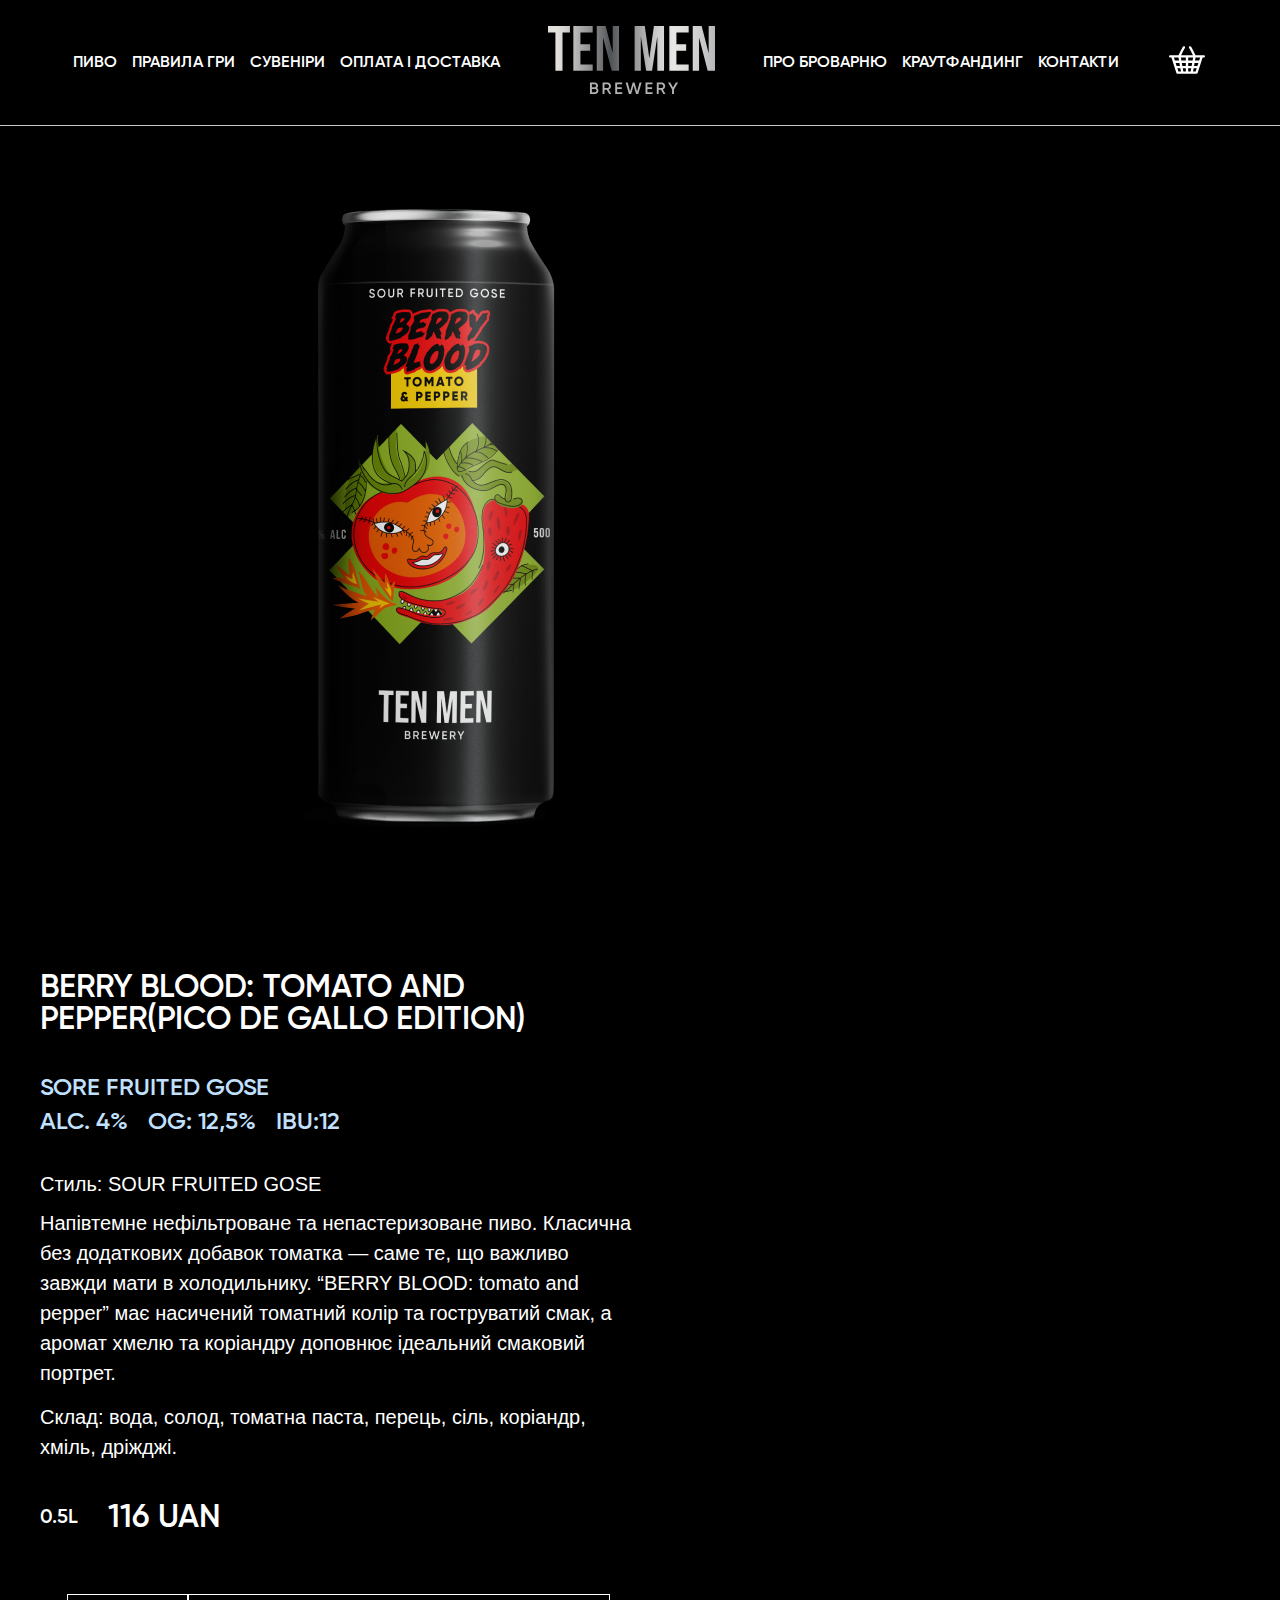
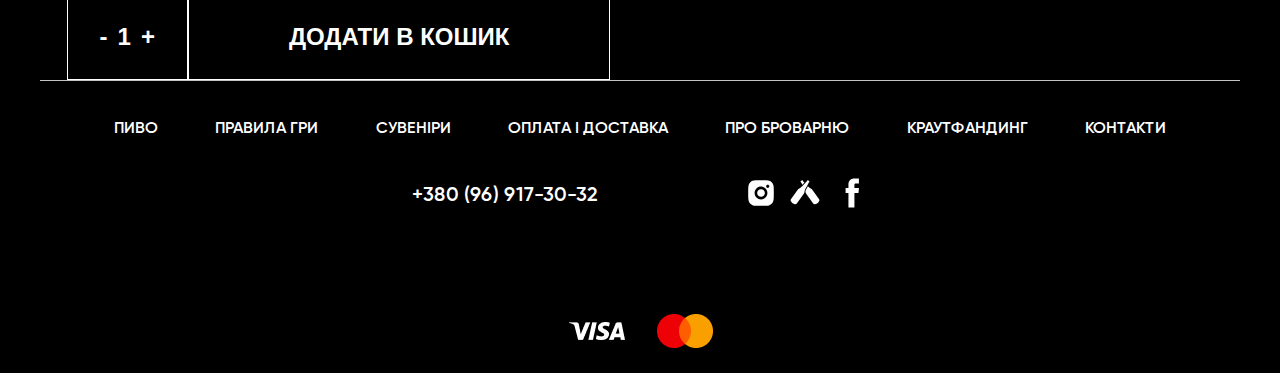
<file: card-beer.html>
<!DOCTYPE html>
<html lang="en">
<head>
    <meta charset="UTF-8">
    <meta name="viewport" content="width=device-width, initial-scale=1.0">
    <title>Card__Beer</title>
    <link rel="stylesheet" href="../css/main.css">
    <link rel="stylesheet" href="../css/beer.css">
    <link rel="stylesheet" href="../css/card-beer.css">
</head>
<body>
    <div class="wrapper">
        <header class="header">
            <div class="container">
                <nav class="menu">
                    <button class="menu__btn">
                        <span></span>
                        <span></span>
                        <span></span>
                    </button>
                    <ul class="menu-list">
                        <li class="menu__list-item">
                            <a href="./beer.html" class="menu__list-link green">
                                Пиво
                            </a>
                        </li>
                        <li class="menu__list-item">
                            <a href="#" class="menu__list-link red">
                                Правила гри
                            </a>
                        </li>
                        <li class="menu__list-item">
                            <a href="#" class="menu__list-link orange">
                                Cувеніри
                            </a>
                        </li>
                        <li class="menu__list-item">
                            <a href="./delivery-inform.html" class="menu__list-link light_green">
                                Оплата і доставка
                            </a>
                        </li>
                    </ul>
                            <a href="#" class="menu__list-logo">
                                <img class="Logo" src="../img/main-img/logo.svg" alt="Logo">
                            </a>
                    <ul class="menu-list">
                        <li class="menu__list-item">
                            <a href="./about.html" class="menu__list-link blue">
                                Про броварню
                            </a>
                        </li>
                        <li class="menu__list-item">
                            <a href="#" class="menu__list-link violet">
                                краутфандинг
                            </a>
                        </li>
                        <li class="menu__list-item">
                            <a href="./contacts.html" class="menu__list-link pink">
                                контакти
                            </a>
                        </li>
                    </ul>
                            <a href="#" class="menu__list-shop">
                                <svg width="40" height="40" viewBox="0 0 40 40" fill="none" xmlns="http://www.w3.org/2000/svg">
                                <path d="M36.8534 15.1729L28.5133 15.1643C27.1933 12.2832 25.7438 9.46624 24.1649 6.71357C23.8466 6.15906 23.0906 5.96811 22.5409 6.28924C21.9818 6.61576 21.7957 7.35367 22.115 7.91142C23.471 10.2781 24.7321 12.6948 25.8983 15.1614H25.4191L14.1075 15.1499C15.2739 12.69 16.5331 10.2773 17.885 7.91178C18.2032 7.35511 18.0157 6.61432 17.4591 6.28924C16.9026 5.96415 16.1545 6.15726 15.8351 6.71465C14.2627 9.45916 12.8159 12.2698 11.495 15.1467L7.32797 15.1424L3.14656 15.1381C1.61907 15.1381 1.61655 17.5075 3.14656 17.5093H4.462C4.4687 17.5504 4.47748 17.591 4.48828 17.6312L8.77805 31.0377C8.98133 31.6735 9.18461 32.3088 9.38789 32.9436C9.42011 33.0415 9.46373 33.1353 9.51785 33.223C9.68813 33.5736 10.0219 33.8387 10.5323 33.8394L27.1053 33.8653L29.4677 33.8689C30.0746 33.8689 30.4368 33.4945 30.5613 33.0418C30.6182 32.9527 30.6638 32.8569 30.6971 32.7566L35.1341 19.1085C35.304 18.5868 35.4737 18.0649 35.6431 17.5428H36.8534C38.3809 17.5456 38.3834 15.1744 36.8534 15.1729ZM26.12 17.532C25.9431 18.5362 25.7665 19.5407 25.5901 20.5455L24.0835 20.5437L21.1988 20.5404C21.1988 19.8931 21.1994 19.2466 21.2006 18.6007C21.2006 18.2425 21.2006 17.8846 21.2006 17.5269L26.12 17.532ZM30.422 25.9352L27.0427 25.9306C27.2193 24.9265 27.396 23.9226 27.5726 22.9189L29.4968 22.921L31.4012 22.9232C31.0741 23.9279 30.7473 24.9323 30.4209 25.9363L30.422 25.9352ZM24.644 25.928L23.384 25.9262L21.1927 25.9234C21.1927 24.9198 21.1936 23.9162 21.1956 22.9124L25.1721 22.9171C24.9957 23.9208 24.8197 24.9245 24.644 25.928ZM23.6648 31.4894L21.188 31.4847C21.188 30.421 21.189 29.3574 21.1909 28.2939L24.2264 28.2978L23.91 30.0977C23.8281 30.562 23.7464 31.0259 23.6648 31.4894ZM16.3334 31.4778C16.1462 30.4141 15.9591 29.3504 15.7721 28.2867H16.616L18.8167 28.2896L18.8145 30.4832V31.4793L16.3334 31.4778ZM8.66537 22.898L12.427 22.9023L12.9548 25.9108H12.1376L9.62693 25.9072C9.30581 24.9039 8.98481 23.9008 8.66393 22.898H8.66537ZM14.8271 22.9052H15.919L18.8232 22.9088C18.8232 23.9121 18.8222 24.9155 18.8203 25.9191L15.356 25.9151L14.8271 22.9052ZM18.8286 17.5255L18.8253 20.5386L14.4103 20.5336C14.2663 19.7132 14.1223 18.8931 13.9783 18.0732L13.88 17.5205H14.582L18.8286 17.5255ZM11.4802 17.5179C11.6566 18.522 11.8331 19.5262 12.0098 20.5307L10.5057 20.5289L7.90397 20.5257L7.38665 18.9075C7.23761 18.4421 7.08869 17.9769 6.93989 17.5118L11.4802 17.5179ZM11.4082 31.4707C11.0677 30.4069 10.7272 29.3433 10.3869 28.2799L13.3727 28.2838C13.5167 29.0989 13.6601 29.914 13.8029 30.7291C13.8466 30.9778 13.8903 31.2262 13.934 31.4746H12.8957L11.4082 31.4707ZM26.0649 31.4933C26.2517 30.4296 26.4387 29.366 26.6262 28.3025H27.8635L29.6516 28.305L29.0436 30.175C28.8996 30.6152 28.7565 31.0552 28.6145 31.4951L26.0649 31.4933ZM32.1705 20.5527L27.9884 20.5491C28.0964 19.9341 28.2044 19.319 28.3124 18.7036L28.518 17.5356L32.6717 17.5399H33.1501C32.8235 18.5449 32.497 19.5491 32.1705 20.5527Z" fill="white" />
                                </svg>
                            </a>
                       
                    
                </nav>
            </div>
        </header>
        <main class="main">
            <section class="card__beer">
                <div class="container">
                    <div class="card__content">
                        <div class="card__images">
                            <img src="../img/beer-img/NEW_4.3 1.png" alt="">
                        </div>
                        <div class="card__text">
                            <h3 class="card__title">
                                BERRY BLOOD: tomato and pepper(PICO DE GALLO edition)
                            </h3>
                            <div class="card__beer-text">
                                <div class="beer-char">
                                    <p class="sore">
                                        Sore Fruited Gose
                                    </p> 
                                    <div class="beer-info">
                                        <p>
                                            ALC. 4%
                                        </p>
                                        <p>
                                            OG: 12,5%
                                        </p>
                                        <p>
                                            IBU:12
                                        </p>
                                    </div>
                                </div>
                                <p class="beer__sore">
                                    Стиль: SOUR FRUITED GOSE
                                </p>
                                <div class="beer__descr">
                                    <p>
                                        Напівтемне нефільтроване та непастеризоване пиво.
                                        Класична без додаткових добавок томатка — саме те, 
                                        що важливо завжди мати в холодильнику. “BERRY BLOOD:
                                        tomato and pepper” має насичений томатний колір та гоструватий смак,
                                        а аромат хмелю та коріандру доповнює ідеальний смаковий портрет.
                                    </p>
                                    <p>
                                        Склад: вода, солод, томатна паста, перець, сіль, 
                                        коріандр, хміль, дріжджі.
                                    </p>
                                </div>
                                <div class="card__beer-price">
                                    <p class="beer-litre">
                                        0.5L
                                    </p>
                                    <p class="price">
                                        116 uan
                                    </p>
                                </div>
                                <div class="beer__add__content">
                                    <div class="quantity-container">
                                        <button class="quantity-btn" id="decrease">-</button>
                                        <span class="quantity" id="quantity-value">1</span>
                                        <button class="quantity-btn" id="increase">+</button>
                                    </div>
                                    <button class="beer__add-btn">ДОДАТИ В КОШИК</button>
                                </div>
                        </div>
                    </div>
                </div>
            </section>
        </main>
        <footer class="footer">
            <div class="container">
                <div class="footer__content">
                    <nav class="footer-menu">
                        <ul class="menu-list footer__menu-list">
                            <li class="menu__list-item">
                                <a href="#" class="menu__list-link green">
                                    Пиво
                                </a>
                            </li>
                            <li class="menu__list-item">
                                <a href="#" class="menu__list-link red">
                                    Правила гри
                                </a>
                            </li>
                            <li class="menu__list-item">
                                <a href="#" class="menu__list-link orange">
                                    Cувеніри
                                </a>
                            </li>
                            <li class="menu__list-item">
                                <a href="./delivery-inform.html" class="menu__list-link light_green">
                                    Оплата і доставка
                                </a>
                            </li>
                            <li class="menu__list-item">
                                <a href="./about.html" class="menu__list-link blue">
                                    Про броварню
                                </a>
                            </li>
                            <li class="menu__list-item">
                                <a href="#" class="menu__list-link violet">
                                    краутфандинг
                                </a>
                            </li>
                            <li class="menu__list-item">
                                <a href="#" class="menu__list-link pink">
                                    контакти
                                </a>
                            </li>
                        </ul>
                    </nav>
                    <ul class="footer__contacts">
                        <li class="footer__contact">
                            <a href="tel:380969173032"  class="footer__contact-number">
                                +380 (96) 917-30-32
                            </a>
                            <ul class="footer__social-list">
                                <li class="social__list-item">
                                    <a href="#" class="social__list-link">
                                        <svg width="26" height="26" viewBox="0 0 26 26" fill="none" xmlns="http://www.w3.org/2000/svg">
                                        <path d="M13 0.200012C16.4777 0.200012 16.9116 0.212812 18.2761 0.276812C19.6393 0.340812 20.5673 0.554572 21.384 0.872012C22.2288 1.19713 22.9404 1.63745 23.6521 2.34785C24.303 2.98772 24.8066 3.76173 25.128 4.61601C25.4441 5.43137 25.6592 6.36065 25.7232 7.72385C25.7833 9.08833 25.8 9.52225 25.8 13C25.8 16.4778 25.7872 16.9117 25.7232 18.2762C25.6592 19.6394 25.4441 20.5674 25.128 21.384C24.8075 22.2388 24.3038 23.013 23.6521 23.6522C23.0121 24.3028 22.2381 24.8064 21.384 25.128C20.5686 25.4442 19.6393 25.6592 18.2761 25.7232C16.9116 25.7834 16.4777 25.8 13 25.8C9.52219 25.8 9.08827 25.7872 7.72379 25.7232C6.36059 25.6592 5.43259 25.4442 4.61595 25.128C3.76133 24.8073 2.98719 24.3036 2.34779 23.6522C1.69679 23.0124 1.19314 22.2384 0.871951 21.384C0.554511 20.5687 0.340751 19.6394 0.276751 18.2762C0.216591 16.9117 0.199951 16.4778 0.199951 13C0.199951 9.52225 0.212751 9.08833 0.276751 7.72385C0.340751 6.35937 0.554511 5.43265 0.871951 4.61601C1.19225 3.7612 1.69602 2.98698 2.34779 2.34785C2.98737 1.69663 3.76146 1.19295 4.61595 0.872012C5.43259 0.554572 6.35931 0.340812 7.72379 0.276812C9.08827 0.216652 9.52219 0.200012 13 0.200012ZM13 6.60001C11.3026 6.60001 9.6747 7.2743 8.47447 8.47453C7.27424 9.67476 6.59995 11.3026 6.59995 13C6.59995 14.6974 7.27424 16.3253 8.47447 17.5255C9.6747 18.7257 11.3026 19.4 13 19.4C14.6973 19.4 16.3252 18.7257 17.5254 17.5255C18.7257 16.3253 19.4 14.6974 19.4 13C19.4 11.3026 18.7257 9.67476 17.5254 8.47453C16.3252 7.2743 14.6973 6.60001 13 6.60001ZM21.32 6.28001C21.32 5.85567 21.1514 5.4487 20.8513 5.14864C20.5513 4.84858 20.1443 4.68001 19.72 4.68001C19.2956 4.68001 18.8886 4.84858 18.5886 5.14864C18.2885 5.4487 18.12 5.85567 18.12 6.28001C18.12 6.70436 18.2885 7.11132 18.5886 7.41138C18.8886 7.71144 19.2956 7.88001 19.72 7.88001C20.1443 7.88001 20.5513 7.71144 20.8513 7.41138C21.1514 7.11132 21.32 6.70436 21.32 6.28001ZM13 9.16001C14.0184 9.16001 14.9951 9.56458 15.7152 10.2847C16.4354 11.0049 16.84 11.9816 16.84 13C16.84 14.0184 16.4354 14.9952 15.7152 15.7153C14.9951 16.4354 14.0184 16.84 13 16.84C11.9815 16.84 11.0048 16.4354 10.2847 15.7153C9.56452 14.9952 9.15995 14.0184 9.15995 13C9.15995 11.9816 9.56452 11.0049 10.2847 10.2847C11.0048 9.56458 11.9815 9.16001 13 9.16001Z" fill="white" />
                                        </svg>
                                    </a>
                                </li>
                                <li class="social__list-item">
                                    <a href="#" class="social__list-link">
                                        <svg width="32" height="32" viewBox="0 0 32 32" fill="none" xmlns="http://www.w3.org/2000/svg">
                                        <path d="M14.8005 16.7746L7.8118 26.5341C7.45421 27.0333 6.85181 27.2961 6.24222 27.2205C5.54863 27.1341 4.59344 26.8737 3.60825 26.1657C2.62306 25.4577 2.07107 24.6345 1.76747 24.0033C1.63617 23.7314 1.58047 23.4292 1.60623 23.1283C1.63199 22.8274 1.73825 22.539 1.91387 22.2934L8.90259 12.5339C9.23522 12.0691 9.67155 11.6883 10.177 11.4215L11.5522 10.6967C11.8282 10.5515 12.0754 10.3571 12.2817 10.1231C12.9489 9.36592 14.7405 7.38235 17.9169 4.17479L17.9721 3.92039C17.9785 3.89179 17.9927 3.86549 18.013 3.84434C18.0333 3.82319 18.059 3.80799 18.0873 3.80039L18.2625 3.75599C18.2993 3.74652 18.3317 3.72437 18.3538 3.69343C18.376 3.66249 18.3866 3.62474 18.3837 3.58679L18.3657 3.3708C18.3637 3.34963 18.3661 3.32828 18.3727 3.30806C18.3792 3.28785 18.3899 3.26919 18.4039 3.25323C18.418 3.23727 18.4351 3.22435 18.4543 3.21527C18.4736 3.20618 18.4944 3.20112 18.5157 3.2004C18.7269 3.1944 19.1373 3.2556 19.7169 3.67199C20.2965 4.08839 20.4849 4.45918 20.5473 4.66078C20.5534 4.68119 20.5553 4.70264 20.5528 4.7238C20.5503 4.74497 20.5435 4.7654 20.5328 4.78384C20.5222 4.80228 20.5078 4.81834 20.4907 4.83102C20.4736 4.8437 20.454 4.85274 20.4333 4.85758L20.2233 4.91038C20.1862 4.91941 20.1535 4.94146 20.1313 4.9725C20.109 5.00355 20.0987 5.04154 20.1021 5.07957L20.1165 5.25957C20.1189 5.28878 20.1131 5.31807 20.0997 5.34415C20.0863 5.37023 20.066 5.39206 20.0409 5.40717L19.8177 5.54157C17.8029 9.58432 16.5009 11.9207 15.9981 12.7967C15.8433 13.0677 15.7389 13.3645 15.6897 13.6727L15.4437 15.2099C15.3536 15.7747 15.1334 16.3108 14.8005 16.7758V16.7746ZM30.0871 22.2922L23.0984 12.5327C22.7658 12.0679 22.3295 11.6871 21.824 11.4203L20.4489 10.6943C20.1728 10.5491 19.9256 10.3547 19.7193 10.1207C19.4867 9.85708 19.2519 9.59547 19.0149 9.33592C19.0033 9.32385 18.9891 9.31464 18.9734 9.30906C18.9576 9.30347 18.9408 9.30165 18.9242 9.30375C18.9077 9.30586 18.8918 9.31181 18.878 9.32115C18.8641 9.33049 18.8526 9.34295 18.8445 9.35752C18.1708 10.6597 17.4727 11.9492 16.7505 13.2251C16.6472 13.405 16.5777 13.6022 16.5453 13.8071C16.4757 14.2455 16.4757 14.6922 16.5453 15.1307L16.5573 15.2075C16.6473 15.7726 16.8681 16.309 17.2005 16.7734L24.1892 26.5329C24.5444 27.0285 25.1372 27.2949 25.742 27.2217C26.7008 27.0993 27.6129 26.7356 28.3928 26.1645C29.1781 25.61 29.8108 24.8662 30.2323 24.0021C30.3639 23.7303 30.4197 23.428 30.394 23.1271C30.3682 22.8261 30.263 22.5377 30.0871 22.2922ZM11.5678 4.85518L11.7778 4.90798C11.8147 4.91724 11.8472 4.93933 11.8694 4.97032C11.8916 5.00131 11.9021 5.03918 11.899 5.07718L11.8846 5.25717C11.882 5.28639 11.8877 5.31574 11.9011 5.34185C11.9145 5.36796 11.935 5.38976 11.9602 5.40477L12.1834 5.53917C12.5565 6.28676 12.9021 6.97195 13.2261 7.60434C13.2573 7.66554 13.3353 7.67634 13.3809 7.62714C13.9053 7.06435 14.5377 6.39716 15.2829 5.62557C15.3129 5.59541 15.33 5.55481 15.3307 5.5123C15.3313 5.46978 15.3155 5.42866 15.2865 5.39757C14.9085 5.01118 14.5125 4.60678 14.0841 4.17359L14.0289 3.91919C14.0228 3.89058 14.0088 3.86426 13.9884 3.84326C13.968 3.82225 13.9421 3.80739 13.9137 3.80039L13.7385 3.75599C13.7017 3.74652 13.6693 3.72437 13.6472 3.69343C13.625 3.66249 13.6144 3.62474 13.6173 3.58679L13.6353 3.3708C13.6373 3.34982 13.635 3.32867 13.6286 3.3086C13.6221 3.28854 13.6117 3.26999 13.5979 3.25407C13.5841 3.23815 13.5673 3.22518 13.5483 3.21596C13.5294 3.20673 13.5088 3.20144 13.4877 3.2004C13.2777 3.1944 12.8661 3.2544 12.2853 3.67199C11.7058 4.08839 11.5174 4.45918 11.455 4.66078C11.4488 4.68119 11.4469 4.70264 11.4494 4.7238C11.4519 4.74497 11.4587 4.7654 11.4694 4.78384C11.4801 4.80228 11.4944 4.81834 11.5115 4.83102C11.5287 4.8437 11.5482 4.85274 11.569 4.85758L11.5678 4.85518Z" fill="white" />
                                        </svg>
                                    </a>
                                </li>
                                <li class="social__list-item">
                                    <a href="#" class="social__list-link">
                                        <svg width="32" height="32" viewBox="0 0 32 32" fill="none" xmlns="http://www.w3.org/2000/svg">
                                        <path d="M22.9825 10.9256H18.4249V7.93648C18.4249 6.81393 19.1689 6.55222 19.6929 6.55222C20.2157 6.55222 22.9091 6.55222 22.9091 6.55222V1.61729L18.4797 1.60001C13.5627 1.60001 12.4437 5.28064 12.4437 7.63602V10.9256H9.6001V16.0107H12.4437C12.4437 22.5368 12.4437 30.4 12.4437 30.4H18.4249C18.4249 30.4 18.4249 22.4593 18.4249 16.0107H22.4608L22.9825 10.9256Z" fill="white" />
                                        </svg>
                                    </a>
                                </li>
                            </ul>
                        </li>
                    </ul>
                    <div class="footer__parthner">
                        <div class="footer__part-image">
                            <img src="../img/main-img/Visa.png" alt="Images-Visa">
                        </div>
                        <div class="footer__part-image">
                            <img src="../img/main-img/Mastercard.png" alt="Images-MasterCard">
                        </div>
                    </div>
                    
                </div>
            </div>
        </footer>
    </div>
    <script src="../js/adaptiveMenu.js"></script>
</body>
</html>
</file>
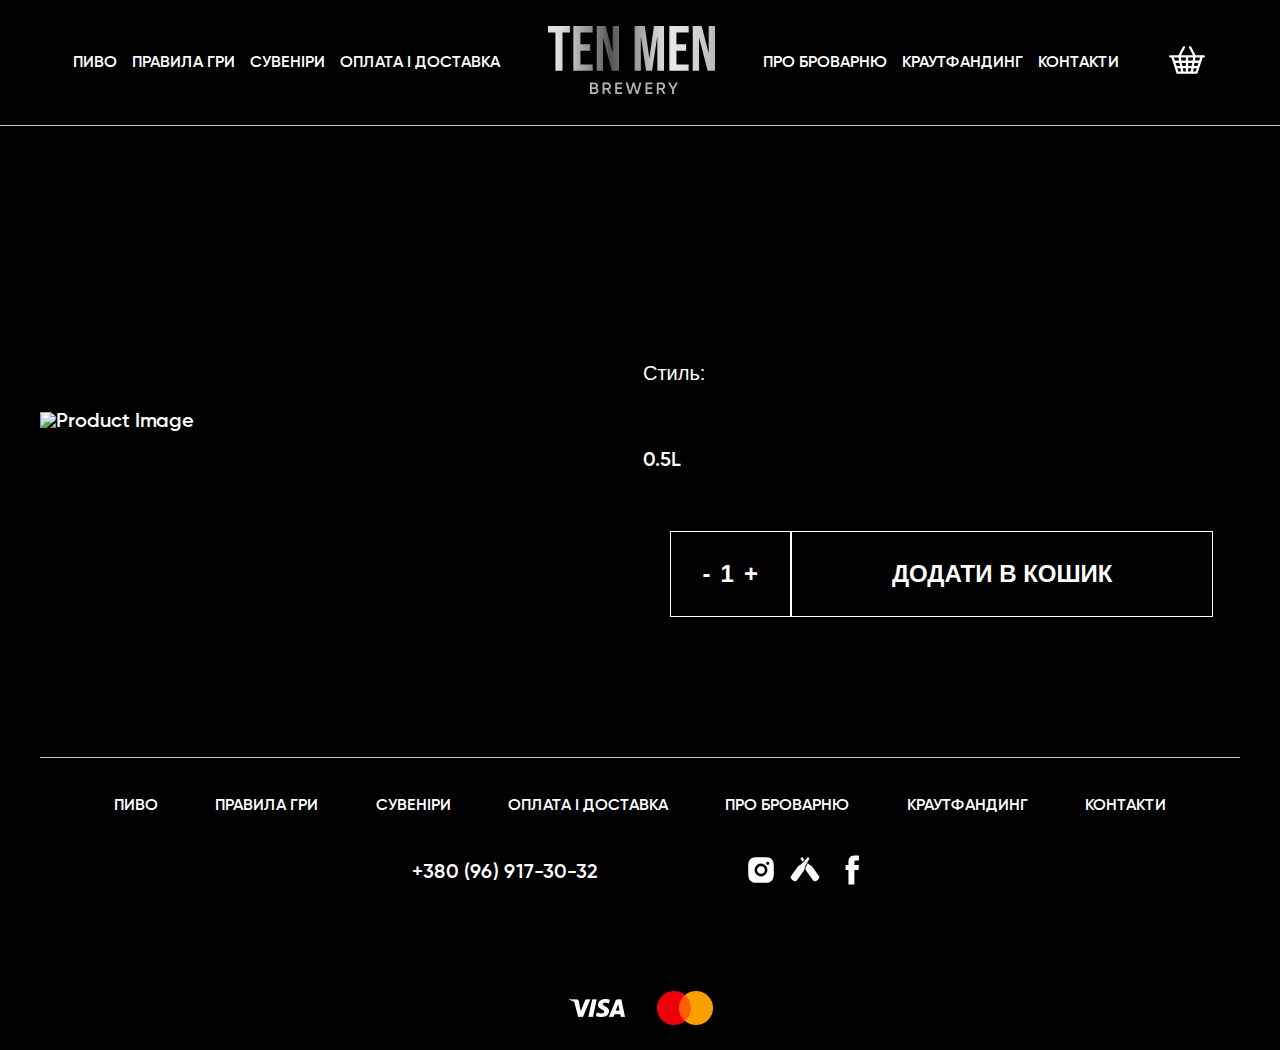
<file: card-beerTest.html>
<!DOCTYPE html>
<html lang="en">
<head>
    <meta charset="UTF-8">
    <meta name="viewport" content="width=device-width, initial-scale=1.0">
    <title>Card__Beer</title>
    <link rel="stylesheet" href="./css/main.css">
    <link rel="stylesheet" href="./css/beer.css">
    <link rel="stylesheet" href="./css/card-beer.css">
</head>
<body>
    <div class="wrapper">
        <header class="header">
            <div class="container">
                <nav class="menu">
                    <button class="menu__btn">
                        <span></span>
                        <span></span>
                        <span></span>
                    </button>
                    <div class="menu__left">
                        <ul class="menu-list">
                                <li class="menu__list-item">
                                <a href="./beerlist.html" class="menu__list-link green">
                                    Пиво
                                </a>
                            </li>
                            <li class="menu__list-item">
                                <a href="#" class="menu__list-link red">
                                    Правила гри
                                </a>
                            </li>
                            <li class="menu__list-item">
                                <a href="#" class="menu__list-link orange">
                                    Cувеніри
                                </a>
                            </li>
                            
                            <li class="menu__list-item">
                                <a href="./delivery-inform.html" class="menu__list-link light_green">
                                    Оплата і доставка
                                </a>
                            </li>
                        </ul>
                    </div>
                        <div class="logo__container">
                            <a href="./index.html" class="menu__list-logo">
                                <img class="Logo" src="./img/main-img/logo.svg" alt="Logo">
                            </a>
                        </div>
                        <div class="menu__right">
                            <ul class="menu-list">
                                <li class="menu__list-item">
                                    <a href="./about.html" class="menu__list-link blue">
                                        Про броварню
                                    </a>
                                </li>
                                <li class="menu__list-item">
                                    <a href="#" class="menu__list-link violet">
                                        краутфандинг
                                    </a>
                                </li>
                                <li class="menu__list-item">
                                    <a href="./contacts.html" class="menu__list-link pink">
                                        контакти
                                    </a>
                                </li>
                            </ul>
                       
                        </div>
                        <li class="menu__list-shop js-cart-btn  ">
                            <a href="./basket.html">
                                <svg width="40" height="40" viewBox="0 0 40 40" fill="none" xmlns="http://www.w3.org/2000/svg">
                                <path d="M36.8534 15.1729L28.5133 15.1643C27.1933 12.2832 25.7438 9.46624 24.1649 6.71357C23.8466 6.15906 23.0906 5.96811 22.5409 6.28924C21.9818 6.61576 21.7957 7.35367 22.115 7.91142C23.471 10.2781 24.7321 12.6948 25.8983 15.1614H25.4191L14.1075 15.1499C15.2739 12.69 16.5331 10.2773 17.885 7.91178C18.2032 7.35511 18.0157 6.61432 17.4591 6.28924C16.9026 5.96415 16.1545 6.15726 15.8351 6.71465C14.2627 9.45916 12.8159 12.2698 11.495 15.1467L7.32797 15.1424L3.14656 15.1381C1.61907 15.1381 1.61655 17.5075 3.14656 17.5093H4.462C4.4687 17.5504 4.47748 17.591 4.48828 17.6312L8.77805 31.0377C8.98133 31.6735 9.18461 32.3088 9.38789 32.9436C9.42011 33.0415 9.46373 33.1353 9.51785 33.223C9.68813 33.5736 10.0219 33.8387 10.5323 33.8394L27.1053 33.8653L29.4677 33.8689C30.0746 33.8689 30.4368 33.4945 30.5613 33.0418C30.6182 32.9527 30.6638 32.8569 30.6971 32.7566L35.1341 19.1085C35.304 18.5868 35.4737 18.0649 35.6431 17.5428H36.8534C38.3809 17.5456 38.3834 15.1744 36.8534 15.1729ZM26.12 17.532C25.9431 18.5362 25.7665 19.5407 25.5901 20.5455L24.0835 20.5437L21.1988 20.5404C21.1988 19.8931 21.1994 19.2466 21.2006 18.6007C21.2006 18.2425 21.2006 17.8846 21.2006 17.5269L26.12 17.532ZM30.422 25.9352L27.0427 25.9306C27.2193 24.9265 27.396 23.9226 27.5726 22.9189L29.4968 22.921L31.4012 22.9232C31.0741 23.9279 30.7473 24.9323 30.4209 25.9363L30.422 25.9352ZM24.644 25.928L23.384 25.9262L21.1927 25.9234C21.1927 24.9198 21.1936 23.9162 21.1956 22.9124L25.1721 22.9171C24.9957 23.9208 24.8197 24.9245 24.644 25.928ZM23.6648 31.4894L21.188 31.4847C21.188 30.421 21.189 29.3574 21.1909 28.2939L24.2264 28.2978L23.91 30.0977C23.8281 30.562 23.7464 31.0259 23.6648 31.4894ZM16.3334 31.4778C16.1462 30.4141 15.9591 29.3504 15.7721 28.2867H16.616L18.8167 28.2896L18.8145 30.4832V31.4793L16.3334 31.4778ZM8.66537 22.898L12.427 22.9023L12.9548 25.9108H12.1376L9.62693 25.9072C9.30581 24.9039 8.98481 23.9008 8.66393 22.898H8.66537ZM14.8271 22.9052H15.919L18.8232 22.9088C18.8232 23.9121 18.8222 24.9155 18.8203 25.9191L15.356 25.9151L14.8271 22.9052ZM18.8286 17.5255L18.8253 20.5386L14.4103 20.5336C14.2663 19.7132 14.1223 18.8931 13.9783 18.0732L13.88 17.5205H14.582L18.8286 17.5255ZM11.4802 17.5179C11.6566 18.522 11.8331 19.5262 12.0098 20.5307L10.5057 20.5289L7.90397 20.5257L7.38665 18.9075C7.23761 18.4421 7.08869 17.9769 6.93989 17.5118L11.4802 17.5179ZM11.4082 31.4707C11.0677 30.4069 10.7272 29.3433 10.3869 28.2799L13.3727 28.2838C13.5167 29.0989 13.6601 29.914 13.8029 30.7291C13.8466 30.9778 13.8903 31.2262 13.934 31.4746H12.8957L11.4082 31.4707ZM26.0649 31.4933C26.2517 30.4296 26.4387 29.366 26.6262 28.3025H27.8635L29.6516 28.305L29.0436 30.175C28.8996 30.6152 28.7565 31.0552 28.6145 31.4951L26.0649 31.4933ZM32.1705 20.5527L27.9884 20.5491C28.0964 19.9341 28.2044 19.319 28.3124 18.7036L28.518 17.5356L32.6717 17.5399H33.1501C32.8235 18.5449 32.497 19.5491 32.1705 20.5527Z" fill="white" />
                                </svg>
                            </a>
                            
                        </li>
                </nav>
                <div class="side-menu" id="sideMenu">
                    <span class="close-icon" onclick="toggleMenu()">&#10005;</span>
                    <ul class="menu-list side__menu-list">
                        <li class="menu__list-item">
                        <a href="./beerlist.html" class="menu__list-link green">
                            Пиво
                        </a>
                    </li>
                    <li class="menu__list-item">
                        <a href="#" class="menu__list-link red">
                            Правила гри
                        </a>
                    </li>
                    <li class="menu__list-item">
                        <a href="#" class="menu__list-link orange">
                            Cувеніри
                        </a>
                    </li>
                    
                    <li class="menu__list-item">
                        <a href="./delivery-inform.html" class="menu__list-link light_green">
                            Оплата і доставка
                        </a>
                    </li>
                    <li class="menu__list-item">
                        <a href="./about.html" class="menu__list-link blue">
                            Про броварню
                        </a>
                    </li>
                    <li class="menu__list-item">
                        <a href="#" class="menu__list-link violet">
                            краутфандинг
                        </a>
                    </li>
                    <li class="menu__list-item">
                        <a href="./contacts.html" class="menu__list-link pink">
                            контакти
                        </a>
                    </li>
                </ul>
                </div>
            </div>
        </header>
        <main class="main">
            <section class="card__beer">
                <div class="container">
                    <div class="card-wrapper">

                        <div class="card-item" data-id="">
                            <div class="card__images">
                                <img class="product-image" alt="Product Image">
                            </div>
                            <div class="card__text">
                                <h3 class="card__title product-name"></h3>
                                <div class="card__beer-text">
                                    <div class="beer-char">
                                        <p class="sore product-sore"></p>
                                        <div class="beer-info">
                                            <p class="product-alcohol"></p>
                                            <p class="product-og"></p>
                                            <p class="product-ibu"></p>
                                        </div>
                                    </div>
                                    <p class="beer__sore">Стиль: <span class="product-style"></span></p>
                                    <div class="beer__descr">
                                        <p class="product-description"></p>
                                        <p class="product-ingredients"></p>
                                    </div>
                                    <div class="card__beer-price">
                                        <p class="beer-litre  volume">0.5L</p>
                                        <p class="price product-price"></p>
                                    </div>
                                    <div class="beer__add__content">
                                        <div class="quantity-container counter-wrapper">
                                            <button class="quantity-btn" data-action="minus" id="decrease">-</button>
                                            <div class="quantity" data-counter="" id="quantity-value">1</div>
                                            <button class="quantity-btn" data-action="plus" id="increase">+</button>
                                        </div>
                                        <form action="#">
                                            <button type="submit" data-cart class="beer__add-btn">ДОДАТИ В КОШИК</button>
                                        </form>
                                    </div>
                                </div>
                            </div>
                        </div>
                    </div>
                </div>
            </section>
        </main>
        <footer class="footer">
            <div class="container">
                <div class="footer__content">
                    <nav class="footer-menu">
                        <ul class="menu-list footer__menu-list">
                            <li class="menu__list-item">
                                <a href="./beerlist.html" class="menu__list-link green">
                                    Пиво
                                </a>
                            </li>
                            <li class="menu__list-item">
                                <a href="#" class="menu__list-link red">
                                    Правила гри
                                </a>
                            </li>
                            <li class="menu__list-item">
                                <a href="#" class="menu__list-link orange">
                                    Cувеніри
                                </a>
                            </li>
                            <li class="menu__list-item">
                                <a href="./delivery-inform.html" class="menu__list-link light_green">
                                    Оплата і доставка
                                </a>
                            </li>
                            <li class="menu__list-item">
                                <a href="./about.html" class="menu__list-link blue">
                                    Про броварню
                                </a>
                            </li>
                            <li class="menu__list-item">
                                <a href="#" class="menu__list-link violet">
                                    краутфандинг
                                </a>
                            </li>
                            <li class="menu__list-item">
                                <a href="./contacts.html" class="menu__list-link pink">
                                    контакти
                                </a>
                            </li>
                        </ul>
                    </nav>
                    <ul class="footer__contacts">
                        <li class="footer__contact">
                            <a href="tel:380969173032"  class="footer__contact-number">
                                +380 (96) 917-30-32
                            </a>
                            <ul class="footer__social-list">
                                <li class="social__list-item">
                                    <a href="#" class="social__list-link">
                                        <svg width="26" height="26" viewBox="0 0 26 26" fill="none" xmlns="http://www.w3.org/2000/svg">
                                        <path d="M13 0.200012C16.4777 0.200012 16.9116 0.212812 18.2761 0.276812C19.6393 0.340812 20.5673 0.554572 21.384 0.872012C22.2288 1.19713 22.9404 1.63745 23.6521 2.34785C24.303 2.98772 24.8066 3.76173 25.128 4.61601C25.4441 5.43137 25.6592 6.36065 25.7232 7.72385C25.7833 9.08833 25.8 9.52225 25.8 13C25.8 16.4778 25.7872 16.9117 25.7232 18.2762C25.6592 19.6394 25.4441 20.5674 25.128 21.384C24.8075 22.2388 24.3038 23.013 23.6521 23.6522C23.0121 24.3028 22.2381 24.8064 21.384 25.128C20.5686 25.4442 19.6393 25.6592 18.2761 25.7232C16.9116 25.7834 16.4777 25.8 13 25.8C9.52219 25.8 9.08827 25.7872 7.72379 25.7232C6.36059 25.6592 5.43259 25.4442 4.61595 25.128C3.76133 24.8073 2.98719 24.3036 2.34779 23.6522C1.69679 23.0124 1.19314 22.2384 0.871951 21.384C0.554511 20.5687 0.340751 19.6394 0.276751 18.2762C0.216591 16.9117 0.199951 16.4778 0.199951 13C0.199951 9.52225 0.212751 9.08833 0.276751 7.72385C0.340751 6.35937 0.554511 5.43265 0.871951 4.61601C1.19225 3.7612 1.69602 2.98698 2.34779 2.34785C2.98737 1.69663 3.76146 1.19295 4.61595 0.872012C5.43259 0.554572 6.35931 0.340812 7.72379 0.276812C9.08827 0.216652 9.52219 0.200012 13 0.200012ZM13 6.60001C11.3026 6.60001 9.6747 7.2743 8.47447 8.47453C7.27424 9.67476 6.59995 11.3026 6.59995 13C6.59995 14.6974 7.27424 16.3253 8.47447 17.5255C9.6747 18.7257 11.3026 19.4 13 19.4C14.6973 19.4 16.3252 18.7257 17.5254 17.5255C18.7257 16.3253 19.4 14.6974 19.4 13C19.4 11.3026 18.7257 9.67476 17.5254 8.47453C16.3252 7.2743 14.6973 6.60001 13 6.60001ZM21.32 6.28001C21.32 5.85567 21.1514 5.4487 20.8513 5.14864C20.5513 4.84858 20.1443 4.68001 19.72 4.68001C19.2956 4.68001 18.8886 4.84858 18.5886 5.14864C18.2885 5.4487 18.12 5.85567 18.12 6.28001C18.12 6.70436 18.2885 7.11132 18.5886 7.41138C18.8886 7.71144 19.2956 7.88001 19.72 7.88001C20.1443 7.88001 20.5513 7.71144 20.8513 7.41138C21.1514 7.11132 21.32 6.70436 21.32 6.28001ZM13 9.16001C14.0184 9.16001 14.9951 9.56458 15.7152 10.2847C16.4354 11.0049 16.84 11.9816 16.84 13C16.84 14.0184 16.4354 14.9952 15.7152 15.7153C14.9951 16.4354 14.0184 16.84 13 16.84C11.9815 16.84 11.0048 16.4354 10.2847 15.7153C9.56452 14.9952 9.15995 14.0184 9.15995 13C9.15995 11.9816 9.56452 11.0049 10.2847 10.2847C11.0048 9.56458 11.9815 9.16001 13 9.16001Z" fill="white" />
                                        </svg>
                                    </a>
                                </li>
                                <li class="social__list-item">
                                    <a href="#" class="social__list-link">
                                        <svg width="32" height="32" viewBox="0 0 32 32" fill="none" xmlns="http://www.w3.org/2000/svg">
                                        <path d="M14.8005 16.7746L7.8118 26.5341C7.45421 27.0333 6.85181 27.2961 6.24222 27.2205C5.54863 27.1341 4.59344 26.8737 3.60825 26.1657C2.62306 25.4577 2.07107 24.6345 1.76747 24.0033C1.63617 23.7314 1.58047 23.4292 1.60623 23.1283C1.63199 22.8274 1.73825 22.539 1.91387 22.2934L8.90259 12.5339C9.23522 12.0691 9.67155 11.6883 10.177 11.4215L11.5522 10.6967C11.8282 10.5515 12.0754 10.3571 12.2817 10.1231C12.9489 9.36592 14.7405 7.38235 17.9169 4.17479L17.9721 3.92039C17.9785 3.89179 17.9927 3.86549 18.013 3.84434C18.0333 3.82319 18.059 3.80799 18.0873 3.80039L18.2625 3.75599C18.2993 3.74652 18.3317 3.72437 18.3538 3.69343C18.376 3.66249 18.3866 3.62474 18.3837 3.58679L18.3657 3.3708C18.3637 3.34963 18.3661 3.32828 18.3727 3.30806C18.3792 3.28785 18.3899 3.26919 18.4039 3.25323C18.418 3.23727 18.4351 3.22435 18.4543 3.21527C18.4736 3.20618 18.4944 3.20112 18.5157 3.2004C18.7269 3.1944 19.1373 3.2556 19.7169 3.67199C20.2965 4.08839 20.4849 4.45918 20.5473 4.66078C20.5534 4.68119 20.5553 4.70264 20.5528 4.7238C20.5503 4.74497 20.5435 4.7654 20.5328 4.78384C20.5222 4.80228 20.5078 4.81834 20.4907 4.83102C20.4736 4.8437 20.454 4.85274 20.4333 4.85758L20.2233 4.91038C20.1862 4.91941 20.1535 4.94146 20.1313 4.9725C20.109 5.00355 20.0987 5.04154 20.1021 5.07957L20.1165 5.25957C20.1189 5.28878 20.1131 5.31807 20.0997 5.34415C20.0863 5.37023 20.066 5.39206 20.0409 5.40717L19.8177 5.54157C17.8029 9.58432 16.5009 11.9207 15.9981 12.7967C15.8433 13.0677 15.7389 13.3645 15.6897 13.6727L15.4437 15.2099C15.3536 15.7747 15.1334 16.3108 14.8005 16.7758V16.7746ZM30.0871 22.2922L23.0984 12.5327C22.7658 12.0679 22.3295 11.6871 21.824 11.4203L20.4489 10.6943C20.1728 10.5491 19.9256 10.3547 19.7193 10.1207C19.4867 9.85708 19.2519 9.59547 19.0149 9.33592C19.0033 9.32385 18.9891 9.31464 18.9734 9.30906C18.9576 9.30347 18.9408 9.30165 18.9242 9.30375C18.9077 9.30586 18.8918 9.31181 18.878 9.32115C18.8641 9.33049 18.8526 9.34295 18.8445 9.35752C18.1708 10.6597 17.4727 11.9492 16.7505 13.2251C16.6472 13.405 16.5777 13.6022 16.5453 13.8071C16.4757 14.2455 16.4757 14.6922 16.5453 15.1307L16.5573 15.2075C16.6473 15.7726 16.8681 16.309 17.2005 16.7734L24.1892 26.5329C24.5444 27.0285 25.1372 27.2949 25.742 27.2217C26.7008 27.0993 27.6129 26.7356 28.3928 26.1645C29.1781 25.61 29.8108 24.8662 30.2323 24.0021C30.3639 23.7303 30.4197 23.428 30.394 23.1271C30.3682 22.8261 30.263 22.5377 30.0871 22.2922ZM11.5678 4.85518L11.7778 4.90798C11.8147 4.91724 11.8472 4.93933 11.8694 4.97032C11.8916 5.00131 11.9021 5.03918 11.899 5.07718L11.8846 5.25717C11.882 5.28639 11.8877 5.31574 11.9011 5.34185C11.9145 5.36796 11.935 5.38976 11.9602 5.40477L12.1834 5.53917C12.5565 6.28676 12.9021 6.97195 13.2261 7.60434C13.2573 7.66554 13.3353 7.67634 13.3809 7.62714C13.9053 7.06435 14.5377 6.39716 15.2829 5.62557C15.3129 5.59541 15.33 5.55481 15.3307 5.5123C15.3313 5.46978 15.3155 5.42866 15.2865 5.39757C14.9085 5.01118 14.5125 4.60678 14.0841 4.17359L14.0289 3.91919C14.0228 3.89058 14.0088 3.86426 13.9884 3.84326C13.968 3.82225 13.9421 3.80739 13.9137 3.80039L13.7385 3.75599C13.7017 3.74652 13.6693 3.72437 13.6472 3.69343C13.625 3.66249 13.6144 3.62474 13.6173 3.58679L13.6353 3.3708C13.6373 3.34982 13.635 3.32867 13.6286 3.3086C13.6221 3.28854 13.6117 3.26999 13.5979 3.25407C13.5841 3.23815 13.5673 3.22518 13.5483 3.21596C13.5294 3.20673 13.5088 3.20144 13.4877 3.2004C13.2777 3.1944 12.8661 3.2544 12.2853 3.67199C11.7058 4.08839 11.5174 4.45918 11.455 4.66078C11.4488 4.68119 11.4469 4.70264 11.4494 4.7238C11.4519 4.74497 11.4587 4.7654 11.4694 4.78384C11.4801 4.80228 11.4944 4.81834 11.5115 4.83102C11.5287 4.8437 11.5482 4.85274 11.569 4.85758L11.5678 4.85518Z" fill="white" />
                                        </svg>
                                    </a>
                                </li>
                                <li class="social__list-item">
                                    <a href="#" class="social__list-link">
                                        <svg width="32" height="32" viewBox="0 0 32 32" fill="none" xmlns="http://www.w3.org/2000/svg">
                                        <path d="M22.9825 10.9256H18.4249V7.93648C18.4249 6.81393 19.1689 6.55222 19.6929 6.55222C20.2157 6.55222 22.9091 6.55222 22.9091 6.55222V1.61729L18.4797 1.60001C13.5627 1.60001 12.4437 5.28064 12.4437 7.63602V10.9256H9.6001V16.0107H12.4437C12.4437 22.5368 12.4437 30.4 12.4437 30.4H18.4249C18.4249 30.4 18.4249 22.4593 18.4249 16.0107H22.4608L22.9825 10.9256Z" fill="white" />
                                        </svg>
                                    </a>
                                </li>
                            </ul>
                        </li>
                    </ul>
                    <div class="footer__parthner">
                        <div class="footer__part-image">
                            <img src="./img/main-img/Visa.png" alt="Images-Visa">
                        </div>
                        <div class="footer__part-image">
                            <img src="./img/main-img/Mastercard.png" alt="Images-MasterCard">
                        </div>
                    </div>
                    
                </div>
            </div>
        </footer>
    </div>
    <script src="./js/adaptiveMenu.js"></script>
    <script src="./js/cardBerr.js"></script>
    <script src="./js/main.js"></script>
    <script src="./js/productCardList.js"></script>
</body>
</html>
</file>
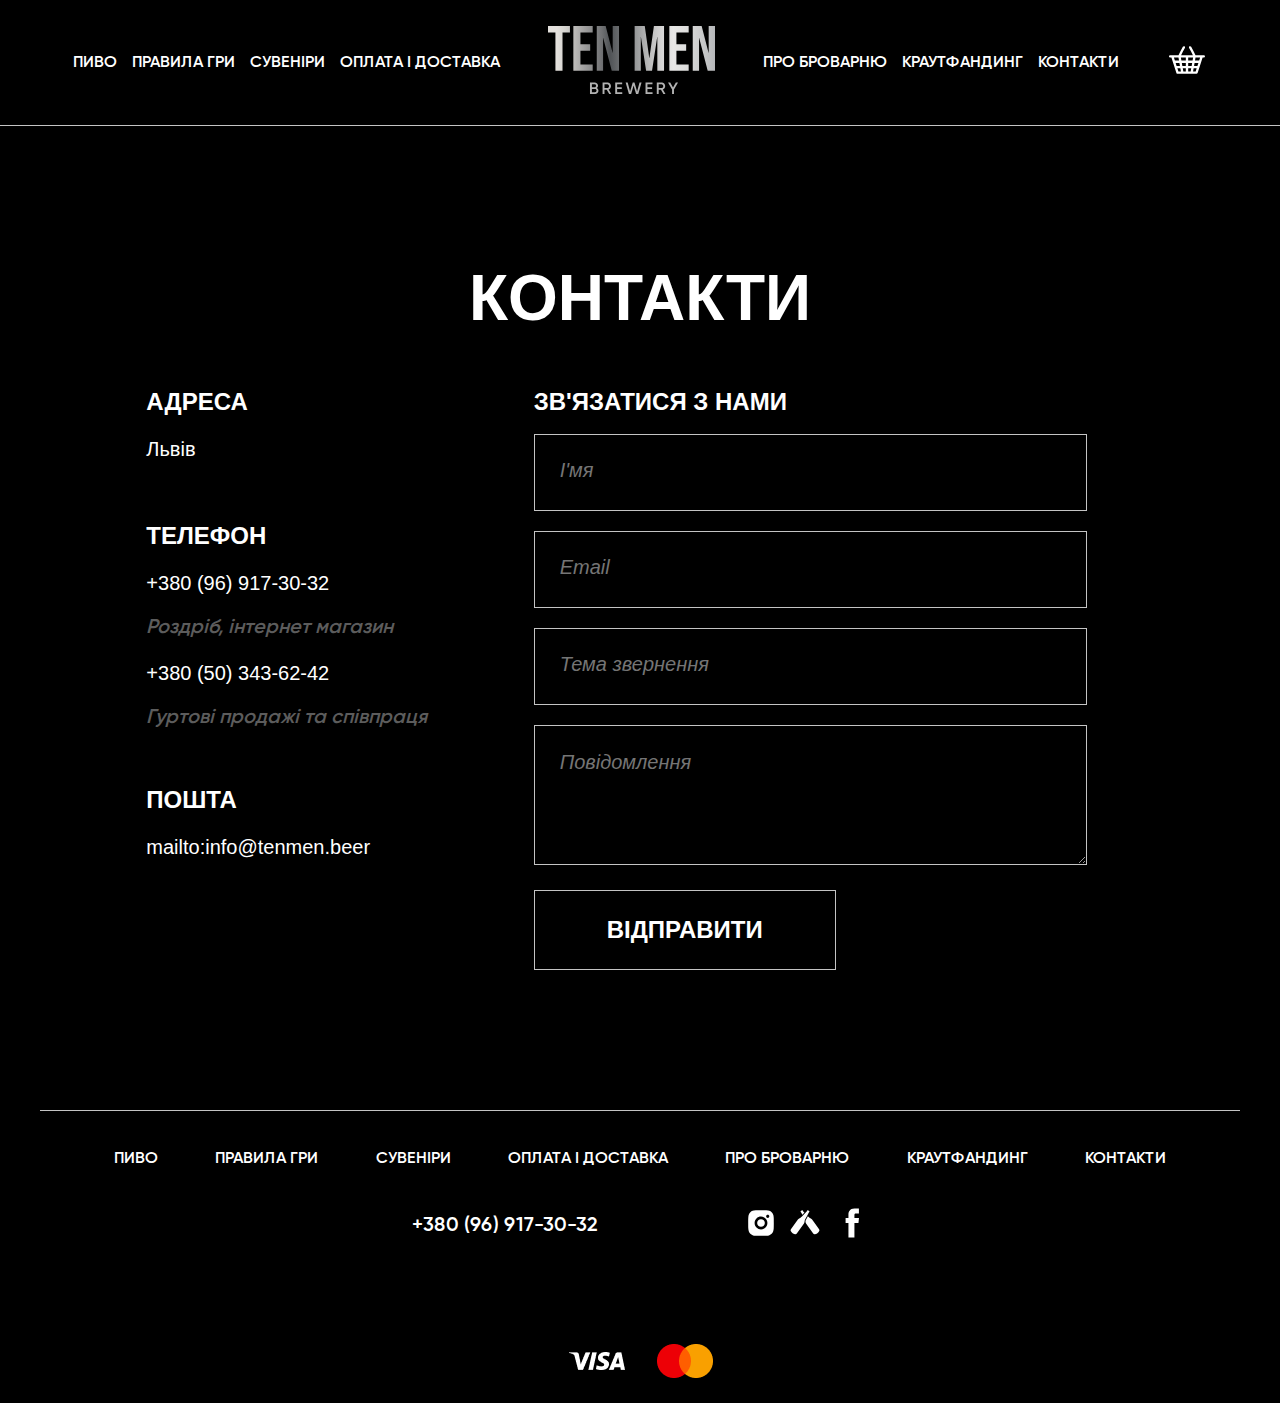
<file: contacts.html>
<!DOCTYPE html>
<html lang="en">
<head>
    <meta charset="UTF-8">
    <meta name="viewport" content="width=device-width, initial-scale=1.0">
    <title>Contacts</title>
    <link rel="stylesheet" href="./css/main.css">
    <link rel="stylesheet" href="./css/contact.css">
</head>
<body>
    <div class="wrapper">
        <header class="header">
            <div class="container">
                <nav class="menu">
                    <button class="menu__btn">
                        <span></span>
                        <span></span>
                        <span></span>
                    </button>
                    <div class="menu__left">
                        <ul class="menu-list">
                                <li class="menu__list-item">
                                <a href="./beerlist.html" class="menu__list-link green">
                                    Пиво
                                </a>
                            </li>
                            <li class="menu__list-item">
                                <a href="#" class="menu__list-link red">
                                    Правила гри
                                </a>
                            </li>
                            <li class="menu__list-item">
                                <a href="#" class="menu__list-link orange">
                                    Cувеніри
                                </a>
                            </li>
                            
                            <li class="menu__list-item">
                                <a href="./delivery-inform.html" class="menu__list-link light_green">
                                    Оплата і доставка
                                </a>
                            </li>
                        </ul>
                    </div>
                        <div class="logo__container">
                            <a href="./index.html" class="menu__list-logo">
                                <img class="Logo" src="./img/main-img/logo.svg" alt="Logo">
                            </a>
                        </div>
                        <div class="menu__right">
                            <ul class="menu-list">
                                <li class="menu__list-item">
                                    <a href="./about.html" class="menu__list-link blue">
                                        Про броварню
                                    </a>
                                </li>
                                <li class="menu__list-item">
                                    <a href="#" class="menu__list-link violet">
                                        краутфандинг
                                    </a>
                                </li>
                                <li class="menu__list-item">
                                    <a href="#" class="menu__list-link pink">
                                        контакти
                                    </a>
                                </li>
                            </ul>
                       
                        </div>
                        <li class="menu__list-shop js-cart-btn  ">
                            <a href="./basket.html">
                                <svg width="40" height="40" viewBox="0 0 40 40" fill="none" xmlns="http://www.w3.org/2000/svg">
                                <path d="M36.8534 15.1729L28.5133 15.1643C27.1933 12.2832 25.7438 9.46624 24.1649 6.71357C23.8466 6.15906 23.0906 5.96811 22.5409 6.28924C21.9818 6.61576 21.7957 7.35367 22.115 7.91142C23.471 10.2781 24.7321 12.6948 25.8983 15.1614H25.4191L14.1075 15.1499C15.2739 12.69 16.5331 10.2773 17.885 7.91178C18.2032 7.35511 18.0157 6.61432 17.4591 6.28924C16.9026 5.96415 16.1545 6.15726 15.8351 6.71465C14.2627 9.45916 12.8159 12.2698 11.495 15.1467L7.32797 15.1424L3.14656 15.1381C1.61907 15.1381 1.61655 17.5075 3.14656 17.5093H4.462C4.4687 17.5504 4.47748 17.591 4.48828 17.6312L8.77805 31.0377C8.98133 31.6735 9.18461 32.3088 9.38789 32.9436C9.42011 33.0415 9.46373 33.1353 9.51785 33.223C9.68813 33.5736 10.0219 33.8387 10.5323 33.8394L27.1053 33.8653L29.4677 33.8689C30.0746 33.8689 30.4368 33.4945 30.5613 33.0418C30.6182 32.9527 30.6638 32.8569 30.6971 32.7566L35.1341 19.1085C35.304 18.5868 35.4737 18.0649 35.6431 17.5428H36.8534C38.3809 17.5456 38.3834 15.1744 36.8534 15.1729ZM26.12 17.532C25.9431 18.5362 25.7665 19.5407 25.5901 20.5455L24.0835 20.5437L21.1988 20.5404C21.1988 19.8931 21.1994 19.2466 21.2006 18.6007C21.2006 18.2425 21.2006 17.8846 21.2006 17.5269L26.12 17.532ZM30.422 25.9352L27.0427 25.9306C27.2193 24.9265 27.396 23.9226 27.5726 22.9189L29.4968 22.921L31.4012 22.9232C31.0741 23.9279 30.7473 24.9323 30.4209 25.9363L30.422 25.9352ZM24.644 25.928L23.384 25.9262L21.1927 25.9234C21.1927 24.9198 21.1936 23.9162 21.1956 22.9124L25.1721 22.9171C24.9957 23.9208 24.8197 24.9245 24.644 25.928ZM23.6648 31.4894L21.188 31.4847C21.188 30.421 21.189 29.3574 21.1909 28.2939L24.2264 28.2978L23.91 30.0977C23.8281 30.562 23.7464 31.0259 23.6648 31.4894ZM16.3334 31.4778C16.1462 30.4141 15.9591 29.3504 15.7721 28.2867H16.616L18.8167 28.2896L18.8145 30.4832V31.4793L16.3334 31.4778ZM8.66537 22.898L12.427 22.9023L12.9548 25.9108H12.1376L9.62693 25.9072C9.30581 24.9039 8.98481 23.9008 8.66393 22.898H8.66537ZM14.8271 22.9052H15.919L18.8232 22.9088C18.8232 23.9121 18.8222 24.9155 18.8203 25.9191L15.356 25.9151L14.8271 22.9052ZM18.8286 17.5255L18.8253 20.5386L14.4103 20.5336C14.2663 19.7132 14.1223 18.8931 13.9783 18.0732L13.88 17.5205H14.582L18.8286 17.5255ZM11.4802 17.5179C11.6566 18.522 11.8331 19.5262 12.0098 20.5307L10.5057 20.5289L7.90397 20.5257L7.38665 18.9075C7.23761 18.4421 7.08869 17.9769 6.93989 17.5118L11.4802 17.5179ZM11.4082 31.4707C11.0677 30.4069 10.7272 29.3433 10.3869 28.2799L13.3727 28.2838C13.5167 29.0989 13.6601 29.914 13.8029 30.7291C13.8466 30.9778 13.8903 31.2262 13.934 31.4746H12.8957L11.4082 31.4707ZM26.0649 31.4933C26.2517 30.4296 26.4387 29.366 26.6262 28.3025H27.8635L29.6516 28.305L29.0436 30.175C28.8996 30.6152 28.7565 31.0552 28.6145 31.4951L26.0649 31.4933ZM32.1705 20.5527L27.9884 20.5491C28.0964 19.9341 28.2044 19.319 28.3124 18.7036L28.518 17.5356L32.6717 17.5399H33.1501C32.8235 18.5449 32.497 19.5491 32.1705 20.5527Z" fill="white" />
                                </svg>
                            </a>
                        </li>
                </nav>
                <div class="side-menu" id="sideMenu">
                    <span class="close-icon" onclick="toggleMenu()">&#10005;</span>
                    <ul class="menu-list side__menu-list">
                        <li class="menu__list-item">
                        <a href="./beerlist.html" class="menu__list-link green">
                            Пиво
                        </a>
                    </li>
                    <li class="menu__list-item">
                        <a href="#" class="menu__list-link red">
                            Правила гри
                        </a>
                    </li>
                    <li class="menu__list-item">
                        <a href="#" class="menu__list-link orange">
                            Cувеніри
                        </a>
                    </li>
                    
                    <li class="menu__list-item">
                        <a href="./delivery-inform.html" class="menu__list-link light_green">
                            Оплата і доставка
                        </a>
                    </li>
                    <li class="menu__list-item">
                        <a href="./about.html" class="menu__list-link blue">
                            Про броварню
                        </a>
                    </li>
                    <li class="menu__list-item">
                        <a href="#" class="menu__list-link violet">
                            краутфандинг
                        </a>
                    </li>
                    <li class="menu__list-item">
                        <a href="#" class="menu__list-link pink">
                            контакти
                        </a>
                    </li>
                </ul>
                </div>
            </div>
        </header>
        <main class="main">
            <section class="contacts__page">
                <div class="container">
                    <h1 class="title">
                        Контакти
                    </h1>
                    <div class="contacts__content">
                        <div class="contacts__info">
                            <div class="contact__location">
                                <h4 class="contact__title">
                                    Адреса
                                </h4>
                                <a class="contact__desc">
                                    Львів
                                </a>
                            </div>
                            <div class="contact__number">
                                <h4 class="contact__title">Телефон</h4>
                                
                                <div class="contact__item">
                                    <a href="tel:380969173032" class="contact__desc">
                                        +380 (96) 917-30-32
                                    </a>
                                    <p class="contact__subdesc">
                                        Роздріб, інтернет магазин
                                    </p>
                                </div>
                            
                                <div class="contact__item">
                                    <a href="tel:380503436242" class="contact__desc">
                                        +380 (50) 343-62-42
                                    </a>
                                    <p class="contact__subdesc">
                                        Гуртові продажі та співпраця
                                    </p>
                                </div>
                            </div>
                            <div class="contact__email">
                                <h4 class="contact__title">
                                    Пошта
                                </h4>
                                <a href="mailto:info@tenmen.beer" class="contact__desc">
                                    mailto:info@tenmen.beer
                                </a>
                            </div>
                        </div>
                        <div class="contact__form">
                            <h4 class="contact__title">
                                Зв'язатися з нами
                            </h4>
                            <!-- <form action="https://formsubmit.co/petdrobyka@gmail.com" method="POST" target="_blank">
                                <input type="text" placeholder="І'мя" class="contact__input">
                                <input type="email" placeholder="Email" class="contact__input">
                                <input type="text" placeholder="Тема звернення " class="contact__input">
                                <textarea placeholder="Повідомлення" class="contact__input contact__input-message"></textarea>
                                <input type="hidden" name="_next" value="http://127.0.0.1:5500/">
                                    <button type="submit" class="contact__btn" value="Відправити">Відправити</button>
                               
                            </form> -->
                            <form action="https://formsubmit.co/petdrobyka@gmail.com" method="POST" target="_blank">
                                <input type="text" name="name" placeholder="І'мя" class="contact__input" required>
                                <input type="email" name="email" placeholder="Email" class="contact__input" required>
                                <input type="text" name="subject" placeholder="Тема звернення" class="contact__input" required>
                                <textarea name="message" placeholder="Повідомлення" class="contact__input contact__input-message" required></textarea>
                                <input type="hidden" name="_next" value="http://127.0.0.1:5500/"> <!-- Твоя початкова URL -->
                                <button type="submit" class="contact__btn">Відправити</button>
                            </form>
                        </div>

                    </div>
                    
                </div>
            </section>
        </main>
        <footer class="footer">
            <div class="container">
                <div class="footer__content">
                    <nav class="footer-menu">
                        <ul class="menu-list footer__menu-list">
                            <li class="menu__list-item">
                                <a href="./beerlist.html" class="menu__list-link green">
                                    Пиво
                                </a>
                            </li>
                            <li class="menu__list-item">
                                <a href="#" class="menu__list-link red">
                                    Правила гри
                                </a>
                            </li>
                            <li class="menu__list-item">
                                <a href="#" class="menu__list-link orange">
                                    Cувеніри
                                </a>
                            </li>
                            <li class="menu__list-item">
                                <a href="./delivery-inform.html" class="menu__list-link light_green">
                                    Оплата і доставка
                                </a>
                            </li>
                            <li class="menu__list-item">
                                <a href="./about.html" class="menu__list-link blue">
                                    Про броварню
                                </a>
                            </li>
                            <li class="menu__list-item">
                                <a href="#" class="menu__list-link violet">
                                    краутфандинг
                                </a>
                            </li>
                            <li class="menu__list-item">
                                <a href="#" class="menu__list-link pink">
                                    контакти
                                </a>
                            </li>
                        </ul>
                    </nav>
                    <ul class="footer__contacts">
                        <li class="footer__contact">
                            <a href="tel:380969173032"  class="footer__contact-number">
                                +380 (96) 917-30-32
                            </a>
                            <ul class="footer__social-list">
                                <li class="social__list-item">
                                    <a href="#" class="social__list-link">
                                        <svg width="26" height="26" viewBox="0 0 26 26" fill="none" xmlns="http://www.w3.org/2000/svg">
                                        <path d="M13 0.200012C16.4777 0.200012 16.9116 0.212812 18.2761 0.276812C19.6393 0.340812 20.5673 0.554572 21.384 0.872012C22.2288 1.19713 22.9404 1.63745 23.6521 2.34785C24.303 2.98772 24.8066 3.76173 25.128 4.61601C25.4441 5.43137 25.6592 6.36065 25.7232 7.72385C25.7833 9.08833 25.8 9.52225 25.8 13C25.8 16.4778 25.7872 16.9117 25.7232 18.2762C25.6592 19.6394 25.4441 20.5674 25.128 21.384C24.8075 22.2388 24.3038 23.013 23.6521 23.6522C23.0121 24.3028 22.2381 24.8064 21.384 25.128C20.5686 25.4442 19.6393 25.6592 18.2761 25.7232C16.9116 25.7834 16.4777 25.8 13 25.8C9.52219 25.8 9.08827 25.7872 7.72379 25.7232C6.36059 25.6592 5.43259 25.4442 4.61595 25.128C3.76133 24.8073 2.98719 24.3036 2.34779 23.6522C1.69679 23.0124 1.19314 22.2384 0.871951 21.384C0.554511 20.5687 0.340751 19.6394 0.276751 18.2762C0.216591 16.9117 0.199951 16.4778 0.199951 13C0.199951 9.52225 0.212751 9.08833 0.276751 7.72385C0.340751 6.35937 0.554511 5.43265 0.871951 4.61601C1.19225 3.7612 1.69602 2.98698 2.34779 2.34785C2.98737 1.69663 3.76146 1.19295 4.61595 0.872012C5.43259 0.554572 6.35931 0.340812 7.72379 0.276812C9.08827 0.216652 9.52219 0.200012 13 0.200012ZM13 6.60001C11.3026 6.60001 9.6747 7.2743 8.47447 8.47453C7.27424 9.67476 6.59995 11.3026 6.59995 13C6.59995 14.6974 7.27424 16.3253 8.47447 17.5255C9.6747 18.7257 11.3026 19.4 13 19.4C14.6973 19.4 16.3252 18.7257 17.5254 17.5255C18.7257 16.3253 19.4 14.6974 19.4 13C19.4 11.3026 18.7257 9.67476 17.5254 8.47453C16.3252 7.2743 14.6973 6.60001 13 6.60001ZM21.32 6.28001C21.32 5.85567 21.1514 5.4487 20.8513 5.14864C20.5513 4.84858 20.1443 4.68001 19.72 4.68001C19.2956 4.68001 18.8886 4.84858 18.5886 5.14864C18.2885 5.4487 18.12 5.85567 18.12 6.28001C18.12 6.70436 18.2885 7.11132 18.5886 7.41138C18.8886 7.71144 19.2956 7.88001 19.72 7.88001C20.1443 7.88001 20.5513 7.71144 20.8513 7.41138C21.1514 7.11132 21.32 6.70436 21.32 6.28001ZM13 9.16001C14.0184 9.16001 14.9951 9.56458 15.7152 10.2847C16.4354 11.0049 16.84 11.9816 16.84 13C16.84 14.0184 16.4354 14.9952 15.7152 15.7153C14.9951 16.4354 14.0184 16.84 13 16.84C11.9815 16.84 11.0048 16.4354 10.2847 15.7153C9.56452 14.9952 9.15995 14.0184 9.15995 13C9.15995 11.9816 9.56452 11.0049 10.2847 10.2847C11.0048 9.56458 11.9815 9.16001 13 9.16001Z" fill="white" />
                                        </svg>
                                    </a>
                                </li>
                                <li class="social__list-item">
                                    <a href="#" class="social__list-link">
                                        <svg width="32" height="32" viewBox="0 0 32 32" fill="none" xmlns="http://www.w3.org/2000/svg">
                                        <path d="M14.8005 16.7746L7.8118 26.5341C7.45421 27.0333 6.85181 27.2961 6.24222 27.2205C5.54863 27.1341 4.59344 26.8737 3.60825 26.1657C2.62306 25.4577 2.07107 24.6345 1.76747 24.0033C1.63617 23.7314 1.58047 23.4292 1.60623 23.1283C1.63199 22.8274 1.73825 22.539 1.91387 22.2934L8.90259 12.5339C9.23522 12.0691 9.67155 11.6883 10.177 11.4215L11.5522 10.6967C11.8282 10.5515 12.0754 10.3571 12.2817 10.1231C12.9489 9.36592 14.7405 7.38235 17.9169 4.17479L17.9721 3.92039C17.9785 3.89179 17.9927 3.86549 18.013 3.84434C18.0333 3.82319 18.059 3.80799 18.0873 3.80039L18.2625 3.75599C18.2993 3.74652 18.3317 3.72437 18.3538 3.69343C18.376 3.66249 18.3866 3.62474 18.3837 3.58679L18.3657 3.3708C18.3637 3.34963 18.3661 3.32828 18.3727 3.30806C18.3792 3.28785 18.3899 3.26919 18.4039 3.25323C18.418 3.23727 18.4351 3.22435 18.4543 3.21527C18.4736 3.20618 18.4944 3.20112 18.5157 3.2004C18.7269 3.1944 19.1373 3.2556 19.7169 3.67199C20.2965 4.08839 20.4849 4.45918 20.5473 4.66078C20.5534 4.68119 20.5553 4.70264 20.5528 4.7238C20.5503 4.74497 20.5435 4.7654 20.5328 4.78384C20.5222 4.80228 20.5078 4.81834 20.4907 4.83102C20.4736 4.8437 20.454 4.85274 20.4333 4.85758L20.2233 4.91038C20.1862 4.91941 20.1535 4.94146 20.1313 4.9725C20.109 5.00355 20.0987 5.04154 20.1021 5.07957L20.1165 5.25957C20.1189 5.28878 20.1131 5.31807 20.0997 5.34415C20.0863 5.37023 20.066 5.39206 20.0409 5.40717L19.8177 5.54157C17.8029 9.58432 16.5009 11.9207 15.9981 12.7967C15.8433 13.0677 15.7389 13.3645 15.6897 13.6727L15.4437 15.2099C15.3536 15.7747 15.1334 16.3108 14.8005 16.7758V16.7746ZM30.0871 22.2922L23.0984 12.5327C22.7658 12.0679 22.3295 11.6871 21.824 11.4203L20.4489 10.6943C20.1728 10.5491 19.9256 10.3547 19.7193 10.1207C19.4867 9.85708 19.2519 9.59547 19.0149 9.33592C19.0033 9.32385 18.9891 9.31464 18.9734 9.30906C18.9576 9.30347 18.9408 9.30165 18.9242 9.30375C18.9077 9.30586 18.8918 9.31181 18.878 9.32115C18.8641 9.33049 18.8526 9.34295 18.8445 9.35752C18.1708 10.6597 17.4727 11.9492 16.7505 13.2251C16.6472 13.405 16.5777 13.6022 16.5453 13.8071C16.4757 14.2455 16.4757 14.6922 16.5453 15.1307L16.5573 15.2075C16.6473 15.7726 16.8681 16.309 17.2005 16.7734L24.1892 26.5329C24.5444 27.0285 25.1372 27.2949 25.742 27.2217C26.7008 27.0993 27.6129 26.7356 28.3928 26.1645C29.1781 25.61 29.8108 24.8662 30.2323 24.0021C30.3639 23.7303 30.4197 23.428 30.394 23.1271C30.3682 22.8261 30.263 22.5377 30.0871 22.2922ZM11.5678 4.85518L11.7778 4.90798C11.8147 4.91724 11.8472 4.93933 11.8694 4.97032C11.8916 5.00131 11.9021 5.03918 11.899 5.07718L11.8846 5.25717C11.882 5.28639 11.8877 5.31574 11.9011 5.34185C11.9145 5.36796 11.935 5.38976 11.9602 5.40477L12.1834 5.53917C12.5565 6.28676 12.9021 6.97195 13.2261 7.60434C13.2573 7.66554 13.3353 7.67634 13.3809 7.62714C13.9053 7.06435 14.5377 6.39716 15.2829 5.62557C15.3129 5.59541 15.33 5.55481 15.3307 5.5123C15.3313 5.46978 15.3155 5.42866 15.2865 5.39757C14.9085 5.01118 14.5125 4.60678 14.0841 4.17359L14.0289 3.91919C14.0228 3.89058 14.0088 3.86426 13.9884 3.84326C13.968 3.82225 13.9421 3.80739 13.9137 3.80039L13.7385 3.75599C13.7017 3.74652 13.6693 3.72437 13.6472 3.69343C13.625 3.66249 13.6144 3.62474 13.6173 3.58679L13.6353 3.3708C13.6373 3.34982 13.635 3.32867 13.6286 3.3086C13.6221 3.28854 13.6117 3.26999 13.5979 3.25407C13.5841 3.23815 13.5673 3.22518 13.5483 3.21596C13.5294 3.20673 13.5088 3.20144 13.4877 3.2004C13.2777 3.1944 12.8661 3.2544 12.2853 3.67199C11.7058 4.08839 11.5174 4.45918 11.455 4.66078C11.4488 4.68119 11.4469 4.70264 11.4494 4.7238C11.4519 4.74497 11.4587 4.7654 11.4694 4.78384C11.4801 4.80228 11.4944 4.81834 11.5115 4.83102C11.5287 4.8437 11.5482 4.85274 11.569 4.85758L11.5678 4.85518Z" fill="white" />
                                        </svg>
                                    </a>
                                </li>
                                <li class="social__list-item">
                                    <a href="#" class="social__list-link">
                                        <svg width="32" height="32" viewBox="0 0 32 32" fill="none" xmlns="http://www.w3.org/2000/svg">
                                        <path d="M22.9825 10.9256H18.4249V7.93648C18.4249 6.81393 19.1689 6.55222 19.6929 6.55222C20.2157 6.55222 22.9091 6.55222 22.9091 6.55222V1.61729L18.4797 1.60001C13.5627 1.60001 12.4437 5.28064 12.4437 7.63602V10.9256H9.6001V16.0107H12.4437C12.4437 22.5368 12.4437 30.4 12.4437 30.4H18.4249C18.4249 30.4 18.4249 22.4593 18.4249 16.0107H22.4608L22.9825 10.9256Z" fill="white" />
                                        </svg>
                                    </a>
                                </li>
                            </ul>
                        </li>
                    </ul>
                    <div class="footer__parthner">
                        <div class="footer__part-image">
                            <img src="./img/main-img/Visa.png" alt="Images-Visa">
                        </div>
                        <div class="footer__part-image">
                            <img src="./img/main-img/Mastercard.png" alt="Images-MasterCard">
                        </div>
                    </div>
                    
                </div>
            </div>
        </footer>
    </div>
    <script src="./js/adaptiveMenu.js"></script>
</body>
</html>
</file>
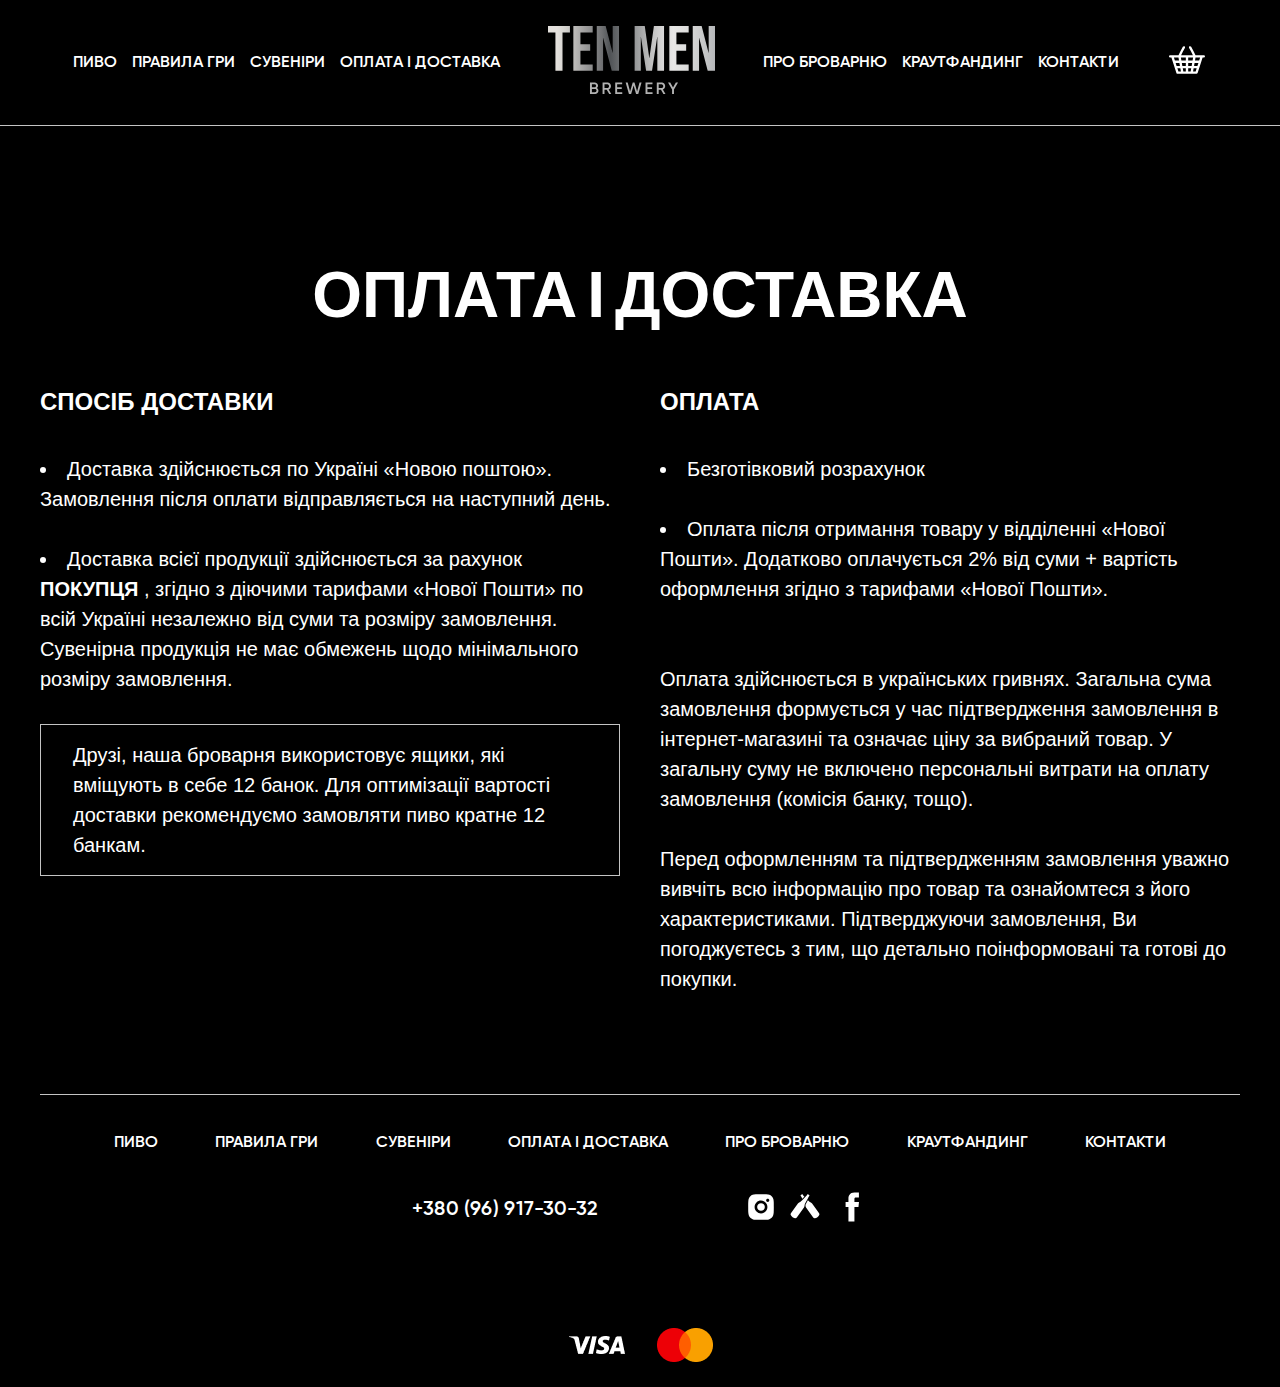
<file: delivery-inform.html>
<!DOCTYPE html>
<html lang="en">
<head>
    <meta charset="UTF-8">
    <meta name="viewport" content="width=device-width, initial-scale=1.0">
    <title>Delivery</title>
    <link rel="stylesheet" href="./css/main.css">
    <link rel="stylesheet" href="./css/delivery.css">
</head>
<body>
    <div class="wrapper">
        <header class="header">
            <div class="container">
                <nav class="menu">
                    <button class="menu__btn">
                        <span></span>
                        <span></span>
                        <span></span>
                    </button>
                    <div class="menu__left">
                        <ul class="menu-list">
                                <li class="menu__list-item">
                                <a href="./beerlist.html" class="menu__list-link green">
                                    Пиво
                                </a>
                            </li>
                            <li class="menu__list-item">
                                <a href="#" class="menu__list-link red">
                                    Правила гри
                                </a>
                            </li>
                            <li class="menu__list-item">
                                <a href="#" class="menu__list-link orange">
                                    Cувеніри
                                </a>
                            </li>
                            
                            <li class="menu__list-item">
                                <a href="#" class="menu__list-link light_green">
                                    Оплата і доставка
                                </a>
                            </li>
                        </ul>
                    </div>
                        <div class="logo__container">
                            <a href="./index.html" class="menu__list-logo">
                                <img class="Logo" src="./img/main-img/logo.svg" alt="Logo">
                            </a>
                        </div>
                        <div class="menu__right">
                            <ul class="menu-list">
                                <li class="menu__list-item">
                                    <a href="./about.html" class="menu__list-link blue">
                                        Про броварню
                                    </a>
                                </li>
                                <li class="menu__list-item">
                                    <a href="#" class="menu__list-link violet">
                                        краутфандинг
                                    </a>
                                </li>
                                <li class="menu__list-item">
                                    <a href="./contacts.html" class="menu__list-link pink">
                                        контакти
                                    </a>
                                </li>
                            </ul>
                       
                        </div>
                        <li class="menu__list-shop js-cart-btn  ">
                            <a href="./basket.html">
                                <svg width="40" height="40" viewBox="0 0 40 40" fill="none" xmlns="http://www.w3.org/2000/svg">
                                <path d="M36.8534 15.1729L28.5133 15.1643C27.1933 12.2832 25.7438 9.46624 24.1649 6.71357C23.8466 6.15906 23.0906 5.96811 22.5409 6.28924C21.9818 6.61576 21.7957 7.35367 22.115 7.91142C23.471 10.2781 24.7321 12.6948 25.8983 15.1614H25.4191L14.1075 15.1499C15.2739 12.69 16.5331 10.2773 17.885 7.91178C18.2032 7.35511 18.0157 6.61432 17.4591 6.28924C16.9026 5.96415 16.1545 6.15726 15.8351 6.71465C14.2627 9.45916 12.8159 12.2698 11.495 15.1467L7.32797 15.1424L3.14656 15.1381C1.61907 15.1381 1.61655 17.5075 3.14656 17.5093H4.462C4.4687 17.5504 4.47748 17.591 4.48828 17.6312L8.77805 31.0377C8.98133 31.6735 9.18461 32.3088 9.38789 32.9436C9.42011 33.0415 9.46373 33.1353 9.51785 33.223C9.68813 33.5736 10.0219 33.8387 10.5323 33.8394L27.1053 33.8653L29.4677 33.8689C30.0746 33.8689 30.4368 33.4945 30.5613 33.0418C30.6182 32.9527 30.6638 32.8569 30.6971 32.7566L35.1341 19.1085C35.304 18.5868 35.4737 18.0649 35.6431 17.5428H36.8534C38.3809 17.5456 38.3834 15.1744 36.8534 15.1729ZM26.12 17.532C25.9431 18.5362 25.7665 19.5407 25.5901 20.5455L24.0835 20.5437L21.1988 20.5404C21.1988 19.8931 21.1994 19.2466 21.2006 18.6007C21.2006 18.2425 21.2006 17.8846 21.2006 17.5269L26.12 17.532ZM30.422 25.9352L27.0427 25.9306C27.2193 24.9265 27.396 23.9226 27.5726 22.9189L29.4968 22.921L31.4012 22.9232C31.0741 23.9279 30.7473 24.9323 30.4209 25.9363L30.422 25.9352ZM24.644 25.928L23.384 25.9262L21.1927 25.9234C21.1927 24.9198 21.1936 23.9162 21.1956 22.9124L25.1721 22.9171C24.9957 23.9208 24.8197 24.9245 24.644 25.928ZM23.6648 31.4894L21.188 31.4847C21.188 30.421 21.189 29.3574 21.1909 28.2939L24.2264 28.2978L23.91 30.0977C23.8281 30.562 23.7464 31.0259 23.6648 31.4894ZM16.3334 31.4778C16.1462 30.4141 15.9591 29.3504 15.7721 28.2867H16.616L18.8167 28.2896L18.8145 30.4832V31.4793L16.3334 31.4778ZM8.66537 22.898L12.427 22.9023L12.9548 25.9108H12.1376L9.62693 25.9072C9.30581 24.9039 8.98481 23.9008 8.66393 22.898H8.66537ZM14.8271 22.9052H15.919L18.8232 22.9088C18.8232 23.9121 18.8222 24.9155 18.8203 25.9191L15.356 25.9151L14.8271 22.9052ZM18.8286 17.5255L18.8253 20.5386L14.4103 20.5336C14.2663 19.7132 14.1223 18.8931 13.9783 18.0732L13.88 17.5205H14.582L18.8286 17.5255ZM11.4802 17.5179C11.6566 18.522 11.8331 19.5262 12.0098 20.5307L10.5057 20.5289L7.90397 20.5257L7.38665 18.9075C7.23761 18.4421 7.08869 17.9769 6.93989 17.5118L11.4802 17.5179ZM11.4082 31.4707C11.0677 30.4069 10.7272 29.3433 10.3869 28.2799L13.3727 28.2838C13.5167 29.0989 13.6601 29.914 13.8029 30.7291C13.8466 30.9778 13.8903 31.2262 13.934 31.4746H12.8957L11.4082 31.4707ZM26.0649 31.4933C26.2517 30.4296 26.4387 29.366 26.6262 28.3025H27.8635L29.6516 28.305L29.0436 30.175C28.8996 30.6152 28.7565 31.0552 28.6145 31.4951L26.0649 31.4933ZM32.1705 20.5527L27.9884 20.5491C28.0964 19.9341 28.2044 19.319 28.3124 18.7036L28.518 17.5356L32.6717 17.5399H33.1501C32.8235 18.5449 32.497 19.5491 32.1705 20.5527Z" fill="white" />
                                </svg>
                            </a>
                        </li>
                </nav>
                <div class="side-menu" id="sideMenu">
                    <span class="close-icon" onclick="toggleMenu()">&#10005;</span>
                    <ul class="menu-list side__menu-list">
                        <li class="menu__list-item">
                        <a href="./beerlist.html" class="menu__list-link green">
                            Пиво
                        </a>
                    </li>
                    <li class="menu__list-item">
                        <a href="#" class="menu__list-link red">
                            Правила гри
                        </a>
                    </li>
                    <li class="menu__list-item">
                        <a href="#" class="menu__list-link orange">
                            Cувеніри
                        </a>
                    </li>
                    
                    <li class="menu__list-item">
                        <a href="#" class="menu__list-link light_green">
                            Оплата і доставка
                        </a>
                    </li>
                    <li class="menu__list-item">
                        <a href="./about.html" class="menu__list-link blue">
                            Про броварню
                        </a>
                    </li>
                    <li class="menu__list-item">
                        <a href="#" class="menu__list-link violet">
                            краутфандинг
                        </a>
                    </li>
                    <li class="menu__list-item">
                        <a href="./contacts.html" class="menu__list-link pink">
                            контакти
                        </a>
                    </li>
                </ul>
                </div>
            </div>
        </header>
        <main class="main">
            <section class="delivery">
                <div class="container">
                    <div class="delivery__content">
                        <h1 class="title">
                            Оплата і доставка
                        </h1>
                        <div class="delivery__text">
                            <div class="delivery">
                                <h4 class="delivery-title">
                                    Cпосіб доставки
                                </h4>
                                <li class="delivery__desc">
                                    Доставка здійснюється по Україні «Новою поштою».
                                    Замовлення після оплати відправляється на наступний день.
                                </li>
                                <li class="delivery__desc">
                                    Доставка всієї продукції здійснюється за рахунок  <b>ПОКУПЦЯ </b>,
                                    згідно з діючими тарифами «Нової Пошти» по всій Україні незалежно
                                    від суми та розміру замовлення. Сувенірна продукція не має обмежень щодо
                                    мінімального розміру замовлення.
                                </li>
                                <p class="notice">
                                    Друзі, наша броварня використовує ящики, які вміщують в себе 12 банок.
                                    Для оптимізації вартості доставки рекомендуємо замовляти пиво кратне 12 банкам.
                                </p>
                            </div>
                            <div class="delivery">
                                <h4 class="delivery-title">
                                    ОПЛАТА
                                </h4>
                                <li class="delivery__desc">
                                    Безготівковий розрахунок
                                </li>
                                <li class="delivery__desc">
                                    Оплата після отримання товару у відділенні «Нової Пошти».
                                    Додатково оплачується 2% від суми + вартість оформлення згідно з тарифами «Нової Пошти».
                                </li>
                                <p class="prevention">
                                    Оплата здійснюється в українських гривнях.
                                    Загальна сума замовлення формується у час підтвердження замовлення в інтернет-магазині
                                    та означає ціну за вибраний товар.
                                    У загальну суму не включено персональні витрати на оплату замовлення (комісія банку, тощо).
                                </p>
                                <p class="prevention">
                                    Перед оформленням та підтвердженням замовлення уважно вивчіть всю інформацію про товар
                                    та ознайомтеся з його характеристиками. Підтверджуючи замовлення,
                                    Ви погоджуєтесь з тим, що детально поінформовані та готові до покупки.
                                </p>
                            </div>
                        </div>
                    </div>
                </div>
            </section>
        </main>
        <footer class="footer">
            <div class="container">
                <div class="footer__content">
                    <nav class="footer-menu">
                        <ul class="menu-list footer__menu-list">
                            <li class="menu__list-item">
                                <a href="./beerlist.html" class="menu__list-link green">
                                    Пиво
                                </a>
                            </li>
                            <li class="menu__list-item">
                                <a href="#" class="menu__list-link red">
                                    Правила гри
                                </a>
                            </li>
                            <li class="menu__list-item">
                                <a href="#" class="menu__list-link orange">
                                    Cувеніри
                                </a>
                            </li>
                            <li class="menu__list-item">
                                <a href="#" class="menu__list-link light_green">
                                    Оплата і доставка
                                </a>
                            </li>
                            <li class="menu__list-item">
                                <a href="./about.html" class="menu__list-link blue">
                                    Про броварню
                                </a>
                            </li>
                            <li class="menu__list-item">
                                <a href="#" class="menu__list-link violet">
                                    краутфандинг
                                </a>
                            </li>
                            <li class="menu__list-item">
                                <a href="./contacts.html" class="menu__list-link pink">
                                    контакти
                                </a>
                            </li>
                        </ul>
                    </nav>
                    <ul class="footer__contacts">
                        <li class="footer__contact">
                            <a href="tel:380969173032"  class="footer__contact-number">
                                +380 (96) 917-30-32
                            </a>
                            <ul class="footer__social-list">
                                <li class="social__list-item">
                                    <a href="#" class="social__list-link">
                                        <svg width="26" height="26" viewBox="0 0 26 26" fill="none" xmlns="http://www.w3.org/2000/svg">
                                        <path d="M13 0.200012C16.4777 0.200012 16.9116 0.212812 18.2761 0.276812C19.6393 0.340812 20.5673 0.554572 21.384 0.872012C22.2288 1.19713 22.9404 1.63745 23.6521 2.34785C24.303 2.98772 24.8066 3.76173 25.128 4.61601C25.4441 5.43137 25.6592 6.36065 25.7232 7.72385C25.7833 9.08833 25.8 9.52225 25.8 13C25.8 16.4778 25.7872 16.9117 25.7232 18.2762C25.6592 19.6394 25.4441 20.5674 25.128 21.384C24.8075 22.2388 24.3038 23.013 23.6521 23.6522C23.0121 24.3028 22.2381 24.8064 21.384 25.128C20.5686 25.4442 19.6393 25.6592 18.2761 25.7232C16.9116 25.7834 16.4777 25.8 13 25.8C9.52219 25.8 9.08827 25.7872 7.72379 25.7232C6.36059 25.6592 5.43259 25.4442 4.61595 25.128C3.76133 24.8073 2.98719 24.3036 2.34779 23.6522C1.69679 23.0124 1.19314 22.2384 0.871951 21.384C0.554511 20.5687 0.340751 19.6394 0.276751 18.2762C0.216591 16.9117 0.199951 16.4778 0.199951 13C0.199951 9.52225 0.212751 9.08833 0.276751 7.72385C0.340751 6.35937 0.554511 5.43265 0.871951 4.61601C1.19225 3.7612 1.69602 2.98698 2.34779 2.34785C2.98737 1.69663 3.76146 1.19295 4.61595 0.872012C5.43259 0.554572 6.35931 0.340812 7.72379 0.276812C9.08827 0.216652 9.52219 0.200012 13 0.200012ZM13 6.60001C11.3026 6.60001 9.6747 7.2743 8.47447 8.47453C7.27424 9.67476 6.59995 11.3026 6.59995 13C6.59995 14.6974 7.27424 16.3253 8.47447 17.5255C9.6747 18.7257 11.3026 19.4 13 19.4C14.6973 19.4 16.3252 18.7257 17.5254 17.5255C18.7257 16.3253 19.4 14.6974 19.4 13C19.4 11.3026 18.7257 9.67476 17.5254 8.47453C16.3252 7.2743 14.6973 6.60001 13 6.60001ZM21.32 6.28001C21.32 5.85567 21.1514 5.4487 20.8513 5.14864C20.5513 4.84858 20.1443 4.68001 19.72 4.68001C19.2956 4.68001 18.8886 4.84858 18.5886 5.14864C18.2885 5.4487 18.12 5.85567 18.12 6.28001C18.12 6.70436 18.2885 7.11132 18.5886 7.41138C18.8886 7.71144 19.2956 7.88001 19.72 7.88001C20.1443 7.88001 20.5513 7.71144 20.8513 7.41138C21.1514 7.11132 21.32 6.70436 21.32 6.28001ZM13 9.16001C14.0184 9.16001 14.9951 9.56458 15.7152 10.2847C16.4354 11.0049 16.84 11.9816 16.84 13C16.84 14.0184 16.4354 14.9952 15.7152 15.7153C14.9951 16.4354 14.0184 16.84 13 16.84C11.9815 16.84 11.0048 16.4354 10.2847 15.7153C9.56452 14.9952 9.15995 14.0184 9.15995 13C9.15995 11.9816 9.56452 11.0049 10.2847 10.2847C11.0048 9.56458 11.9815 9.16001 13 9.16001Z" fill="white" />
                                        </svg>
                                    </a>
                                </li>
                                <li class="social__list-item">
                                    <a href="#" class="social__list-link">
                                        <svg width="32" height="32" viewBox="0 0 32 32" fill="none" xmlns="http://www.w3.org/2000/svg">
                                        <path d="M14.8005 16.7746L7.8118 26.5341C7.45421 27.0333 6.85181 27.2961 6.24222 27.2205C5.54863 27.1341 4.59344 26.8737 3.60825 26.1657C2.62306 25.4577 2.07107 24.6345 1.76747 24.0033C1.63617 23.7314 1.58047 23.4292 1.60623 23.1283C1.63199 22.8274 1.73825 22.539 1.91387 22.2934L8.90259 12.5339C9.23522 12.0691 9.67155 11.6883 10.177 11.4215L11.5522 10.6967C11.8282 10.5515 12.0754 10.3571 12.2817 10.1231C12.9489 9.36592 14.7405 7.38235 17.9169 4.17479L17.9721 3.92039C17.9785 3.89179 17.9927 3.86549 18.013 3.84434C18.0333 3.82319 18.059 3.80799 18.0873 3.80039L18.2625 3.75599C18.2993 3.74652 18.3317 3.72437 18.3538 3.69343C18.376 3.66249 18.3866 3.62474 18.3837 3.58679L18.3657 3.3708C18.3637 3.34963 18.3661 3.32828 18.3727 3.30806C18.3792 3.28785 18.3899 3.26919 18.4039 3.25323C18.418 3.23727 18.4351 3.22435 18.4543 3.21527C18.4736 3.20618 18.4944 3.20112 18.5157 3.2004C18.7269 3.1944 19.1373 3.2556 19.7169 3.67199C20.2965 4.08839 20.4849 4.45918 20.5473 4.66078C20.5534 4.68119 20.5553 4.70264 20.5528 4.7238C20.5503 4.74497 20.5435 4.7654 20.5328 4.78384C20.5222 4.80228 20.5078 4.81834 20.4907 4.83102C20.4736 4.8437 20.454 4.85274 20.4333 4.85758L20.2233 4.91038C20.1862 4.91941 20.1535 4.94146 20.1313 4.9725C20.109 5.00355 20.0987 5.04154 20.1021 5.07957L20.1165 5.25957C20.1189 5.28878 20.1131 5.31807 20.0997 5.34415C20.0863 5.37023 20.066 5.39206 20.0409 5.40717L19.8177 5.54157C17.8029 9.58432 16.5009 11.9207 15.9981 12.7967C15.8433 13.0677 15.7389 13.3645 15.6897 13.6727L15.4437 15.2099C15.3536 15.7747 15.1334 16.3108 14.8005 16.7758V16.7746ZM30.0871 22.2922L23.0984 12.5327C22.7658 12.0679 22.3295 11.6871 21.824 11.4203L20.4489 10.6943C20.1728 10.5491 19.9256 10.3547 19.7193 10.1207C19.4867 9.85708 19.2519 9.59547 19.0149 9.33592C19.0033 9.32385 18.9891 9.31464 18.9734 9.30906C18.9576 9.30347 18.9408 9.30165 18.9242 9.30375C18.9077 9.30586 18.8918 9.31181 18.878 9.32115C18.8641 9.33049 18.8526 9.34295 18.8445 9.35752C18.1708 10.6597 17.4727 11.9492 16.7505 13.2251C16.6472 13.405 16.5777 13.6022 16.5453 13.8071C16.4757 14.2455 16.4757 14.6922 16.5453 15.1307L16.5573 15.2075C16.6473 15.7726 16.8681 16.309 17.2005 16.7734L24.1892 26.5329C24.5444 27.0285 25.1372 27.2949 25.742 27.2217C26.7008 27.0993 27.6129 26.7356 28.3928 26.1645C29.1781 25.61 29.8108 24.8662 30.2323 24.0021C30.3639 23.7303 30.4197 23.428 30.394 23.1271C30.3682 22.8261 30.263 22.5377 30.0871 22.2922ZM11.5678 4.85518L11.7778 4.90798C11.8147 4.91724 11.8472 4.93933 11.8694 4.97032C11.8916 5.00131 11.9021 5.03918 11.899 5.07718L11.8846 5.25717C11.882 5.28639 11.8877 5.31574 11.9011 5.34185C11.9145 5.36796 11.935 5.38976 11.9602 5.40477L12.1834 5.53917C12.5565 6.28676 12.9021 6.97195 13.2261 7.60434C13.2573 7.66554 13.3353 7.67634 13.3809 7.62714C13.9053 7.06435 14.5377 6.39716 15.2829 5.62557C15.3129 5.59541 15.33 5.55481 15.3307 5.5123C15.3313 5.46978 15.3155 5.42866 15.2865 5.39757C14.9085 5.01118 14.5125 4.60678 14.0841 4.17359L14.0289 3.91919C14.0228 3.89058 14.0088 3.86426 13.9884 3.84326C13.968 3.82225 13.9421 3.80739 13.9137 3.80039L13.7385 3.75599C13.7017 3.74652 13.6693 3.72437 13.6472 3.69343C13.625 3.66249 13.6144 3.62474 13.6173 3.58679L13.6353 3.3708C13.6373 3.34982 13.635 3.32867 13.6286 3.3086C13.6221 3.28854 13.6117 3.26999 13.5979 3.25407C13.5841 3.23815 13.5673 3.22518 13.5483 3.21596C13.5294 3.20673 13.5088 3.20144 13.4877 3.2004C13.2777 3.1944 12.8661 3.2544 12.2853 3.67199C11.7058 4.08839 11.5174 4.45918 11.455 4.66078C11.4488 4.68119 11.4469 4.70264 11.4494 4.7238C11.4519 4.74497 11.4587 4.7654 11.4694 4.78384C11.4801 4.80228 11.4944 4.81834 11.5115 4.83102C11.5287 4.8437 11.5482 4.85274 11.569 4.85758L11.5678 4.85518Z" fill="white" />
                                        </svg>
                                    </a>
                                </li>
                                <li class="social__list-item">
                                    <a href="#" class="social__list-link">
                                        <svg width="32" height="32" viewBox="0 0 32 32" fill="none" xmlns="http://www.w3.org/2000/svg">
                                        <path d="M22.9825 10.9256H18.4249V7.93648C18.4249 6.81393 19.1689 6.55222 19.6929 6.55222C20.2157 6.55222 22.9091 6.55222 22.9091 6.55222V1.61729L18.4797 1.60001C13.5627 1.60001 12.4437 5.28064 12.4437 7.63602V10.9256H9.6001V16.0107H12.4437C12.4437 22.5368 12.4437 30.4 12.4437 30.4H18.4249C18.4249 30.4 18.4249 22.4593 18.4249 16.0107H22.4608L22.9825 10.9256Z" fill="white" />
                                        </svg>
                                    </a>
                                </li>
                            </ul>
                        </li>
                    </ul>
                    <div class="footer__parthner">
                        <div class="footer__part-image">
                            <img src="./img/main-img/Visa.png" alt="Images-Visa">
                        </div>
                        <div class="footer__part-image">
                            <img src="./img/main-img/Mastercard.png" alt="Images-MasterCard">
                        </div>
                    </div>
                    
                </div>
            </div>
        </footer>
    </div>
    <script src="./js/adaptiveMenu.js"></script>
</body>
</html>
</file>
<file: css/about.css>
.about{
    margin-bottom: 100px;
}
.about__content{
    position: relative;
}
.about__cards{
    display: flex;
    justify-content: center;

    align-items: center;
    padding:20px 0 40px;
}

.about__card img{
    width: 100%;
}
.about__text{
    font-family: "Gilroy", sans-serif ;
    font-weight: 400;
    font-size: 20px;
    line-height: 150%;
    max-width: 1000px;
    margin: 0 auto;
    padding-bottom: 40px;
}
.about__prev{
    font-family: "Gilroy", sans-serif;
    font-style: italic;
    font-weight: 400;
    font-size: 20px;
    max-width: 800px;
    margin: 0 auto;
}


@media(max-width:800px){
    .about__card{
        width: 150px;
    }
    .about__prev, .about__text{
        font-size: 18px;
    }
}
@media(max-width:600px){
    .about__prev, .about__text{
        font-size: 16px;
    }
}
</file>
<file: css/basket.css>
.basket__content{
    margin-bottom: 70px;
}
.basket__content .title{
    margin-bottom: 70px;
}
.basket__text{
    display: flex;
    justify-content: center;
    align-items: center;
    flex-direction: column;
    margin-top: 80px; 
    font-size: 32px;
}
.basket__message{
    padding: 20px 0px 100px;
}
.basket-link{
    font-size: 32px;
    border: 1px solid #c5c5c5;
    padding: 20px 25px;
    margin-bottom: auto;
    transition: all .3s ease;
}
.basket-link:hover{
    border: 1px solid #6345b5;
}
.beer-desc{
    font-weight: 400;
    font-size: 20px;
    color: #c1e1ff;
    padding-top: 15px;
}
.basket-text{
    max-width: 400px;
}
.basket-title{
    font-size: 20px;
    text-transform: uppercase;
}
.basket__btn-container{
    display: flex;
    justify-content: flex-end;
    margin: 20px;
    display: none;
}
@media(max-width:600px){
 
    .h5{
      display: none;
    }
    #cart-total{
      justify-content: start;
    }
    .basket__btn-container {
      justify-content: center;
    } 
    .cart-desc {
      display: none;
    }
    .cart-close-btn {
      display: none;
    }
    .basket-title {
      font-size: 14px;
      
  }
}
@media(max-width:475px){
  .basket-title {
    font-size: 12px;
  }
  .basket__text {
    font-size: 28px;
}
}
</file>
<file: css/beerlist.css>
:root {
    --color-main: #e0dede;
    --color-main-medium: #868484;
    --color-main-dark: #333;
    --color-main-light: #f5f4f4;
    --color-main-lighter: #272626;
    --color-second: #000;
    --color-third: #fff;
}
.hidden {
  display: none;
}
.pagination {
    background-color: var(--color-main-lighter);
    padding: 20px 20px;
    border-radius: 3px;
    box-shadow: 0px 0px 29px -3px rgba(34, 60, 80, 0.11);
}

.pagination-item, .pagination-btn {

  font-size: 14px;
  font-weight: 500;
  color: #84868E;
  border-radius: 3px;
  cursor: pointer;
  margin: 2px;
  background-color: var(--color-main-lighter);
  user-select: none;
  border: 1px solid var(--color-main);
}
.pagination-item{
  height: 30px;
  width: 30px;
}
.pagination-btn {
    font-weight: 700;
  height: 30px;
  width: 35px;
  margin: 0 25px;
}

.pagination-item.active {
  color: var(--color-third);
  background: var(--color-second);
  border: 1px solid var(--color-second);
}


.beer__content{
  position: relative;
}

.overplay.active{
  background: rgba(77, 77, 77, 0.4);
}
.cart-shop{
  background: #000;
  max-width: 1000px; /*630px */
  width: 100%;
  color: #fff;
  position: absolute;
  top: -8000px;
  z-index: 90;
  transition: top .3s ease-in-out;
  overflow-y: auto;
  left:50%;
  transform:translate(-50%, -50%);
}
.cart__wrapper {
  max-height: 400px;
  overflow-y: auto;
  padding-right: 10px;
}

/* Стилі для скролу */
.cart__wrapper::-webkit-scrollbar {
  width: 15px;
}

.cart__wrapper::-webkit-scrollbar-track {
  background-color: #f0f0f0; 
  border-radius: 10px;
}

.cart__wrapper::-webkit-scrollbar-thumb {
  background-color: #888;
  border-radius: 10px;
}

.cart__wrapper::-webkit-scrollbar-thumb:hover {
  background-color: #555; 
}

.js-cart.active{
  top: 200px;
  transform:translate(-50%, -50%);
  transition: top .3s ease-in-out;
}
.cart__contetn-top{
  display: flex;
  align-items: center;
  justify-content: space-between;
  padding: 20px 30px;
}
.cart-title{
  text-transform: uppercase;
  font-weight: 700;
  font-size: 24px;
  
}
.cart__content{
  text-align: center;
  border-top: 1px solid #C4C4C4;
  padding: 80px 0 40px;
}
.cart-message{
  padding-bottom: 80px;
  font-family: "Gilroy", sans-serif;
  font-weight: 400;
  font-size: 20px;
}
.cart-link{
  font-size: 18px;
  font-weight: 700;
  text-decoration: underline;
  text-transform: uppercase;
  
}

/* cart */

.cart-body{
  display: flex;
  align-items: center;
  justify-content: space-evenly;
  gap: 20px;
  border: 1px solid #c5c5c5;
  margin: 20px 0;
  padding: 0 10px;
}
.cart-item{
  margin: 20px;
}
.cart-image{
  max-width: 160px;
}
.cart-images{
  width: 100%;
}
.quantity-container{
  padding: 10px;
  border: 1px solid #fff;
  color: #fff;
  display: flex;
  align-items: center;
}
.quantity-btn { 
  padding: 10px;
  cursor: pointer;
}
.cart-subtitle{
  font-size: 18px;
}
.cart-prices{
  display: flex;
  align-items: center;
  gap: 10px;
  font-size: 18px;
}
.cart-price{
  font-size: 24px;
}
.cart-text{
  max-width: 174px;
}
.cart-total{
  display: flex;
  justify-content: flex-end;
  font-size: 32px;
  font-weight: 400;
  margin: 20px;
  display: none;
}
.h5{
  text-transform: uppercase;
  padding-right: 20px;
}
.card-body{
  display: flex;
  justify-content: flex-end;
  margin: 20px;
  display: none;
}
.btn-primary{
  text-transform: uppercase;
  color: #fff;
  font-size: 20px;
  font-weight: 700;
  border: 1px solid #fff;
  padding: 28px 30px;
}
.beer__add-btn{
  border: 1px solid #c5c5c5;
  padding: 15px 20px;
  font-size: 24px;
  transition: all .3s ease;
  
}
.beer__add-btn:active {
  background-color: #6345b5; /* Зміна кольору фону при натисканні */
  
}
.beer__add-btn:hover{
  border: 1px solid #6345b5;
}


@media(max-width:775px){
  .beer__add-btn{
    font-size: 20px;
  }
  .cart-subtitle {
    padding-bottom: 10px;
    font-size: 14px;
  } 
  .cart-price {
    font-size: 16px;
  }
  .cart-image {
    max-width: 140px;
  }
  .quantity-container {
    padding: 5px;
  }
  .cart-body {
    gap: 15px;
  }
  .cart-total {
    font-size: 24px; 
  }
  .btn-primary {
    font-size: 16px;
    padding: 20px 25px;
  }
}
@media(max-width:600px){
  .beer__add-btn{
    font-size: 18px;
    padding: 10px 15px;
  }
  .cart-image {
    max-width: 100px;
  }
  .cart-desc{
    font-size: 10px;
  }
  .cart-subtitle {
    padding-bottom: 5px;
    font-size: 12px;
  }
  .cart-price {
    font-size: 16px;
  }
  .quantity-container {
    padding: 0px;
  }
  .cart-body {
    gap: 10px;
  }
  .btn-primary {
    font-size: 16px;
    padding: 15px 20px;
  }
  .h5{
    padding-right: 15px;
  }
  .cart-total {
    font-size: 20px; 
  }
  .js-cart.active {
    top: 150px;
  }
}
@media (max-width: 470px) {
  .beer__add-btn {
      font-size: 14px;
      padding: 5px 10px;
  }
  .cart-desc {
    display: none;
  }
  .cart-close-btn {
    display: none;
  }
  .quantity-btn {
    padding: 5px;
  }
} 
.cart {
  position: relative;
}

.cart-count {
  position: absolute;
  top: -5px;
  right: -10px;
  background-color: red;
  color: white;
  border-radius: 50%;
  padding: 2px 6px;
  font-size: 12px;
  display: none; /* Прихований, якщо товарів немає */
}

/* LOGOS */
.card-count{
  position: absolute;
  color: white;
  font-size: 16px;
  background-color: #6345b5;
  border-radius: 50%;
  padding: 2px 6px;
}
</file>
<file: css/beer.css>
.beer__content{
    margin-bottom: 100px;
}
.beer__cards{
    margin: 60px 0 ;
    display: grid;
    grid-template-columns: repeat(3,1fr);
    gap: 15px;
    row-gap: 20px;
}
.beer__card{
    border: 1px solid #c4c4c4;
    display: flex;
    flex-direction: column;
    max-width: 400px;
    padding: 34px 16px;
}
.beer__card a{
    display: flex;
    flex-direction: column;
}
.beer-name{
    font-weight: 700;
    font-size: 20px;
    text-transform: uppercase;
    padding-bottom: 14px;
    flex-basis: 67px;
    color: #fff;
    transition: all .3s ease;
}
.beer-name:hover{
    color: #6345b5;
}

.beer-text{
    display: flex;
    flex-direction: row;
    justify-content: space-between;
    margin-bottom: 14px;
}
.beer-desc{
    font-weight: 400;
    font-size: 20px;
    color: #c1e1ff;
}
.beer-info{
    display: flex;
    gap: 15px;
}
.beer-litre{
    text-transform: uppercase;
}
.beer__price{
    display: flex;
    align-items: center;
    justify-content: space-between;
}
.price{
    font-weight: 400;
    font-size: 32px;
    text-transform: uppercase;
}
.pagination{
    display: flex;
    align-items: center;
    justify-content: center;
    gap: 20px;
}
.pagination__link{
    font-size: 32px;
    color: #fff;
    padding: 24px 32px;
    border: 1px solid #fff;
    font-weight: 400;
    transition: all 0.3s ease;
}
.pagination__link:hover{
    color: #292929; 
    border-color: #292929;
}
.pagination__link.active{
    color: #292929;
    border: 1px solid #292929;
}
.pagination__link.active:hover{
    color: #fff;
    border-color: #fff; 
    transition: all .3s ease;
}




@media(max-width:1260px){
    .beer__cards {
        justify-self: center;
    }
    .beer__card {
        max-width: 280px;
        padding: 10px;
    }
    .beer-name{
        font-size: 18px;
    }
    .beer-desc {
        font-size: 16px;
    }
}
@media(max-width:925px){
    .beer__cards {
        grid-template-columns: repeat(2, 1fr);
    }
}

@media(max-width:775px){
    .beer__cards {
        margin: 30px 0;
        gap: 20px;
      
    }
    .beer__card {
        max-width: 280px;
        padding: 10px;
    }
    .beer-name{
        font-size: 16px;
        flex-basis: 40px;
    }
    .beer-info {
        gap: 10px;
    }
    .beer-desc {
        font-size: 14px;
    }
    .beer-litre {
        font-size: 18px;
    }
    .price{
        font-size: 24px;
    }
    .pagination__link {
        padding: 15px 20px;
        font-size: 24px;
    }
    .cart-body {
       gap: 10px;
    }
    
}
@media(max-width:600px){
    .beer__cards {
        margin: 30px 0;
        grid-template-columns: repeat(2, 1fr);
        justify-self: center;
        gap: 15px;
      
    }
    .beer__card {
        max-width: 220px;
        padding: 10px;
    }
    .beer-name {
        font-size: 12px;
    }
    .beer-text{
        margin-bottom: 10px;
    }
    .beer-info {
        gap: 8px;
    }
    .beer-desc {
        font-size: 13px;
    }
    .beer-litre {
        font-size: 14px;
    }
    .price{
        font-size: 20px;
    }
    .pagination__link {
        padding: 15px 20px;
        font-size: 24px;
    }
}
@media(max-width:470px){
    .beer__cards {
        justify-items: center;
        gap: 14px;
    }
    .beer__card {
        max-width: 160px;
        padding: 10px;
    }
    .beer-name {
        font-size: 10px;
        flex-basis: 40px;
    }
    .beer-info {
        gap: 5px;
    }
    .beer-desc {
        font-size: 9px;
    }
    .beer-litre {
        font-size: 10px;
    }
    .price{
        font-size: 14px;
    }
    .pagination__link {
        padding: 10px 16px;
        font-size: 20px;
    }
    .beer__content{
        margin-bottom: 80px;
    }
}
@media(max-width:370px){
    .beer-name{
        flex-basis: 50px;
    }
}
</file>
<file: css/card-beer.css>
.card-item{
    display: flex;
    flex-direction: row;
    align-items: center;
    margin-top: 100px;
    margin-bottom: 140px;
    
}
.card__images{
    flex: 1;
    max-width: 794px;
}
.card__images img{
    width: 100%;
}
.card__text{
    display: flex;
    flex-direction: column;
    margin-top: 47px;
    max-width: 597px;
    flex-basis: 100%;
    
}

.card__title{
    font-weight: 700;
    font-size: 32px;
    text-transform: uppercase;
    padding-bottom: 40px;
}
.card__beer-text{
    display: flex;
    flex: 2;
    flex-direction: column;
}
.beer-char{
    font-weight: 700;
    font-size: 24px;
    text-transform: uppercase;
    color: #c1e1ff;
    padding-bottom: 40px;
}
.sore{
    padding-bottom: 10px;
}
.beer-char .beer-info{
    gap: 20px;
}
.beer__sore{
    font-family: "Gilroy", sans-serif;
    padding-bottom: 14px;
}
.beer__descr{
    font-family: "Gilroy", sans-serif;
    line-height: 150%;
    padding-bottom: 40px;
}
.beer__descr p:first-of-type {
    padding-bottom: 14px; 
}
.card__beer-price{
    display: flex;
    align-items: center;
    gap: 30px;
    margin-bottom: 60px;
}
.beer__add__content{
    display: flex;
    flex-direction: row;
    align-items: center;
    justify-content: center;
    font-family: "Bebas Neue", sans-serif;
    font-weight: 700;
    font-size: 24px;
    text-transform: uppercase;
    
}
.quantity-container{
    padding: 18px 22px;
    border: 1px solid #fff;
    color: #fff;
    display: flex;
    align-items: center;
}
.quantity-btn { 
    padding: 10px;
    cursor: pointer;
}

.beer__add-btn{
    border: 1px solid #fff;
    padding: 28px 100px;
    transition: all .3s ease;
}
.beer__add-btn:hover{
    border-color: #5c5c5c;
    color: #5c5c5c;
}







@media(max-width:800px){
    .card-item{
        flex-direction: column;
    }
    .volume{
        font-size: 24px;
    }
}

@media(max-width:600px){
    .beer__add-btn{
        padding: 25px;
    }
    .quantity-container{
        padding: 15px 22px;
    }
}
@media(max-width:420px){
    .beer__add-btn{
        padding: 17px;
        font-size: 18px;
    }
    .quantity-container {
        padding: 5px;
    }
    
}
</file>
<file: css/contact.css>
.contacts__content{
    margin-top: 60px;
    display: flex;
    justify-content: space-evenly;
    margin-bottom: 140px;
}
.contacts__info{
    display: flex;
    flex-direction: column;
    gap: 60px;
}
.contact__form{
    width: 50%;
}
.contact__input{
    margin-bottom: 20px;
    background: inherit;
    border: 1px solid #c4c4c4;
    padding: 25px;
    width: 100%;     
    max-width: 553px;           
    
}
.contact__input::placeholder{
    font-family: "Gilroy", sans-serif;
    font-style: italic;
    font-weight: 265;
    font-size: 20px;
}
.contact__input-message{
    height: 140px;
}
.contact__title{
    font-family: "Gilroy", sans-serif;
    font-size: 24px;
    text-transform: uppercase;
    font-weight: 700;
    margin-bottom: 20px;
}
.contact__desc{
    font-family: "Gilroy", sans-serif;
    font-size: 20px;
    font-weight: 400;
    line-height: 150%;
    transition: all .3s ease;
}
.contact__desc:hover{
    text-decoration: underline;
}
.contact__item {
    margin-top: 20px;
}

.contact__subdesc{
    font-style: italic;
    color: #5c5c5c;
    margin-top: 20px;
}
.contact__container-btn {
    display: flex;
    justify-content: flex-end; 
    width: 100%;
    max-width: 553px;
}
.contact__btn{
    font-family: "Bebas Neue Cyrillic", sans-serif;
    color: #fff;
    text-transform: uppercase;
    font-size: 24px;
    font-weight: 700;
    padding: 25px 72px;
    border: 1px solid #c4c4c4;
    transition: all .3s ease;
    background: inherit;
}
.contact__btn:hover{
   border: 1px solid #6345b5;
}
@media(max-width:700px){
    .contacts__content{
        flex-direction: column;
        align-items: center;
        gap: 40px;
        margin-bottom: 100px;
    }
    .contact__form{
        width: 100%;
        padding: 0 20px;
    }
    .contact__title{
        font-size: 20px;
    }
    .contact__btn{
        font-size: 20px;
        padding: 14px 40px;
    }
    .contacts__info{
        gap: 40px;
    }
}
</file>
<file: css/delivery.css>
/* FONTS */
@import url('https://fonts.googleapis.com/css2?family=Bebas+Neue&family=Roboto:ital,wght@0,100;0,300;0,400;0,500;0,700;0,900;1,100;1,300;1,400;1,500;1,700;1,900&display=swap');





.delivery__text{
    padding: 60px 0 100px;
    display: flex;
    justify-content: space-evenly;
    gap: 40px;

}

.delivery{
    flex-basis: 600px;
    font-family: "Gilroy", sans-serif;
}
.delivery-title{
    text-transform: uppercase;
    font-weight: 700;
    font-size: 24px;
    padding-bottom: 40px;
}
.delivery__desc{
    padding-bottom: 30px;
    list-style: inside;
    font-size: 20px;
    line-height: 150%;
    font-weight: 400;
}
.notice{
    border: 1px solid #c4c4c4;
    padding: 15px 32px;
    font-size: 20px;
    line-height: 150%;
    font-weight: 400;
}
.prevention{
    padding-top: 30px;
    font-size: 20px;
    line-height: 150%;
}

@media(max-width:800px){
    .delivery__text{
        flex-direction: column;
        gap: 80px;
    }
    .delivery{
        flex-basis: 460px;
    }
    .title{
        text-align: left;
    }
}
</file>
<file: css/main.css>
@import url(../css/reset.css);


@font-face {
    font-family: 'Girlroy-semibold';
    src: url('../fonts/gilroy-semibold.ttf') format('truetype');
}
body{
    background: #000;
    color: #fff;
    font-family: 'Girlroy-semibold';
    font-weight: 400;
    font-size: 20px;
}
.container{
    max-width: 1230px;
    margin: 0 auto;
    padding: 0 15px;
}
.wrapper{
    min-height: 100%;
    display: flex;
    flex-direction: column;
    overflow: clip;
}
.wrapper > main{
    flex-grow: 1;
}
.title{
    font-family: "Bebas Neue", sans-serif;
    font-weight: 700;
    font-size: 64px;
    text-transform: uppercase;
    text-align: center;
    margin-top: 140px;
}
/*HEADER */
.header{
    padding: 26px 0;
    border-bottom:  1px solid #c4c4c4;
}
.menu-list{
    font-size: 16px;
    justify-content: center;
    gap: 10px;
}
.menu__btn{
    width: 28px;
    height: 45px;
    display: flex;
    justify-content: space-evenly;
    flex-direction: column;
    background-color: transparent;
    border: 0;
    padding: 0;
    display: none;
}
.menu__btn span{
   background-color: #fff;
   height: 2px;
   width: 100%;

}
.menu{
    display: flex;
    justify-content: space-evenly;
    align-items: center;
    position: relative;
    gap: 15px;
}
/* .logo__container{
    flex-basis: 170px;
    margin: 0 auto;
} */
.menu__list-logo img{
    width: 100%;
}
.menu__left, 
.menu__right{
    display: flex;
    align-items: center;
    gap: 10px;
}
.side-menu {
    position: fixed;
    top: 0;
    left: 0;
    width: 100%;
    height: 100%;
    background-color: #000;
    color: #fff;
    display: flex;
    flex-direction: column;
    align-items: center;
    justify-content: center;
    transform: translateX(-100%);
    transition: transform 0.3s ease;
    z-index: 10;
}

.side-menu.active {
    transform: translateX(0);
}
.close-icon {
    position: absolute;
    top: 43px;
    left: 20px;
    font-size: 48px;
    cursor: pointer;
} 
.menu-list{
    display: flex;
    gap: 15px;
    align-items: center;
    justify-content: space-between;
}

.menu__list-link{
    position: relative;
    text-transform: uppercase;
}
.menu__list-link::after{
    position: absolute;
    content: "";
    width: 100%;
    height: 3px;
    top: 100%;
    left: 0;
    transition: transform 0.5s;
    transform: scaleX(0);
    transform-origin: left;
}
.menu__list-link.green::after{
    background: green;
}
.menu__list-link.red::after{
    background: #bc183f;
}
.menu__list-link.orange::after{
    background: #ff825c;
}
.menu__list-link.light_green::after{
    background: #3bb598;
}
.menu__list-link.blue::after{
    background: #1d55b6;
}
.menu__list-link.violet::after{
    background: #6345b5;
}
.menu__list-link.pink::after{
    background: #c11475;
}

.menu__list-link:hover::after {
    transform: scaleX(1);
  }
  
.menu__list-shop svg path, .beer__buy-btn svg path{
    transition: all .3s ease;
    color: #fff;
}
.menu__list-shop svg:hover path, .beer__buy-btn svg:hover path{
    fill: #6345b5;
}
/* Popup style */
.overplay.active{
    background: rgba(77, 77, 77, 0.4);
}
.cart-shop{
    background: #000;
    max-width: 630px;
    width: 100%;
    color: #fff;
    position: absolute;
    top: -800px;
    z-index: 90;
    transition: top .3s ease-in-out;
    overflow-y: auto;
    left:50%;
    transform:translate(-50%, -50%);
}
.js-cart.active{
    top: 200px;
    transform:translate(-50%, -50%);
    transition: top .3s ease-in-out;
}
.cart__contetn-top{
    display: flex;
    align-items: center;
    justify-content: space-between;
    padding: 20px 30px;
}
.cart-title{
    text-transform: uppercase;
    font-weight: 700;
    font-size: 24px;
    
}
.cart__content{
    text-align: center;
    border-top: 1px solid #C4C4C4;
    padding: 80px 0 40px;
}
.cart-message{
    padding-bottom: 80px;
    font-family: "Gilroy", sans-serif;
    font-weight: 400;
    font-size: 20px;
}
.cart-link{
    font-size: 18px;
    font-weight: 700;
    text-decoration: underline;
    text-transform: uppercase;
}


/* main */
.main__page{
    padding-top: 140px;
    margin-bottom: 70px;
}
.page{
    display: flex;
    justify-content: center;
    align-items: center;
    position: relative;
}
.page__content{
    display: flex;
    flex-direction: column;
    align-items: center;
    
}
.page__images{
    max-width: 450px;
    padding-bottom: 80px;
}
.page__images img{
    width: 100%;
}
.page-btn{
    text-transform: uppercase;
    font-size: 24px;
    font-weight: 700;
    border: 1px solid #c4c4c4;
    padding: 28px 84px;
    transition: all .3s ease;
}
.page-btn:hover{
    border: 1px solid #6345b5;
}

.social__list {
    position: absolute;
    top: 50%;
    right: 20px;
    transform: translateY(-50%);
    display: flex;
    flex-direction: column;
    gap: 10px;
  }
.social__list-link svg path{
    transition: all .3s ease;
}
.social__list-link svg:hover path{
    fill: #6345b5;
}
/* FOOTER */
.footer__content{
    border-top:  1px solid #c4c4c4;
}
.footer-menu{
    max-width: 1052px;
    margin: 0 auto;
    padding: 40px 0;
}
.footer__contact{
    display: flex;
    align-items: center;
    justify-content: center;
    gap: 150px;
    margin-bottom: 100px;
}
.footer__contact-number{
    transition: all .3s ease;
    color: #fff;
}
.footer__contact-number:hover{
    color: #6345b5;
}

.footer__social-list{
    display: flex;
    align-items: center;
    gap: 15px;
}
.footer__parthner{
    display: flex;
    justify-content: center;
    align-items: center;
    gap: 30px;
    margin-bottom: 20px;
}
@media(max-width:1200px){
    .menu-list{
        font-size: 16px;
        justify-content: center;
        gap: 10px;
    }
}

@media(max-width:1035px){
    .title{
        margin-top: 100px;
    }
    .footer__contact{
        gap: 45px;
        margin-bottom: 20px;
    }
    .menu-list{
        font-size: 14px;
        justify-content: center;
        gap: 18px;
    }
    .footer__menu-list {
        align-items: center;
        flex-direction: column;
        row-gap: 25px;
        font-size: 20px;
    }
    .footer__contact{
        gap: 45px;
        margin-bottom: 20px;
    }
}
@media(max-width:832px){ 
    .title{
        margin-top: 70px;
        font-size: 40px;
    }
    .menu{
        display: flex;
        justify-content: space-between;
        align-items: center;
    }
    .menu-list{
        gap: 5px;
        
    }
    .menu__btn{
        display: flex;
    }

    .menu-list{
      display: none;
    }
    .footer__menu-list {
        display: flex;
        align-items: center;
        flex-direction: column;
        row-gap: 25px;
        font-size: 20px;
    }
    .menu__list-logo, .menu__list-shop{
        position: relative;
        z-index: 15;
        padding: 0 10px;
    }
    .menu-list.menu__list--active{
        transform: translateY(0); 
    }
    .menu-icon, .cart-icon {
        display: block;
    }
    .navbar ul {
        display: none;
    }
    .cart-shop{
        max-width: 500px;
    }
    .cart__content {
        padding: 60px 0 40px;
    }
    .side__menu-list{
        font-size: 24px;
        display: flex;
        flex-direction: column;
        align-items: center;
        row-gap: 20px;
    }
    .social__list{
        display: none;
    }
    .footer__contact{
        gap: 40px;
    }
}

@media(max-width:700px){
    .social__list{
        display: none;
    }
    .footer__contact{
        gap: 40px;
    }
}
@media(max-width:600px){
    .cart-shop {
        max-width: 450px;
    }
    .cart__content {
        padding: 40px 0 40px;
    }
    .cart-message {
        padding-bottom: 60px;
    }
}
@media(max-width:375px){
    .footer__menu-list{
        row-gap: 20px;
    }

    .footer__menu-list{
        row-gap: 20px;
    }
    .footer__contact{
        gap: 15px;
    }
}
</file>
